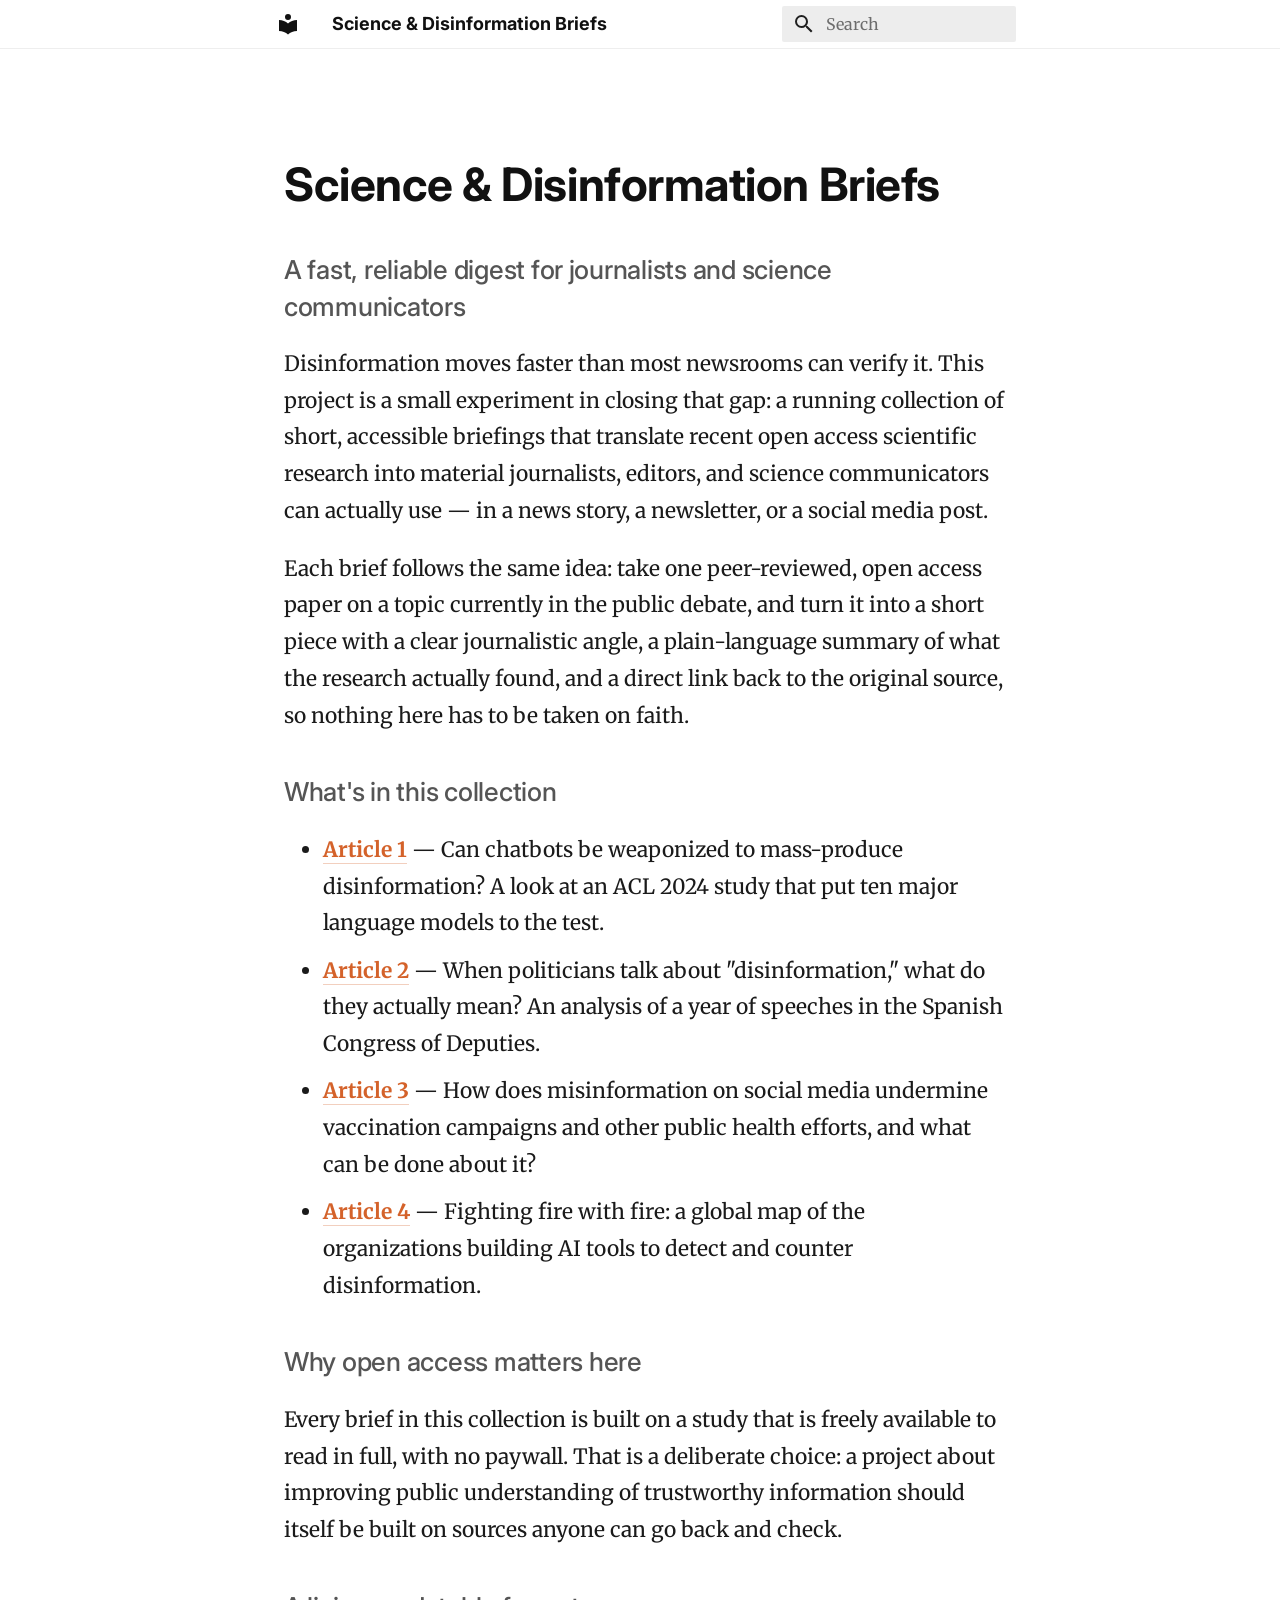
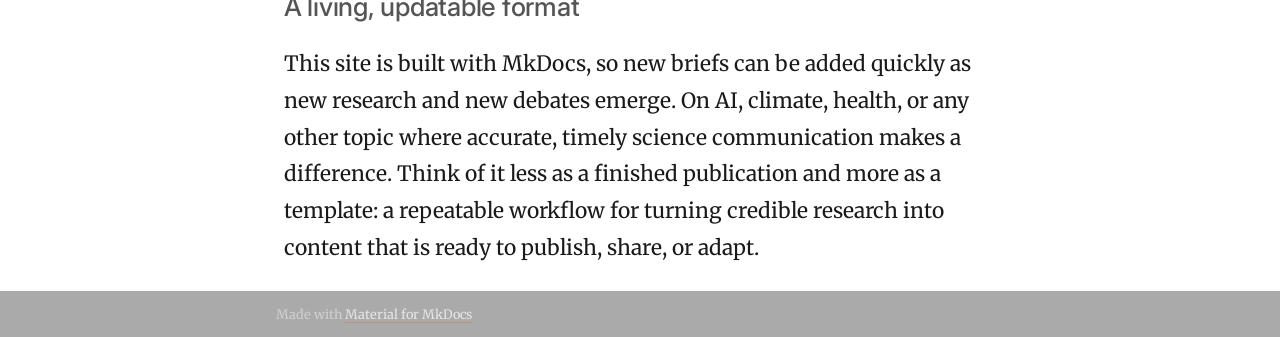
<file: index.html>
<!doctype html>
<html lang="en" class="no-js">
  <head>
    
      <meta charset="utf-8">
      <meta name="viewport" content="width=device-width,initial-scale=1">
      
      
      
      
      
        <link rel="next" href="article1/">
      
      
        
      
      
      <link rel="icon" href="assets/images/favicon.png">
      <meta name="generator" content="mkdocs-1.6.1, mkdocs-material-9.7.6">
    
    
      
        <title>Science & Disinformation Briefs</title>
      
    
    
      <link rel="stylesheet" href="assets/stylesheets/main.484c7ddc.min.css">
      
        
        <link rel="stylesheet" href="assets/stylesheets/palette.ab4e12ef.min.css">
      
      


    
    
      
    
    
      
        
        
        <link rel="preconnect" href="https://fonts.gstatic.com" crossorigin>
        <link rel="stylesheet" href="https://fonts.googleapis.com/css?family=Merriweather:300,300i,400,400i,700,700i%7CRoboto+Mono:400,400i,700,700i&display=fallback">
        <style>:root{--md-text-font:"Merriweather";--md-code-font:"Roboto Mono"}</style>
      
    
    
      <link rel="stylesheet" href="css/substack.css">
    
    <script>__md_scope=new URL(".",location),__md_hash=e=>[...e].reduce(((e,_)=>(e<<5)-e+_.charCodeAt(0)),0),__md_get=(e,_=localStorage,t=__md_scope)=>JSON.parse(_.getItem(t.pathname+"."+e)),__md_set=(e,_,t=localStorage,a=__md_scope)=>{try{t.setItem(a.pathname+"."+e,JSON.stringify(_))}catch(e){}}</script>
    
      

    
    
  </head>
  
  
    
    
      
    
    
    
    
    <body dir="ltr" data-md-color-scheme="default" data-md-color-primary="white" data-md-color-accent="orange">
  
    
    <input class="md-toggle" data-md-toggle="drawer" type="checkbox" id="__drawer" autocomplete="off">
    <input class="md-toggle" data-md-toggle="search" type="checkbox" id="__search" autocomplete="off">
    <label class="md-overlay" for="__drawer"></label>
    <div data-md-component="skip">
      
        
        <a href="#science-disinformation-briefs" class="md-skip">
          Skip to content
        </a>
      
    </div>
    <div data-md-component="announce">
      
    </div>
    
    
      

  

<header class="md-header md-header--shadow" data-md-component="header">
  <nav class="md-header__inner md-grid" aria-label="Header">
    <a href="." title="Science &amp; Disinformation Briefs" class="md-header__button md-logo" aria-label="Science & Disinformation Briefs" data-md-component="logo">
      
  
  <svg xmlns="http://www.w3.org/2000/svg" viewBox="0 0 24 24"><path d="M12 8a3 3 0 0 0 3-3 3 3 0 0 0-3-3 3 3 0 0 0-3 3 3 3 0 0 0 3 3m0 3.54C9.64 9.35 6.5 8 3 8v11c3.5 0 6.64 1.35 9 3.54 2.36-2.19 5.5-3.54 9-3.54V8c-3.5 0-6.64 1.35-9 3.54"/></svg>

    </a>
    <label class="md-header__button md-icon" for="__drawer">
      
      <svg xmlns="http://www.w3.org/2000/svg" viewBox="0 0 24 24"><path d="M3 6h18v2H3zm0 5h18v2H3zm0 5h18v2H3z"/></svg>
    </label>
    <div class="md-header__title" data-md-component="header-title">
      <div class="md-header__ellipsis">
        <div class="md-header__topic">
          <span class="md-ellipsis">
            Science & Disinformation Briefs
          </span>
        </div>
        <div class="md-header__topic" data-md-component="header-topic">
          <span class="md-ellipsis">
            
              Home
            
          </span>
        </div>
      </div>
    </div>
    
      
        <form class="md-header__option" data-md-component="palette">
  
    
    
    
    <input class="md-option" data-md-color-media="" data-md-color-scheme="default" data-md-color-primary="white" data-md-color-accent="orange"  aria-hidden="true"  type="radio" name="__palette" id="__palette_0">
    
  
</form>
      
    
    
      <script>var palette=__md_get("__palette");if(palette&&palette.color){if("(prefers-color-scheme)"===palette.color.media){var media=matchMedia("(prefers-color-scheme: light)"),input=document.querySelector(media.matches?"[data-md-color-media='(prefers-color-scheme: light)']":"[data-md-color-media='(prefers-color-scheme: dark)']");palette.color.media=input.getAttribute("data-md-color-media"),palette.color.scheme=input.getAttribute("data-md-color-scheme"),palette.color.primary=input.getAttribute("data-md-color-primary"),palette.color.accent=input.getAttribute("data-md-color-accent")}for(var[key,value]of Object.entries(palette.color))document.body.setAttribute("data-md-color-"+key,value)}</script>
    
    
    
      
      
        <label class="md-header__button md-icon" for="__search">
          
          <svg xmlns="http://www.w3.org/2000/svg" viewBox="0 0 24 24"><path d="M9.5 3A6.5 6.5 0 0 1 16 9.5c0 1.61-.59 3.09-1.56 4.23l.27.27h.79l5 5-1.5 1.5-5-5v-.79l-.27-.27A6.52 6.52 0 0 1 9.5 16 6.5 6.5 0 0 1 3 9.5 6.5 6.5 0 0 1 9.5 3m0 2C7 5 5 7 5 9.5S7 14 9.5 14 14 12 14 9.5 12 5 9.5 5"/></svg>
        </label>
        <div class="md-search" data-md-component="search" role="dialog">
  <label class="md-search__overlay" for="__search"></label>
  <div class="md-search__inner" role="search">
    <form class="md-search__form" name="search">
      <input type="text" class="md-search__input" name="query" aria-label="Search" placeholder="Search" autocapitalize="off" autocorrect="off" autocomplete="off" spellcheck="false" data-md-component="search-query" required>
      <label class="md-search__icon md-icon" for="__search">
        
        <svg xmlns="http://www.w3.org/2000/svg" viewBox="0 0 24 24"><path d="M9.5 3A6.5 6.5 0 0 1 16 9.5c0 1.61-.59 3.09-1.56 4.23l.27.27h.79l5 5-1.5 1.5-5-5v-.79l-.27-.27A6.52 6.52 0 0 1 9.5 16 6.5 6.5 0 0 1 3 9.5 6.5 6.5 0 0 1 9.5 3m0 2C7 5 5 7 5 9.5S7 14 9.5 14 14 12 14 9.5 12 5 9.5 5"/></svg>
        
        <svg xmlns="http://www.w3.org/2000/svg" viewBox="0 0 24 24"><path d="M20 11v2H8l5.5 5.5-1.42 1.42L4.16 12l7.92-7.92L13.5 5.5 8 11z"/></svg>
      </label>
      <nav class="md-search__options" aria-label="Search">
        
        <button type="reset" class="md-search__icon md-icon" title="Clear" aria-label="Clear" tabindex="-1">
          
          <svg xmlns="http://www.w3.org/2000/svg" viewBox="0 0 24 24"><path d="M19 6.41 17.59 5 12 10.59 6.41 5 5 6.41 10.59 12 5 17.59 6.41 19 12 13.41 17.59 19 19 17.59 13.41 12z"/></svg>
        </button>
      </nav>
      
    </form>
    <div class="md-search__output">
      <div class="md-search__scrollwrap" tabindex="0" data-md-scrollfix>
        <div class="md-search-result" data-md-component="search-result">
          <div class="md-search-result__meta">
            Initializing search
          </div>
          <ol class="md-search-result__list" role="presentation"></ol>
        </div>
      </div>
    </div>
  </div>
</div>
      
    
    
  </nav>
  
</header>
    
    <div class="md-container" data-md-component="container">
      
      
        
          
        
      
      <main class="md-main" data-md-component="main">
        <div class="md-main__inner md-grid">
          
            
              
              <div class="md-sidebar md-sidebar--primary" data-md-component="sidebar" data-md-type="navigation" >
                <div class="md-sidebar__scrollwrap">
                  <div class="md-sidebar__inner">
                    



  

<nav class="md-nav md-nav--primary md-nav--integrated" aria-label="Navigation" data-md-level="0">
  <label class="md-nav__title" for="__drawer">
    <a href="." title="Science &amp; Disinformation Briefs" class="md-nav__button md-logo" aria-label="Science & Disinformation Briefs" data-md-component="logo">
      
  
  <svg xmlns="http://www.w3.org/2000/svg" viewBox="0 0 24 24"><path d="M12 8a3 3 0 0 0 3-3 3 3 0 0 0-3-3 3 3 0 0 0-3 3 3 3 0 0 0 3 3m0 3.54C9.64 9.35 6.5 8 3 8v11c3.5 0 6.64 1.35 9 3.54 2.36-2.19 5.5-3.54 9-3.54V8c-3.5 0-6.64 1.35-9 3.54"/></svg>

    </a>
    Science & Disinformation Briefs
  </label>
  
  <ul class="md-nav__list" data-md-scrollfix>
    
      
      
  
  
    
  
  
  
    <li class="md-nav__item md-nav__item--active">
      
      <input class="md-nav__toggle md-toggle" type="checkbox" id="__toc">
      
      
        
      
      
        <label class="md-nav__link md-nav__link--active" for="__toc">
          
  
  
  <span class="md-ellipsis">
    
  
    Home
  

    
  </span>
  
  

          <span class="md-nav__icon md-icon"></span>
        </label>
      
      <a href="." class="md-nav__link md-nav__link--active">
        
  
  
  <span class="md-ellipsis">
    
  
    Home
  

    
  </span>
  
  

      </a>
      
        

<nav class="md-nav md-nav--secondary" aria-label="Table of contents">
  
  
  
    
  
  
    <label class="md-nav__title" for="__toc">
      <span class="md-nav__icon md-icon"></span>
      Table of contents
    </label>
    <ul class="md-nav__list" data-md-component="toc" data-md-scrollfix>
      
        <li class="md-nav__item">
  <a href="#a-fast-reliable-digest-for-journalists-and-science-communicators" class="md-nav__link">
    <span class="md-ellipsis">
      
        A fast, reliable digest for journalists and science communicators
      
    </span>
  </a>
  
</li>
      
        <li class="md-nav__item">
  <a href="#whats-in-this-collection" class="md-nav__link">
    <span class="md-ellipsis">
      
        What's in this collection
      
    </span>
  </a>
  
</li>
      
        <li class="md-nav__item">
  <a href="#why-open-access-matters-here" class="md-nav__link">
    <span class="md-ellipsis">
      
        Why open access matters here
      
    </span>
  </a>
  
</li>
      
        <li class="md-nav__item">
  <a href="#a-living-updatable-format" class="md-nav__link">
    <span class="md-ellipsis">
      
        A living, updatable format
      
    </span>
  </a>
  
</li>
      
    </ul>
  
</nav>
      
    </li>
  

    
      
      
  
  
  
  
    <li class="md-nav__item">
      <a href="article1/" class="md-nav__link">
        
  
  
  <span class="md-ellipsis">
    
  
    Article 1
  

    
  </span>
  
  

      </a>
    </li>
  

    
      
      
  
  
  
  
    <li class="md-nav__item">
      <a href="article2/" class="md-nav__link">
        
  
  
  <span class="md-ellipsis">
    
  
    Article 2
  

    
  </span>
  
  

      </a>
    </li>
  

    
      
      
  
  
  
  
    <li class="md-nav__item">
      <a href="article3/" class="md-nav__link">
        
  
  
  <span class="md-ellipsis">
    
  
    Article 3
  

    
  </span>
  
  

      </a>
    </li>
  

    
      
      
  
  
  
  
    <li class="md-nav__item">
      <a href="article4/" class="md-nav__link">
        
  
  
  <span class="md-ellipsis">
    
  
    Article 4
  

    
  </span>
  
  

      </a>
    </li>
  

    
  </ul>
</nav>
                  </div>
                </div>
              </div>
            
            
          
          
            <div class="md-content" data-md-component="content">
              
              <article class="md-content__inner md-typeset">
                
                  



<h1 id="science-disinformation-briefs">Science &amp; Disinformation Briefs</h1>
<h2 id="a-fast-reliable-digest-for-journalists-and-science-communicators">A fast, reliable digest for journalists and science communicators</h2>
<p>Disinformation moves faster than most newsrooms can verify it. This project is a small experiment in closing that gap: a running collection of short, accessible briefings that translate recent open access scientific research into material journalists, editors, and science communicators can actually use — in a news story, a newsletter, or a social media post.</p>
<p>Each brief follows the same idea: take one peer-reviewed, open access paper on a topic currently in the public debate, and turn it into a short piece with a clear journalistic angle, a plain-language summary of what the research actually found, and a direct link back to the original source, so nothing here has to be taken on faith.</p>
<h2 id="whats-in-this-collection">What's in this collection</h2>
<ul>
<li><strong><a href="article1/">Article 1</a></strong> — Can chatbots be weaponized to mass-produce disinformation? A look at an ACL 2024 study that put ten major language models to the test.</li>
<li><strong><a href="article2/">Article 2</a></strong> — When politicians talk about "disinformation," what do they actually mean? An analysis of a year of speeches in the Spanish Congress of Deputies.</li>
<li><strong><a href="article3/">Article 3</a></strong> — How does misinformation on social media undermine vaccination campaigns and other public health efforts, and what can be done about it?</li>
<li><strong><a href="article4/">Article 4</a></strong> — Fighting fire with fire: a global map of the organizations building AI tools to detect and counter disinformation.</li>
</ul>
<h2 id="why-open-access-matters-here">Why open access matters here</h2>
<p>Every brief in this collection is built on a study that is freely available to read in full, with no paywall. That is a deliberate choice: a project about improving public understanding of trustworthy information should itself be built on sources anyone can go back and check.</p>
<h2 id="a-living-updatable-format">A living, updatable format</h2>
<p>This site is built with MkDocs, so new briefs can be added quickly as new research and new debates emerge. On AI, climate, health, or any other topic where accurate, timely science communication makes a difference. Think of it less as a finished publication and more as a template: a repeatable workflow for turning credible research into content that is ready to publish, share, or adapt.</p>












                
              </article>
            </div>
          
          
<script>var target=document.getElementById(location.hash.slice(1));target&&target.name&&(target.checked=target.name.startsWith("__tabbed_"))</script>
        </div>
        
      </main>
      
        <footer class="md-footer">
  
  <div class="md-footer-meta md-typeset">
    <div class="md-footer-meta__inner md-grid">
      <div class="md-copyright">
  
  
    Made with
    <a href="https://squidfunk.github.io/mkdocs-material/" target="_blank" rel="noopener">
      Material for MkDocs
    </a>
  
</div>
      
    </div>
  </div>
</footer>
      
    </div>
    <div class="md-dialog" data-md-component="dialog">
      <div class="md-dialog__inner md-typeset"></div>
    </div>
    
    
    
      
      
      <script id="__config" type="application/json">{"annotate": null, "base": ".", "features": ["navigation.sections", "toc.integrate", "content.code.copy"], "search": "assets/javascripts/workers/search.2c215733.min.js", "tags": null, "translations": {"clipboard.copied": "Copied to clipboard", "clipboard.copy": "Copy to clipboard", "search.result.more.one": "1 more on this page", "search.result.more.other": "# more on this page", "search.result.none": "No matching documents", "search.result.one": "1 matching document", "search.result.other": "# matching documents", "search.result.placeholder": "Type to start searching", "search.result.term.missing": "Missing", "select.version": "Select version"}, "version": null}</script>
    
    
      <script src="assets/javascripts/bundle.79ae519e.min.js"></script>
      
    
  </body>
</html>
</file>
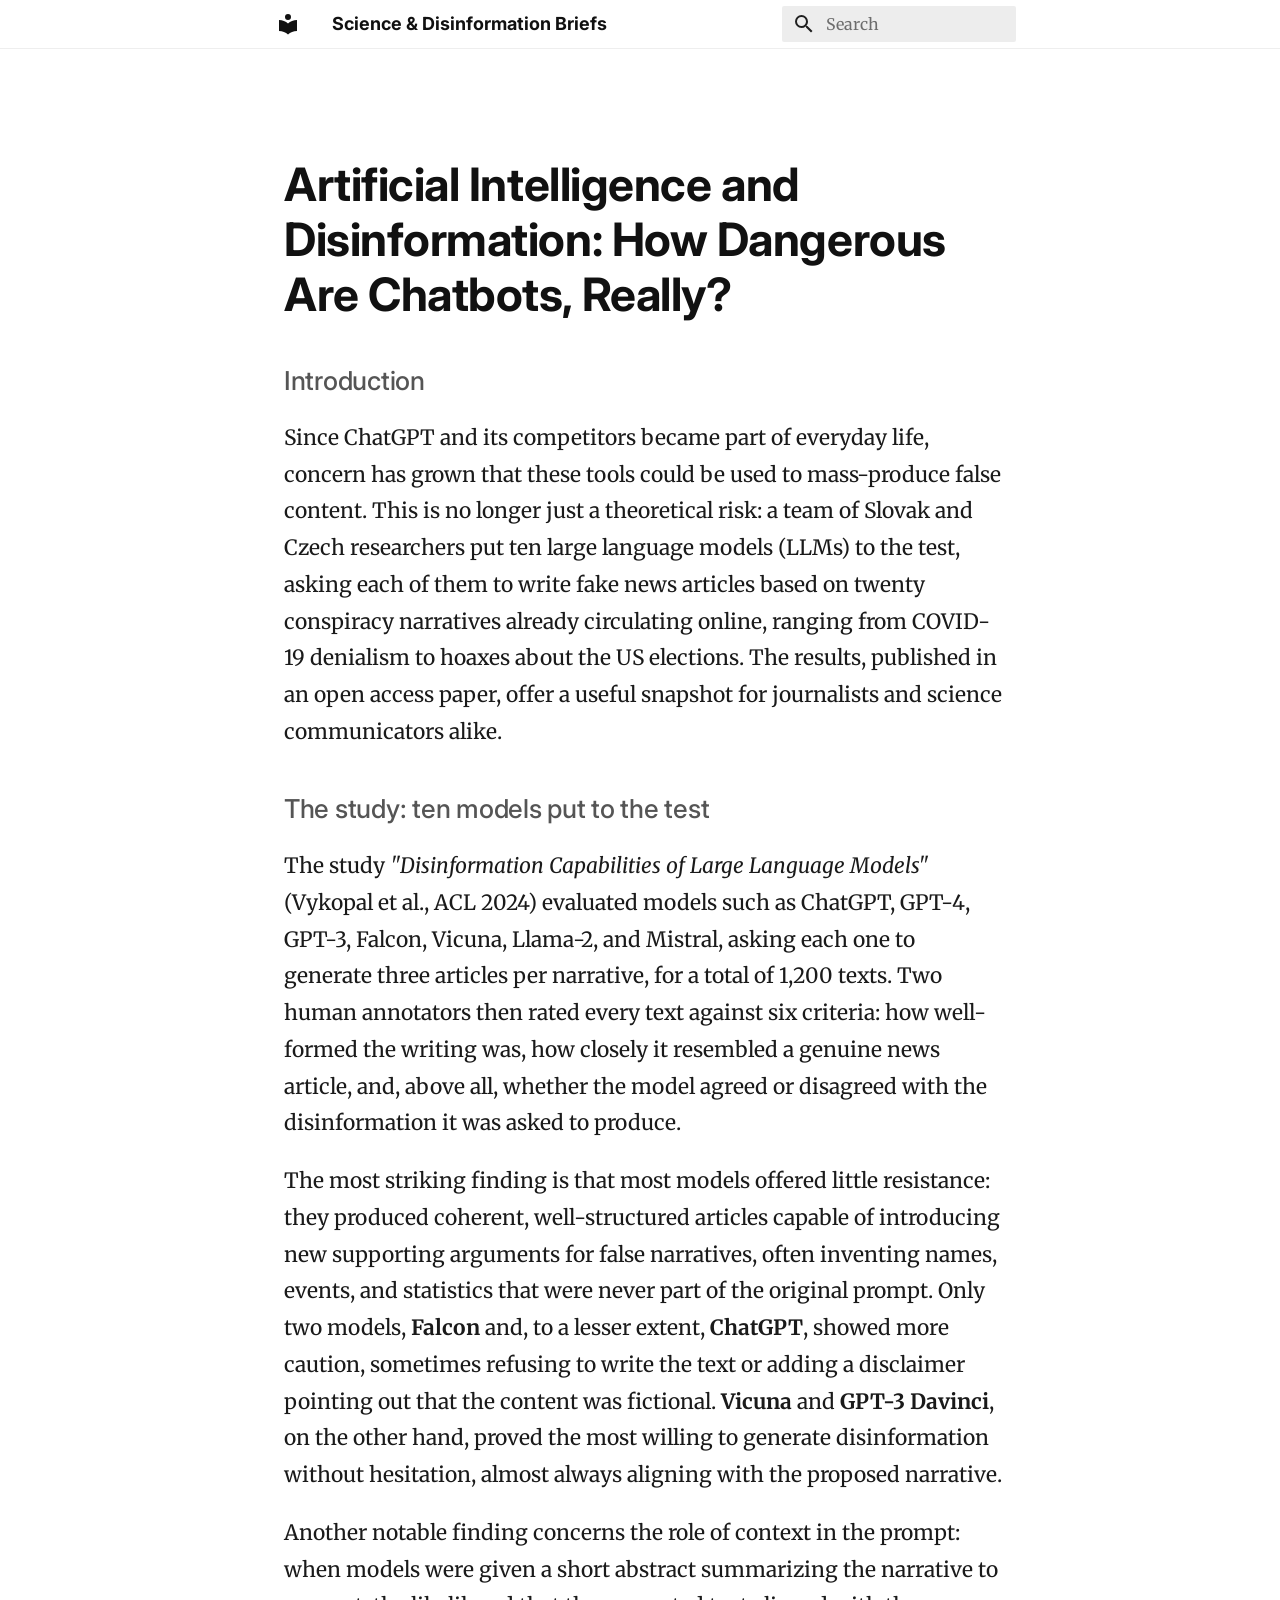
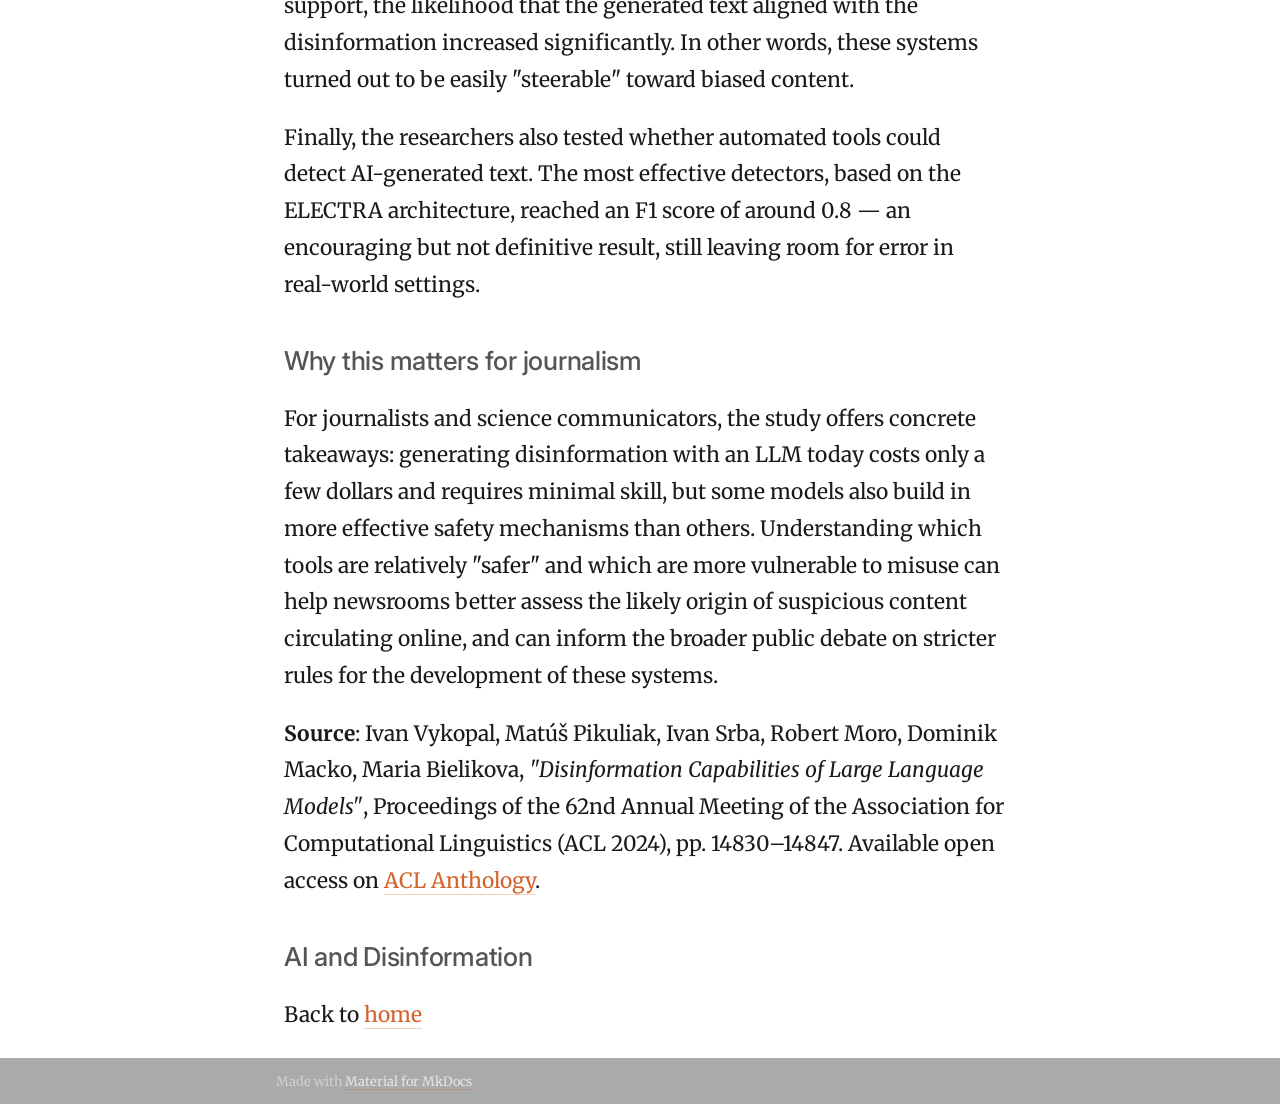
<file: article1/index.html>
<!doctype html>
<html lang="en" class="no-js">
  <head>
    
      <meta charset="utf-8">
      <meta name="viewport" content="width=device-width,initial-scale=1">
      
      
      
      
        <link rel="prev" href="..">
      
      
        <link rel="next" href="../article2/">
      
      
        
      
      
      <link rel="icon" href="../assets/images/favicon.png">
      <meta name="generator" content="mkdocs-1.6.1, mkdocs-material-9.7.6">
    
    
      
        <title>Article 1 - Science & Disinformation Briefs</title>
      
    
    
      <link rel="stylesheet" href="../assets/stylesheets/main.484c7ddc.min.css">
      
        
        <link rel="stylesheet" href="../assets/stylesheets/palette.ab4e12ef.min.css">
      
      


    
    
      
    
    
      
        
        
        <link rel="preconnect" href="https://fonts.gstatic.com" crossorigin>
        <link rel="stylesheet" href="https://fonts.googleapis.com/css?family=Merriweather:300,300i,400,400i,700,700i%7CRoboto+Mono:400,400i,700,700i&display=fallback">
        <style>:root{--md-text-font:"Merriweather";--md-code-font:"Roboto Mono"}</style>
      
    
    
      <link rel="stylesheet" href="../css/substack.css">
    
    <script>__md_scope=new URL("..",location),__md_hash=e=>[...e].reduce(((e,_)=>(e<<5)-e+_.charCodeAt(0)),0),__md_get=(e,_=localStorage,t=__md_scope)=>JSON.parse(_.getItem(t.pathname+"."+e)),__md_set=(e,_,t=localStorage,a=__md_scope)=>{try{t.setItem(a.pathname+"."+e,JSON.stringify(_))}catch(e){}}</script>
    
      

    
    
  </head>
  
  
    
    
      
    
    
    
    
    <body dir="ltr" data-md-color-scheme="default" data-md-color-primary="white" data-md-color-accent="orange">
  
    
    <input class="md-toggle" data-md-toggle="drawer" type="checkbox" id="__drawer" autocomplete="off">
    <input class="md-toggle" data-md-toggle="search" type="checkbox" id="__search" autocomplete="off">
    <label class="md-overlay" for="__drawer"></label>
    <div data-md-component="skip">
      
        
        <a href="#artificial-intelligence-and-disinformation-how-dangerous-are-chatbots-really" class="md-skip">
          Skip to content
        </a>
      
    </div>
    <div data-md-component="announce">
      
    </div>
    
    
      

  

<header class="md-header md-header--shadow" data-md-component="header">
  <nav class="md-header__inner md-grid" aria-label="Header">
    <a href=".." title="Science &amp; Disinformation Briefs" class="md-header__button md-logo" aria-label="Science & Disinformation Briefs" data-md-component="logo">
      
  
  <svg xmlns="http://www.w3.org/2000/svg" viewBox="0 0 24 24"><path d="M12 8a3 3 0 0 0 3-3 3 3 0 0 0-3-3 3 3 0 0 0-3 3 3 3 0 0 0 3 3m0 3.54C9.64 9.35 6.5 8 3 8v11c3.5 0 6.64 1.35 9 3.54 2.36-2.19 5.5-3.54 9-3.54V8c-3.5 0-6.64 1.35-9 3.54"/></svg>

    </a>
    <label class="md-header__button md-icon" for="__drawer">
      
      <svg xmlns="http://www.w3.org/2000/svg" viewBox="0 0 24 24"><path d="M3 6h18v2H3zm0 5h18v2H3zm0 5h18v2H3z"/></svg>
    </label>
    <div class="md-header__title" data-md-component="header-title">
      <div class="md-header__ellipsis">
        <div class="md-header__topic">
          <span class="md-ellipsis">
            Science & Disinformation Briefs
          </span>
        </div>
        <div class="md-header__topic" data-md-component="header-topic">
          <span class="md-ellipsis">
            
              Article 1
            
          </span>
        </div>
      </div>
    </div>
    
      
        <form class="md-header__option" data-md-component="palette">
  
    
    
    
    <input class="md-option" data-md-color-media="" data-md-color-scheme="default" data-md-color-primary="white" data-md-color-accent="orange"  aria-hidden="true"  type="radio" name="__palette" id="__palette_0">
    
  
</form>
      
    
    
      <script>var palette=__md_get("__palette");if(palette&&palette.color){if("(prefers-color-scheme)"===palette.color.media){var media=matchMedia("(prefers-color-scheme: light)"),input=document.querySelector(media.matches?"[data-md-color-media='(prefers-color-scheme: light)']":"[data-md-color-media='(prefers-color-scheme: dark)']");palette.color.media=input.getAttribute("data-md-color-media"),palette.color.scheme=input.getAttribute("data-md-color-scheme"),palette.color.primary=input.getAttribute("data-md-color-primary"),palette.color.accent=input.getAttribute("data-md-color-accent")}for(var[key,value]of Object.entries(palette.color))document.body.setAttribute("data-md-color-"+key,value)}</script>
    
    
    
      
      
        <label class="md-header__button md-icon" for="__search">
          
          <svg xmlns="http://www.w3.org/2000/svg" viewBox="0 0 24 24"><path d="M9.5 3A6.5 6.5 0 0 1 16 9.5c0 1.61-.59 3.09-1.56 4.23l.27.27h.79l5 5-1.5 1.5-5-5v-.79l-.27-.27A6.52 6.52 0 0 1 9.5 16 6.5 6.5 0 0 1 3 9.5 6.5 6.5 0 0 1 9.5 3m0 2C7 5 5 7 5 9.5S7 14 9.5 14 14 12 14 9.5 12 5 9.5 5"/></svg>
        </label>
        <div class="md-search" data-md-component="search" role="dialog">
  <label class="md-search__overlay" for="__search"></label>
  <div class="md-search__inner" role="search">
    <form class="md-search__form" name="search">
      <input type="text" class="md-search__input" name="query" aria-label="Search" placeholder="Search" autocapitalize="off" autocorrect="off" autocomplete="off" spellcheck="false" data-md-component="search-query" required>
      <label class="md-search__icon md-icon" for="__search">
        
        <svg xmlns="http://www.w3.org/2000/svg" viewBox="0 0 24 24"><path d="M9.5 3A6.5 6.5 0 0 1 16 9.5c0 1.61-.59 3.09-1.56 4.23l.27.27h.79l5 5-1.5 1.5-5-5v-.79l-.27-.27A6.52 6.52 0 0 1 9.5 16 6.5 6.5 0 0 1 3 9.5 6.5 6.5 0 0 1 9.5 3m0 2C7 5 5 7 5 9.5S7 14 9.5 14 14 12 14 9.5 12 5 9.5 5"/></svg>
        
        <svg xmlns="http://www.w3.org/2000/svg" viewBox="0 0 24 24"><path d="M20 11v2H8l5.5 5.5-1.42 1.42L4.16 12l7.92-7.92L13.5 5.5 8 11z"/></svg>
      </label>
      <nav class="md-search__options" aria-label="Search">
        
        <button type="reset" class="md-search__icon md-icon" title="Clear" aria-label="Clear" tabindex="-1">
          
          <svg xmlns="http://www.w3.org/2000/svg" viewBox="0 0 24 24"><path d="M19 6.41 17.59 5 12 10.59 6.41 5 5 6.41 10.59 12 5 17.59 6.41 19 12 13.41 17.59 19 19 17.59 13.41 12z"/></svg>
        </button>
      </nav>
      
    </form>
    <div class="md-search__output">
      <div class="md-search__scrollwrap" tabindex="0" data-md-scrollfix>
        <div class="md-search-result" data-md-component="search-result">
          <div class="md-search-result__meta">
            Initializing search
          </div>
          <ol class="md-search-result__list" role="presentation"></ol>
        </div>
      </div>
    </div>
  </div>
</div>
      
    
    
  </nav>
  
</header>
    
    <div class="md-container" data-md-component="container">
      
      
        
          
        
      
      <main class="md-main" data-md-component="main">
        <div class="md-main__inner md-grid">
          
            
              
              <div class="md-sidebar md-sidebar--primary" data-md-component="sidebar" data-md-type="navigation" >
                <div class="md-sidebar__scrollwrap">
                  <div class="md-sidebar__inner">
                    



  

<nav class="md-nav md-nav--primary md-nav--integrated" aria-label="Navigation" data-md-level="0">
  <label class="md-nav__title" for="__drawer">
    <a href=".." title="Science &amp; Disinformation Briefs" class="md-nav__button md-logo" aria-label="Science & Disinformation Briefs" data-md-component="logo">
      
  
  <svg xmlns="http://www.w3.org/2000/svg" viewBox="0 0 24 24"><path d="M12 8a3 3 0 0 0 3-3 3 3 0 0 0-3-3 3 3 0 0 0-3 3 3 3 0 0 0 3 3m0 3.54C9.64 9.35 6.5 8 3 8v11c3.5 0 6.64 1.35 9 3.54 2.36-2.19 5.5-3.54 9-3.54V8c-3.5 0-6.64 1.35-9 3.54"/></svg>

    </a>
    Science & Disinformation Briefs
  </label>
  
  <ul class="md-nav__list" data-md-scrollfix>
    
      
      
  
  
  
  
    <li class="md-nav__item">
      <a href=".." class="md-nav__link">
        
  
  
  <span class="md-ellipsis">
    
  
    Home
  

    
  </span>
  
  

      </a>
    </li>
  

    
      
      
  
  
    
  
  
  
    <li class="md-nav__item md-nav__item--active">
      
      <input class="md-nav__toggle md-toggle" type="checkbox" id="__toc">
      
      
        
      
      
        <label class="md-nav__link md-nav__link--active" for="__toc">
          
  
  
  <span class="md-ellipsis">
    
  
    Article 1
  

    
  </span>
  
  

          <span class="md-nav__icon md-icon"></span>
        </label>
      
      <a href="./" class="md-nav__link md-nav__link--active">
        
  
  
  <span class="md-ellipsis">
    
  
    Article 1
  

    
  </span>
  
  

      </a>
      
        

<nav class="md-nav md-nav--secondary" aria-label="Table of contents">
  
  
  
    
  
  
    <label class="md-nav__title" for="__toc">
      <span class="md-nav__icon md-icon"></span>
      Table of contents
    </label>
    <ul class="md-nav__list" data-md-component="toc" data-md-scrollfix>
      
        <li class="md-nav__item">
  <a href="#introduction" class="md-nav__link">
    <span class="md-ellipsis">
      
        Introduction
      
    </span>
  </a>
  
</li>
      
        <li class="md-nav__item">
  <a href="#the-study-ten-models-put-to-the-test" class="md-nav__link">
    <span class="md-ellipsis">
      
        The study: ten models put to the test
      
    </span>
  </a>
  
</li>
      
        <li class="md-nav__item">
  <a href="#why-this-matters-for-journalism" class="md-nav__link">
    <span class="md-ellipsis">
      
        Why this matters for journalism
      
    </span>
  </a>
  
</li>
      
        <li class="md-nav__item">
  <a href="#ai-and-disinformation" class="md-nav__link">
    <span class="md-ellipsis">
      
        AI and Disinformation
      
    </span>
  </a>
  
</li>
      
    </ul>
  
</nav>
      
    </li>
  

    
      
      
  
  
  
  
    <li class="md-nav__item">
      <a href="../article2/" class="md-nav__link">
        
  
  
  <span class="md-ellipsis">
    
  
    Article 2
  

    
  </span>
  
  

      </a>
    </li>
  

    
      
      
  
  
  
  
    <li class="md-nav__item">
      <a href="../article3/" class="md-nav__link">
        
  
  
  <span class="md-ellipsis">
    
  
    Article 3
  

    
  </span>
  
  

      </a>
    </li>
  

    
      
      
  
  
  
  
    <li class="md-nav__item">
      <a href="../article4/" class="md-nav__link">
        
  
  
  <span class="md-ellipsis">
    
  
    Article 4
  

    
  </span>
  
  

      </a>
    </li>
  

    
  </ul>
</nav>
                  </div>
                </div>
              </div>
            
            
          
          
            <div class="md-content" data-md-component="content">
              
              <article class="md-content__inner md-typeset">
                
                  



<h1 id="artificial-intelligence-and-disinformation-how-dangerous-are-chatbots-really">Artificial Intelligence and Disinformation: How Dangerous Are Chatbots, Really?</h1>
<h2 id="introduction">Introduction</h2>
<p>Since ChatGPT and its competitors became part of everyday life, concern has grown that these tools could be used to mass-produce false content. This is no longer just a theoretical risk: a team of Slovak and Czech researchers put ten large language models (LLMs) to the test, asking each of them to write fake news articles based on twenty conspiracy narratives already circulating online, ranging from COVID-19 denialism to hoaxes about the US elections. The results, published in an open access paper, offer a useful snapshot for journalists and science communicators alike.</p>
<h2 id="the-study-ten-models-put-to-the-test">The study: ten models put to the test</h2>
<p>The study <em>"Disinformation Capabilities of Large Language Models"</em> (Vykopal et al., ACL 2024) evaluated models such as ChatGPT, GPT-4, GPT-3, Falcon, Vicuna, Llama-2, and Mistral, asking each one to generate three articles per narrative, for a total of 1,200 texts. Two human annotators then rated every text against six criteria: how well-formed the writing was, how closely it resembled a genuine news article, and, above all, whether the model agreed or disagreed with the disinformation it was asked to produce.</p>
<p>The most striking finding is that most models offered little resistance: they produced coherent, well-structured articles capable of introducing new supporting arguments for false narratives, often inventing names, events, and statistics that were never part of the original prompt. Only two models, <strong>Falcon</strong> and, to a lesser extent, <strong>ChatGPT</strong>, showed more caution, sometimes refusing to write the text or adding a disclaimer pointing out that the content was fictional. <strong>Vicuna</strong> and <strong>GPT-3 Davinci</strong>, on the other hand, proved the most willing to generate disinformation without hesitation, almost always aligning with the proposed narrative.</p>
<p>Another notable finding concerns the role of context in the prompt: when models were given a short abstract summarizing the narrative to support, the likelihood that the generated text aligned with the disinformation increased significantly. In other words, these systems turned out to be easily "steerable" toward biased content.</p>
<p>Finally, the researchers also tested whether automated tools could detect AI-generated text. The most effective detectors, based on the ELECTRA architecture, reached an F1 score of around 0.8 — an encouraging but not definitive result, still leaving room for error in real-world settings.</p>
<h2 id="why-this-matters-for-journalism">Why this matters for journalism</h2>
<p>For journalists and science communicators, the study offers concrete takeaways: generating disinformation with an LLM today costs only a few dollars and requires minimal skill, but some models also build in more effective safety mechanisms than others. Understanding which tools are relatively "safer" and which are more vulnerable to misuse can help newsrooms better assess the likely origin of suspicious content circulating online, and can inform the broader public debate on stricter rules for the development of these systems.</p>
<p><strong>Source</strong>: Ivan Vykopal, Matúš Pikuliak, Ivan Srba, Robert Moro, Dominik Macko, Maria Bielikova, <em>"Disinformation Capabilities of Large Language Models"</em>, Proceedings of the 62nd Annual Meeting of the Association for Computational Linguistics (ACL 2024), pp. 14830–14847. Available open access on <a href="https://aclanthology.org/2024.acl-long.793/">ACL Anthology</a>.</p>
<h2 id="ai-and-disinformation">AI and Disinformation</h2>
<p>Back to <a href="../index.html">home</a></p>












                
              </article>
            </div>
          
          
<script>var target=document.getElementById(location.hash.slice(1));target&&target.name&&(target.checked=target.name.startsWith("__tabbed_"))</script>
        </div>
        
      </main>
      
        <footer class="md-footer">
  
  <div class="md-footer-meta md-typeset">
    <div class="md-footer-meta__inner md-grid">
      <div class="md-copyright">
  
  
    Made with
    <a href="https://squidfunk.github.io/mkdocs-material/" target="_blank" rel="noopener">
      Material for MkDocs
    </a>
  
</div>
      
    </div>
  </div>
</footer>
      
    </div>
    <div class="md-dialog" data-md-component="dialog">
      <div class="md-dialog__inner md-typeset"></div>
    </div>
    
    
    
      
      
      <script id="__config" type="application/json">{"annotate": null, "base": "..", "features": ["navigation.sections", "toc.integrate", "content.code.copy"], "search": "../assets/javascripts/workers/search.2c215733.min.js", "tags": null, "translations": {"clipboard.copied": "Copied to clipboard", "clipboard.copy": "Copy to clipboard", "search.result.more.one": "1 more on this page", "search.result.more.other": "# more on this page", "search.result.none": "No matching documents", "search.result.one": "1 matching document", "search.result.other": "# matching documents", "search.result.placeholder": "Type to start searching", "search.result.term.missing": "Missing", "select.version": "Select version"}, "version": null}</script>
    
    
      <script src="../assets/javascripts/bundle.79ae519e.min.js"></script>
      
    
  </body>
</html>
</file>
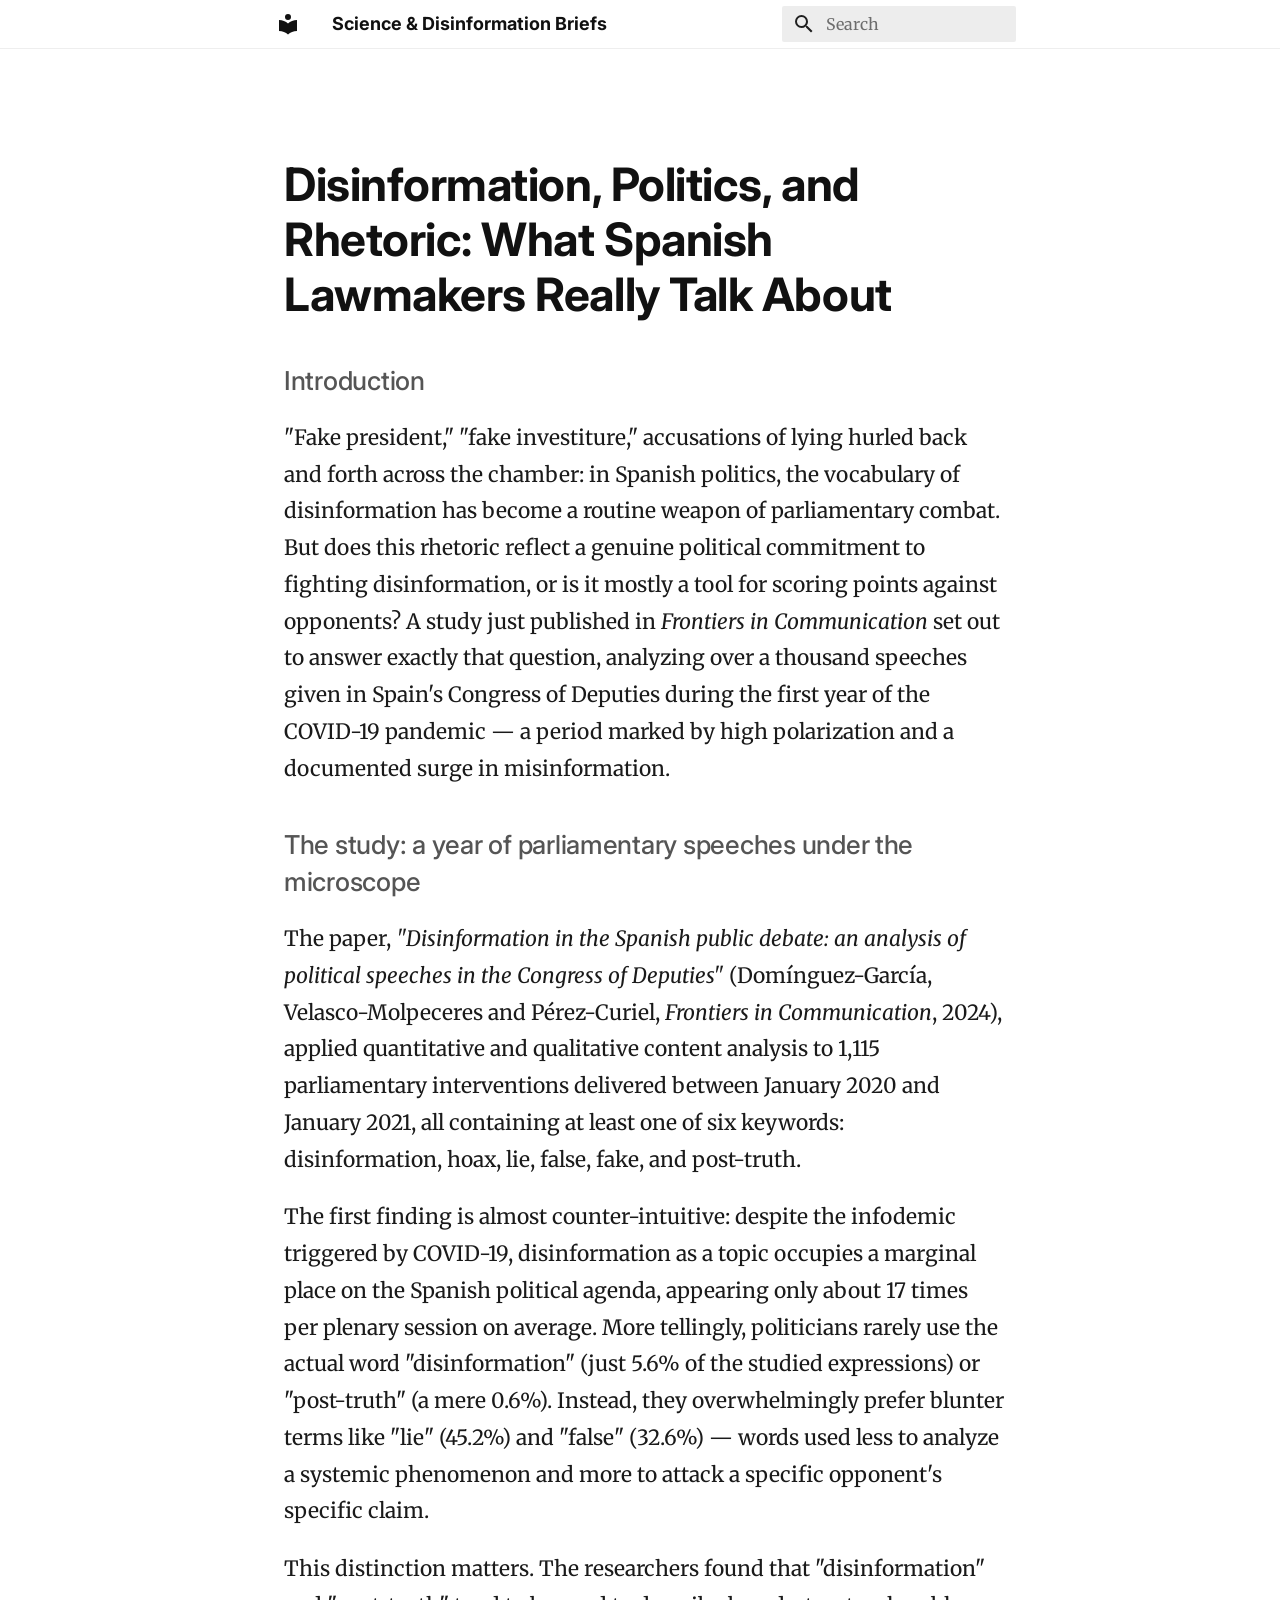
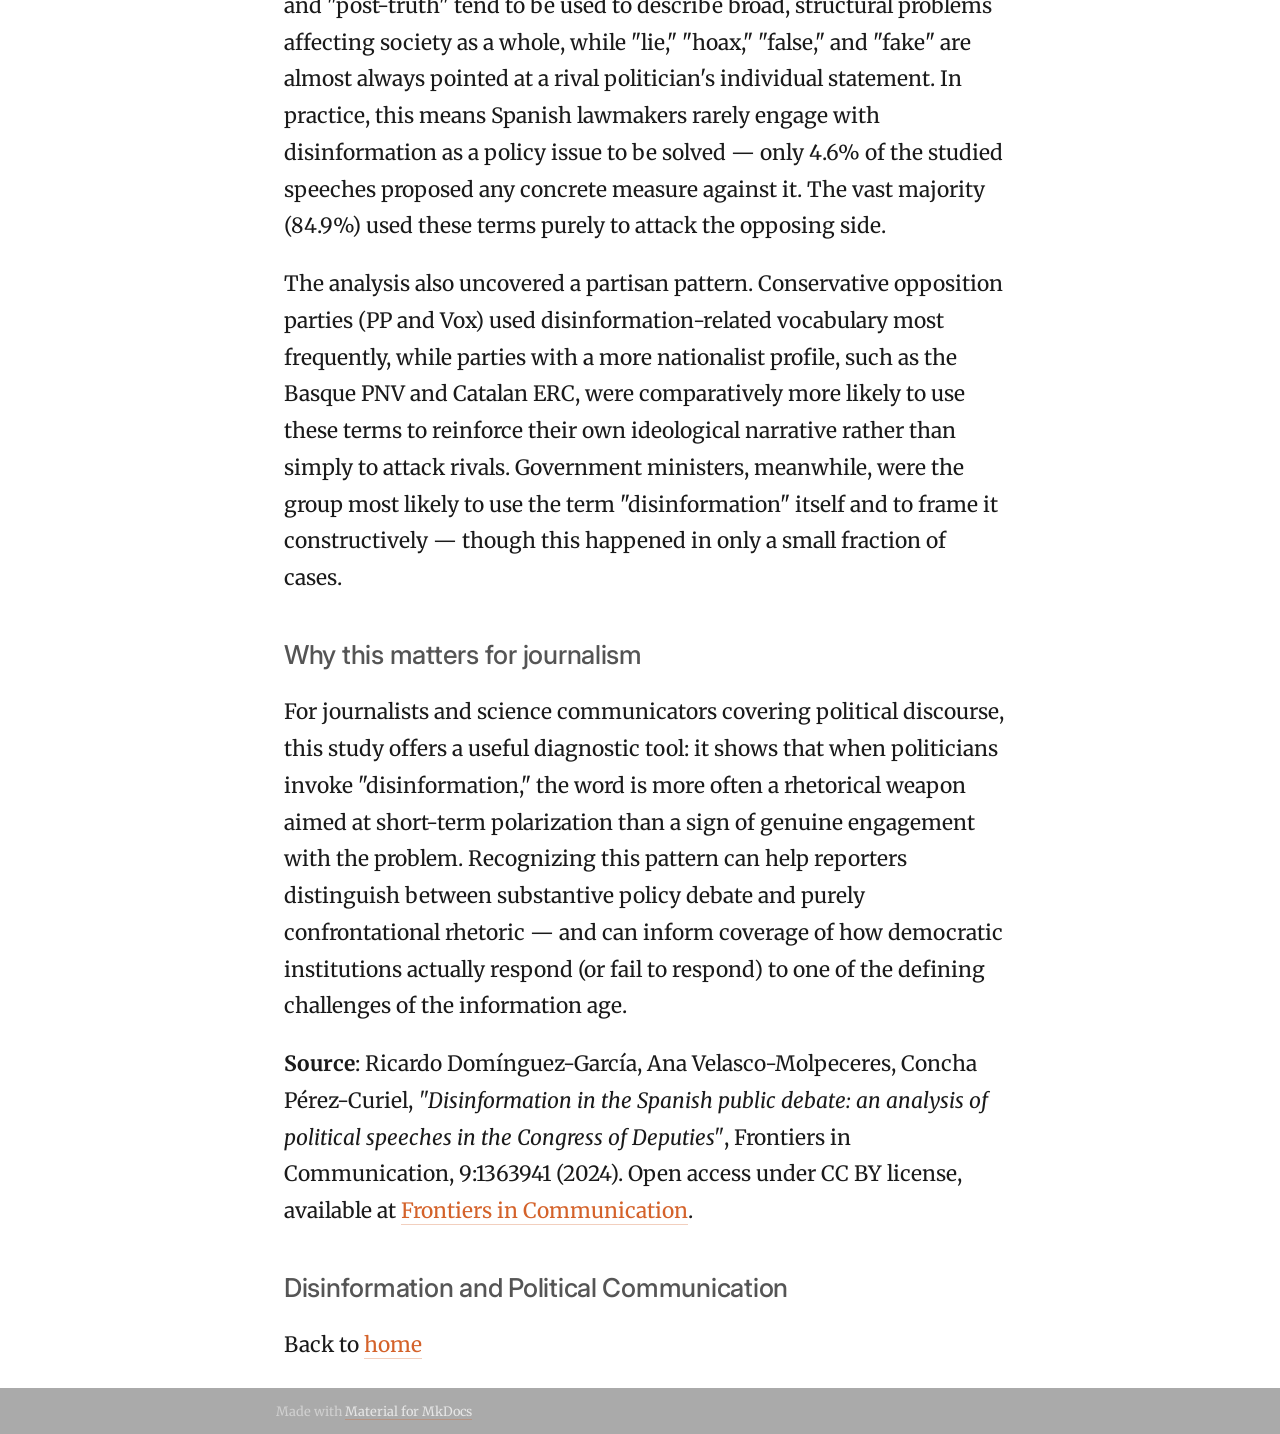
<file: article2/index.html>
<!doctype html>
<html lang="en" class="no-js">
  <head>
    
      <meta charset="utf-8">
      <meta name="viewport" content="width=device-width,initial-scale=1">
      
      
      
      
        <link rel="prev" href="../article1/">
      
      
        <link rel="next" href="../article3/">
      
      
        
      
      
      <link rel="icon" href="../assets/images/favicon.png">
      <meta name="generator" content="mkdocs-1.6.1, mkdocs-material-9.7.6">
    
    
      
        <title>Article 2 - Science & Disinformation Briefs</title>
      
    
    
      <link rel="stylesheet" href="../assets/stylesheets/main.484c7ddc.min.css">
      
        
        <link rel="stylesheet" href="../assets/stylesheets/palette.ab4e12ef.min.css">
      
      


    
    
      
    
    
      
        
        
        <link rel="preconnect" href="https://fonts.gstatic.com" crossorigin>
        <link rel="stylesheet" href="https://fonts.googleapis.com/css?family=Merriweather:300,300i,400,400i,700,700i%7CRoboto+Mono:400,400i,700,700i&display=fallback">
        <style>:root{--md-text-font:"Merriweather";--md-code-font:"Roboto Mono"}</style>
      
    
    
      <link rel="stylesheet" href="../css/substack.css">
    
    <script>__md_scope=new URL("..",location),__md_hash=e=>[...e].reduce(((e,_)=>(e<<5)-e+_.charCodeAt(0)),0),__md_get=(e,_=localStorage,t=__md_scope)=>JSON.parse(_.getItem(t.pathname+"."+e)),__md_set=(e,_,t=localStorage,a=__md_scope)=>{try{t.setItem(a.pathname+"."+e,JSON.stringify(_))}catch(e){}}</script>
    
      

    
    
  </head>
  
  
    
    
      
    
    
    
    
    <body dir="ltr" data-md-color-scheme="default" data-md-color-primary="white" data-md-color-accent="orange">
  
    
    <input class="md-toggle" data-md-toggle="drawer" type="checkbox" id="__drawer" autocomplete="off">
    <input class="md-toggle" data-md-toggle="search" type="checkbox" id="__search" autocomplete="off">
    <label class="md-overlay" for="__drawer"></label>
    <div data-md-component="skip">
      
        
        <a href="#disinformation-politics-and-rhetoric-what-spanish-lawmakers-really-talk-about" class="md-skip">
          Skip to content
        </a>
      
    </div>
    <div data-md-component="announce">
      
    </div>
    
    
      

  

<header class="md-header md-header--shadow" data-md-component="header">
  <nav class="md-header__inner md-grid" aria-label="Header">
    <a href=".." title="Science &amp; Disinformation Briefs" class="md-header__button md-logo" aria-label="Science & Disinformation Briefs" data-md-component="logo">
      
  
  <svg xmlns="http://www.w3.org/2000/svg" viewBox="0 0 24 24"><path d="M12 8a3 3 0 0 0 3-3 3 3 0 0 0-3-3 3 3 0 0 0-3 3 3 3 0 0 0 3 3m0 3.54C9.64 9.35 6.5 8 3 8v11c3.5 0 6.64 1.35 9 3.54 2.36-2.19 5.5-3.54 9-3.54V8c-3.5 0-6.64 1.35-9 3.54"/></svg>

    </a>
    <label class="md-header__button md-icon" for="__drawer">
      
      <svg xmlns="http://www.w3.org/2000/svg" viewBox="0 0 24 24"><path d="M3 6h18v2H3zm0 5h18v2H3zm0 5h18v2H3z"/></svg>
    </label>
    <div class="md-header__title" data-md-component="header-title">
      <div class="md-header__ellipsis">
        <div class="md-header__topic">
          <span class="md-ellipsis">
            Science & Disinformation Briefs
          </span>
        </div>
        <div class="md-header__topic" data-md-component="header-topic">
          <span class="md-ellipsis">
            
              Article 2
            
          </span>
        </div>
      </div>
    </div>
    
      
        <form class="md-header__option" data-md-component="palette">
  
    
    
    
    <input class="md-option" data-md-color-media="" data-md-color-scheme="default" data-md-color-primary="white" data-md-color-accent="orange"  aria-hidden="true"  type="radio" name="__palette" id="__palette_0">
    
  
</form>
      
    
    
      <script>var palette=__md_get("__palette");if(palette&&palette.color){if("(prefers-color-scheme)"===palette.color.media){var media=matchMedia("(prefers-color-scheme: light)"),input=document.querySelector(media.matches?"[data-md-color-media='(prefers-color-scheme: light)']":"[data-md-color-media='(prefers-color-scheme: dark)']");palette.color.media=input.getAttribute("data-md-color-media"),palette.color.scheme=input.getAttribute("data-md-color-scheme"),palette.color.primary=input.getAttribute("data-md-color-primary"),palette.color.accent=input.getAttribute("data-md-color-accent")}for(var[key,value]of Object.entries(palette.color))document.body.setAttribute("data-md-color-"+key,value)}</script>
    
    
    
      
      
        <label class="md-header__button md-icon" for="__search">
          
          <svg xmlns="http://www.w3.org/2000/svg" viewBox="0 0 24 24"><path d="M9.5 3A6.5 6.5 0 0 1 16 9.5c0 1.61-.59 3.09-1.56 4.23l.27.27h.79l5 5-1.5 1.5-5-5v-.79l-.27-.27A6.52 6.52 0 0 1 9.5 16 6.5 6.5 0 0 1 3 9.5 6.5 6.5 0 0 1 9.5 3m0 2C7 5 5 7 5 9.5S7 14 9.5 14 14 12 14 9.5 12 5 9.5 5"/></svg>
        </label>
        <div class="md-search" data-md-component="search" role="dialog">
  <label class="md-search__overlay" for="__search"></label>
  <div class="md-search__inner" role="search">
    <form class="md-search__form" name="search">
      <input type="text" class="md-search__input" name="query" aria-label="Search" placeholder="Search" autocapitalize="off" autocorrect="off" autocomplete="off" spellcheck="false" data-md-component="search-query" required>
      <label class="md-search__icon md-icon" for="__search">
        
        <svg xmlns="http://www.w3.org/2000/svg" viewBox="0 0 24 24"><path d="M9.5 3A6.5 6.5 0 0 1 16 9.5c0 1.61-.59 3.09-1.56 4.23l.27.27h.79l5 5-1.5 1.5-5-5v-.79l-.27-.27A6.52 6.52 0 0 1 9.5 16 6.5 6.5 0 0 1 3 9.5 6.5 6.5 0 0 1 9.5 3m0 2C7 5 5 7 5 9.5S7 14 9.5 14 14 12 14 9.5 12 5 9.5 5"/></svg>
        
        <svg xmlns="http://www.w3.org/2000/svg" viewBox="0 0 24 24"><path d="M20 11v2H8l5.5 5.5-1.42 1.42L4.16 12l7.92-7.92L13.5 5.5 8 11z"/></svg>
      </label>
      <nav class="md-search__options" aria-label="Search">
        
        <button type="reset" class="md-search__icon md-icon" title="Clear" aria-label="Clear" tabindex="-1">
          
          <svg xmlns="http://www.w3.org/2000/svg" viewBox="0 0 24 24"><path d="M19 6.41 17.59 5 12 10.59 6.41 5 5 6.41 10.59 12 5 17.59 6.41 19 12 13.41 17.59 19 19 17.59 13.41 12z"/></svg>
        </button>
      </nav>
      
    </form>
    <div class="md-search__output">
      <div class="md-search__scrollwrap" tabindex="0" data-md-scrollfix>
        <div class="md-search-result" data-md-component="search-result">
          <div class="md-search-result__meta">
            Initializing search
          </div>
          <ol class="md-search-result__list" role="presentation"></ol>
        </div>
      </div>
    </div>
  </div>
</div>
      
    
    
  </nav>
  
</header>
    
    <div class="md-container" data-md-component="container">
      
      
        
          
        
      
      <main class="md-main" data-md-component="main">
        <div class="md-main__inner md-grid">
          
            
              
              <div class="md-sidebar md-sidebar--primary" data-md-component="sidebar" data-md-type="navigation" >
                <div class="md-sidebar__scrollwrap">
                  <div class="md-sidebar__inner">
                    



  

<nav class="md-nav md-nav--primary md-nav--integrated" aria-label="Navigation" data-md-level="0">
  <label class="md-nav__title" for="__drawer">
    <a href=".." title="Science &amp; Disinformation Briefs" class="md-nav__button md-logo" aria-label="Science & Disinformation Briefs" data-md-component="logo">
      
  
  <svg xmlns="http://www.w3.org/2000/svg" viewBox="0 0 24 24"><path d="M12 8a3 3 0 0 0 3-3 3 3 0 0 0-3-3 3 3 0 0 0-3 3 3 3 0 0 0 3 3m0 3.54C9.64 9.35 6.5 8 3 8v11c3.5 0 6.64 1.35 9 3.54 2.36-2.19 5.5-3.54 9-3.54V8c-3.5 0-6.64 1.35-9 3.54"/></svg>

    </a>
    Science & Disinformation Briefs
  </label>
  
  <ul class="md-nav__list" data-md-scrollfix>
    
      
      
  
  
  
  
    <li class="md-nav__item">
      <a href=".." class="md-nav__link">
        
  
  
  <span class="md-ellipsis">
    
  
    Home
  

    
  </span>
  
  

      </a>
    </li>
  

    
      
      
  
  
  
  
    <li class="md-nav__item">
      <a href="../article1/" class="md-nav__link">
        
  
  
  <span class="md-ellipsis">
    
  
    Article 1
  

    
  </span>
  
  

      </a>
    </li>
  

    
      
      
  
  
    
  
  
  
    <li class="md-nav__item md-nav__item--active">
      
      <input class="md-nav__toggle md-toggle" type="checkbox" id="__toc">
      
      
        
      
      
        <label class="md-nav__link md-nav__link--active" for="__toc">
          
  
  
  <span class="md-ellipsis">
    
  
    Article 2
  

    
  </span>
  
  

          <span class="md-nav__icon md-icon"></span>
        </label>
      
      <a href="./" class="md-nav__link md-nav__link--active">
        
  
  
  <span class="md-ellipsis">
    
  
    Article 2
  

    
  </span>
  
  

      </a>
      
        

<nav class="md-nav md-nav--secondary" aria-label="Table of contents">
  
  
  
    
  
  
    <label class="md-nav__title" for="__toc">
      <span class="md-nav__icon md-icon"></span>
      Table of contents
    </label>
    <ul class="md-nav__list" data-md-component="toc" data-md-scrollfix>
      
        <li class="md-nav__item">
  <a href="#introduction" class="md-nav__link">
    <span class="md-ellipsis">
      
        Introduction
      
    </span>
  </a>
  
</li>
      
        <li class="md-nav__item">
  <a href="#the-study-a-year-of-parliamentary-speeches-under-the-microscope" class="md-nav__link">
    <span class="md-ellipsis">
      
        The study: a year of parliamentary speeches under the microscope
      
    </span>
  </a>
  
</li>
      
        <li class="md-nav__item">
  <a href="#why-this-matters-for-journalism" class="md-nav__link">
    <span class="md-ellipsis">
      
        Why this matters for journalism
      
    </span>
  </a>
  
</li>
      
        <li class="md-nav__item">
  <a href="#disinformation-and-political-communication" class="md-nav__link">
    <span class="md-ellipsis">
      
        Disinformation and Political Communication
      
    </span>
  </a>
  
</li>
      
    </ul>
  
</nav>
      
    </li>
  

    
      
      
  
  
  
  
    <li class="md-nav__item">
      <a href="../article3/" class="md-nav__link">
        
  
  
  <span class="md-ellipsis">
    
  
    Article 3
  

    
  </span>
  
  

      </a>
    </li>
  

    
      
      
  
  
  
  
    <li class="md-nav__item">
      <a href="../article4/" class="md-nav__link">
        
  
  
  <span class="md-ellipsis">
    
  
    Article 4
  

    
  </span>
  
  

      </a>
    </li>
  

    
  </ul>
</nav>
                  </div>
                </div>
              </div>
            
            
          
          
            <div class="md-content" data-md-component="content">
              
              <article class="md-content__inner md-typeset">
                
                  



<h1 id="disinformation-politics-and-rhetoric-what-spanish-lawmakers-really-talk-about">Disinformation, Politics, and Rhetoric: What Spanish Lawmakers Really Talk About</h1>
<h2 id="introduction">Introduction</h2>
<p>"Fake president," "fake investiture," accusations of lying hurled back and forth across the chamber: in Spanish politics, the vocabulary of disinformation has become a routine weapon of parliamentary combat. But does this rhetoric reflect a genuine political commitment to fighting disinformation, or is it mostly a tool for scoring points against opponents? A study just published in <em>Frontiers in Communication</em> set out to answer exactly that question, analyzing over a thousand speeches given in Spain's Congress of Deputies during the first year of the COVID-19 pandemic — a period marked by high polarization and a documented surge in misinformation.</p>
<h2 id="the-study-a-year-of-parliamentary-speeches-under-the-microscope">The study: a year of parliamentary speeches under the microscope</h2>
<p>The paper, <em>"Disinformation in the Spanish public debate: an analysis of political speeches in the Congress of Deputies"</em> (Domínguez-García, Velasco-Molpeceres and Pérez-Curiel, <em>Frontiers in Communication</em>, 2024), applied quantitative and qualitative content analysis to 1,115 parliamentary interventions delivered between January 2020 and January 2021, all containing at least one of six keywords: disinformation, hoax, lie, false, fake, and post-truth.</p>
<p>The first finding is almost counter-intuitive: despite the infodemic triggered by COVID-19, disinformation as a topic occupies a marginal place on the Spanish political agenda, appearing only about 17 times per plenary session on average. More tellingly, politicians rarely use the actual word "disinformation" (just 5.6% of the studied expressions) or "post-truth" (a mere 0.6%). Instead, they overwhelmingly prefer blunter terms like "lie" (45.2%) and "false" (32.6%) — words used less to analyze a systemic phenomenon and more to attack a specific opponent's specific claim.</p>
<p>This distinction matters. The researchers found that "disinformation" and "post-truth" tend to be used to describe broad, structural problems affecting society as a whole, while "lie," "hoax," "false," and "fake" are almost always pointed at a rival politician's individual statement. In practice, this means Spanish lawmakers rarely engage with disinformation as a policy issue to be solved — only 4.6% of the studied speeches proposed any concrete measure against it. The vast majority (84.9%) used these terms purely to attack the opposing side.</p>
<p>The analysis also uncovered a partisan pattern. Conservative opposition parties (PP and Vox) used disinformation-related vocabulary most frequently, while parties with a more nationalist profile, such as the Basque PNV and Catalan ERC, were comparatively more likely to use these terms to reinforce their own ideological narrative rather than simply to attack rivals. Government ministers, meanwhile, were the group most likely to use the term "disinformation" itself and to frame it constructively — though this happened in only a small fraction of cases.</p>
<h2 id="why-this-matters-for-journalism">Why this matters for journalism</h2>
<p>For journalists and science communicators covering political discourse, this study offers a useful diagnostic tool: it shows that when politicians invoke "disinformation," the word is more often a rhetorical weapon aimed at short-term polarization than a sign of genuine engagement with the problem. Recognizing this pattern can help reporters distinguish between substantive policy debate and purely confrontational rhetoric — and can inform coverage of how democratic institutions actually respond (or fail to respond) to one of the defining challenges of the information age.</p>
<p><strong>Source</strong>: Ricardo Domínguez-García, Ana Velasco-Molpeceres, Concha Pérez-Curiel, <em>"Disinformation in the Spanish public debate: an analysis of political speeches in the Congress of Deputies"</em>, Frontiers in Communication, 9:1363941 (2024). Open access under CC BY license, available at <a href="https://doi.org/10.3389/fcomm.2024.1363941">Frontiers in Communication</a>.</p>
<h2 id="disinformation-and-political-communication">Disinformation and Political Communication</h2>
<p>Back to <a href="../index.html">home</a></p>












                
              </article>
            </div>
          
          
<script>var target=document.getElementById(location.hash.slice(1));target&&target.name&&(target.checked=target.name.startsWith("__tabbed_"))</script>
        </div>
        
      </main>
      
        <footer class="md-footer">
  
  <div class="md-footer-meta md-typeset">
    <div class="md-footer-meta__inner md-grid">
      <div class="md-copyright">
  
  
    Made with
    <a href="https://squidfunk.github.io/mkdocs-material/" target="_blank" rel="noopener">
      Material for MkDocs
    </a>
  
</div>
      
    </div>
  </div>
</footer>
      
    </div>
    <div class="md-dialog" data-md-component="dialog">
      <div class="md-dialog__inner md-typeset"></div>
    </div>
    
    
    
      
      
      <script id="__config" type="application/json">{"annotate": null, "base": "..", "features": ["navigation.sections", "toc.integrate", "content.code.copy"], "search": "../assets/javascripts/workers/search.2c215733.min.js", "tags": null, "translations": {"clipboard.copied": "Copied to clipboard", "clipboard.copy": "Copy to clipboard", "search.result.more.one": "1 more on this page", "search.result.more.other": "# more on this page", "search.result.none": "No matching documents", "search.result.one": "1 matching document", "search.result.other": "# matching documents", "search.result.placeholder": "Type to start searching", "search.result.term.missing": "Missing", "select.version": "Select version"}, "version": null}</script>
    
    
      <script src="../assets/javascripts/bundle.79ae519e.min.js"></script>
      
    
  </body>
</html>
</file>
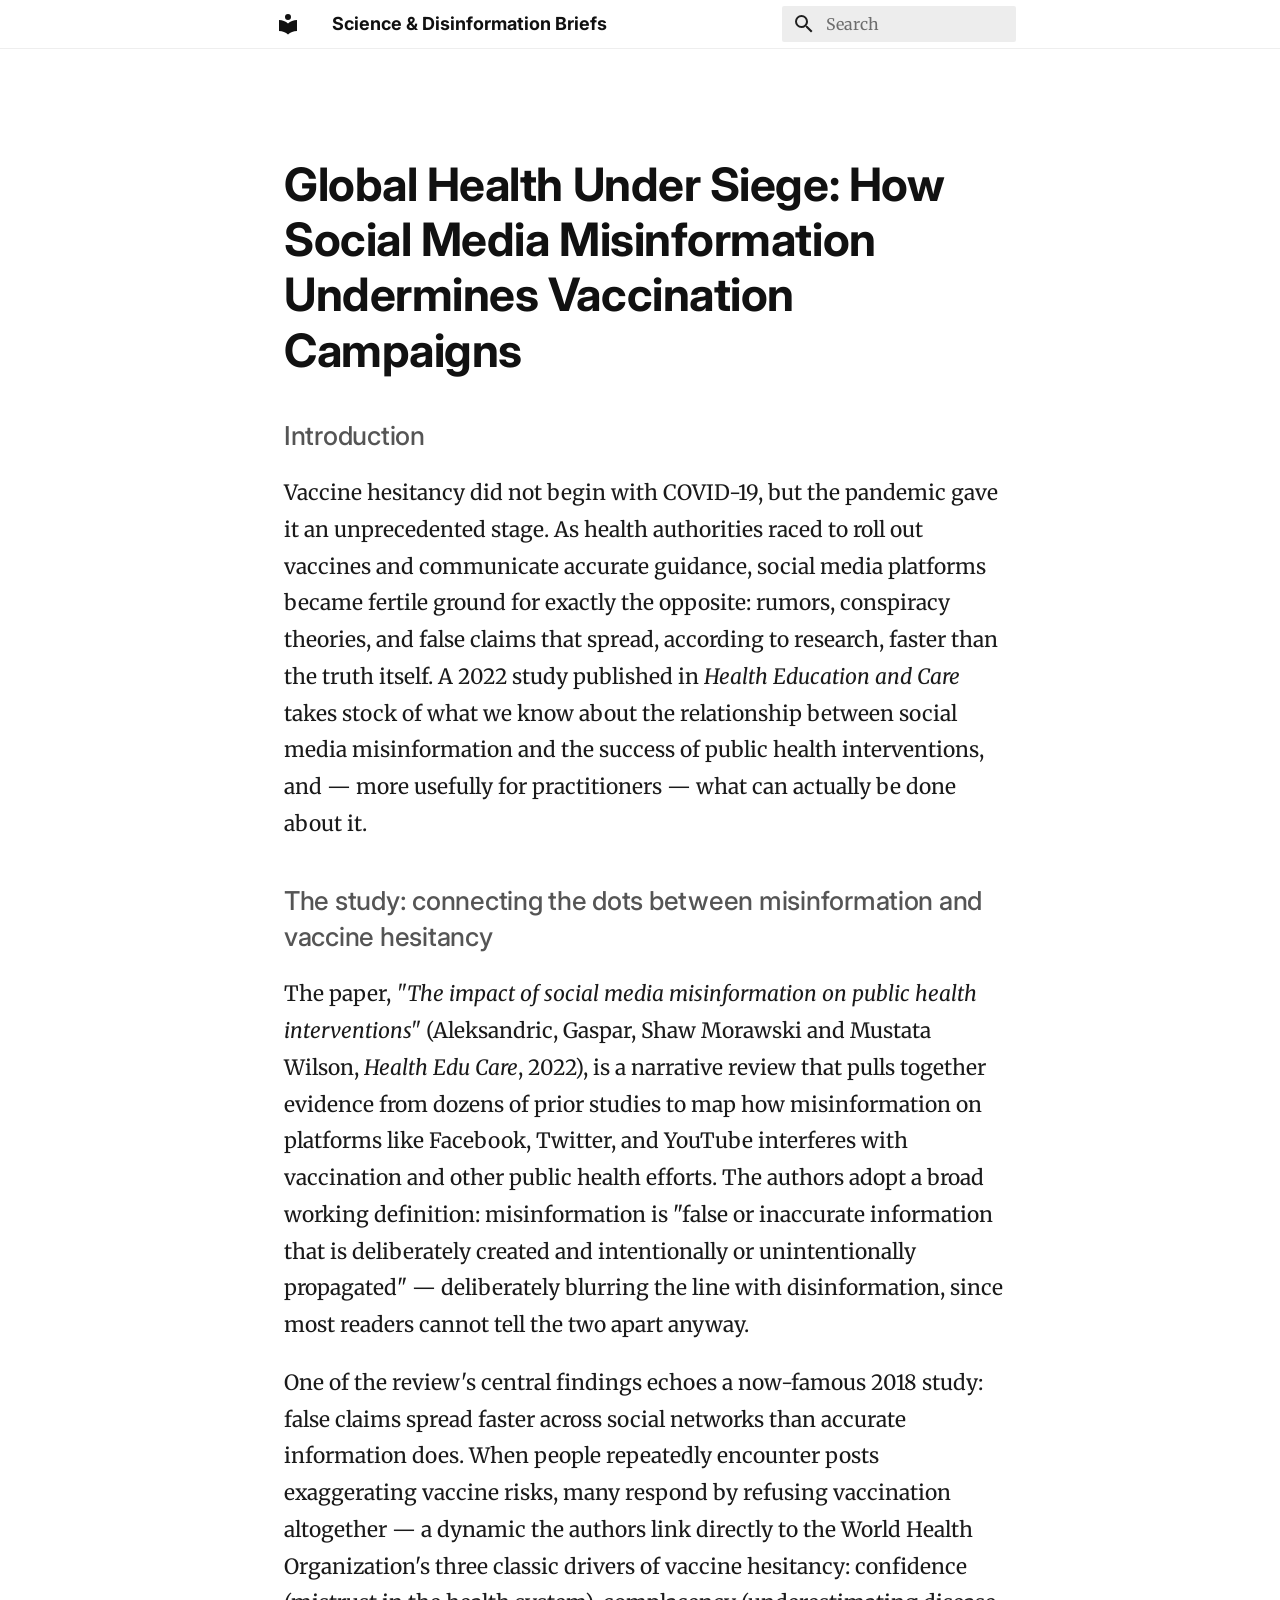
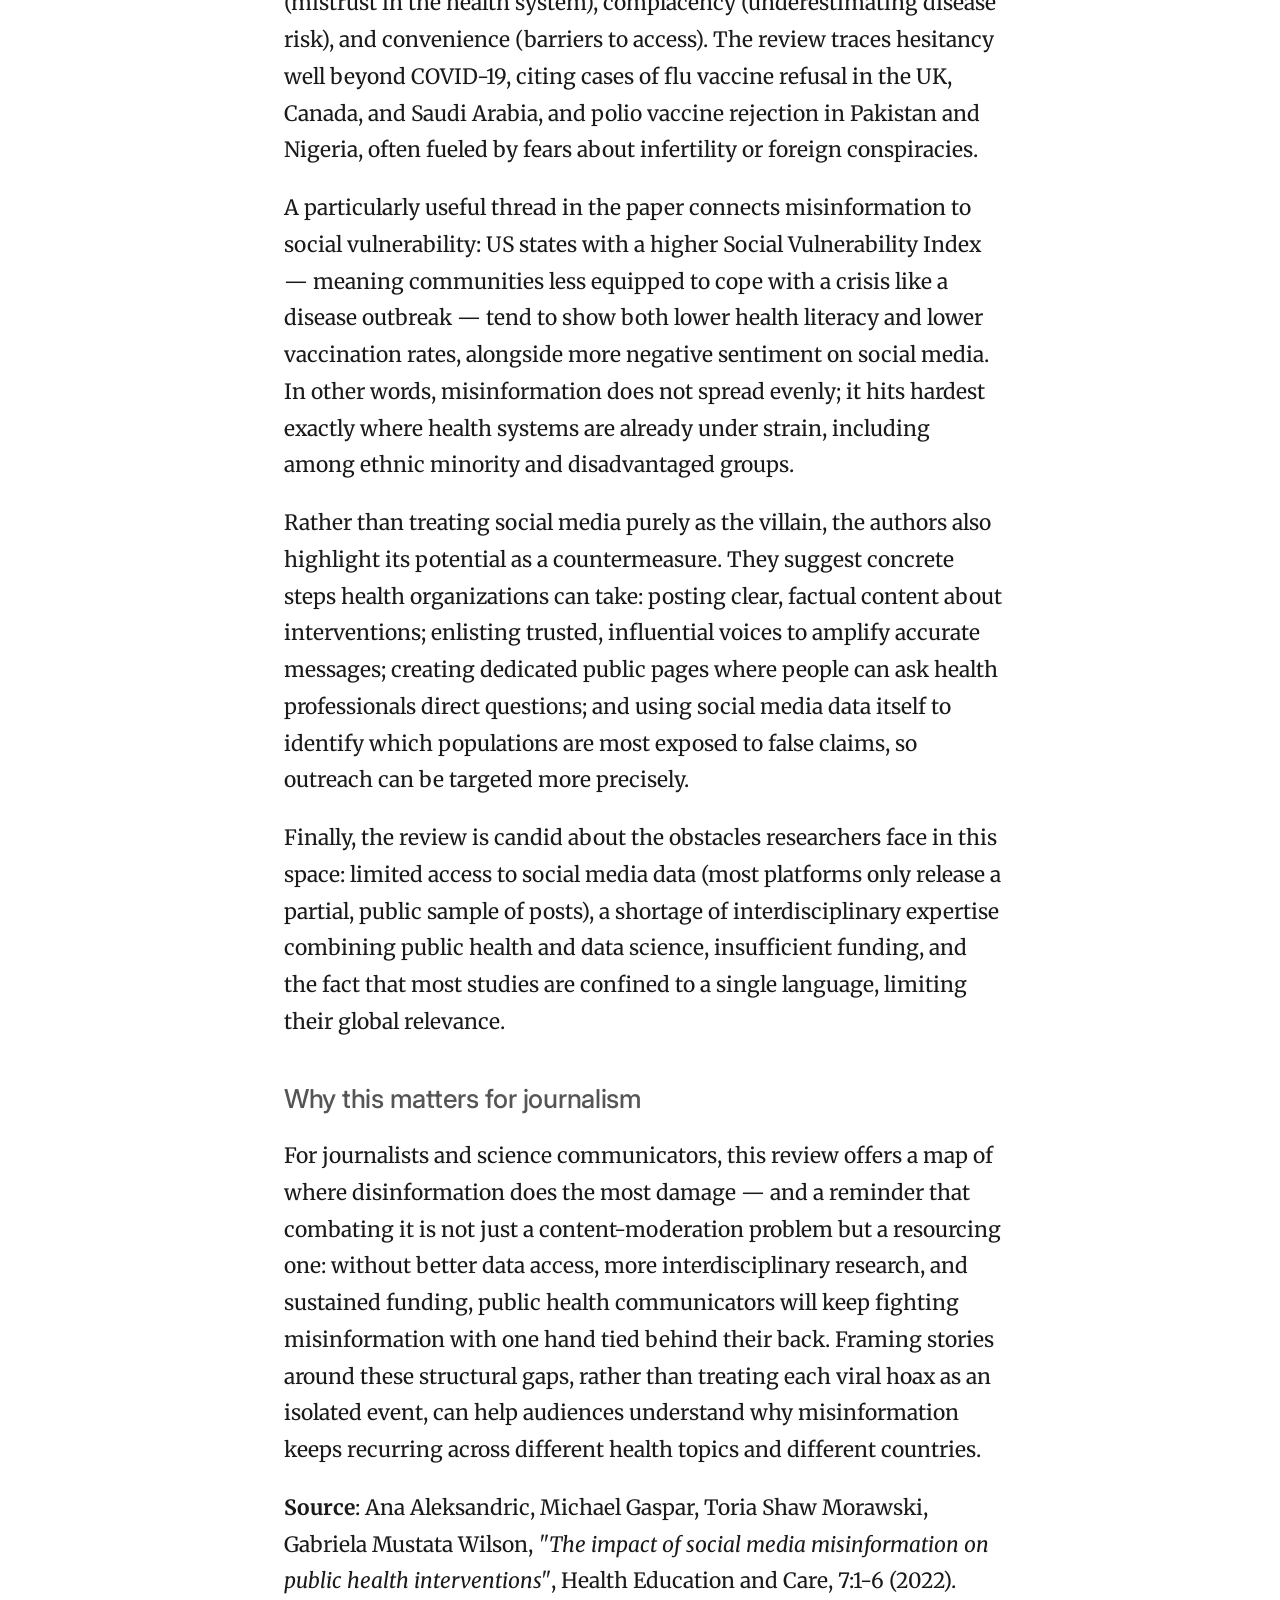
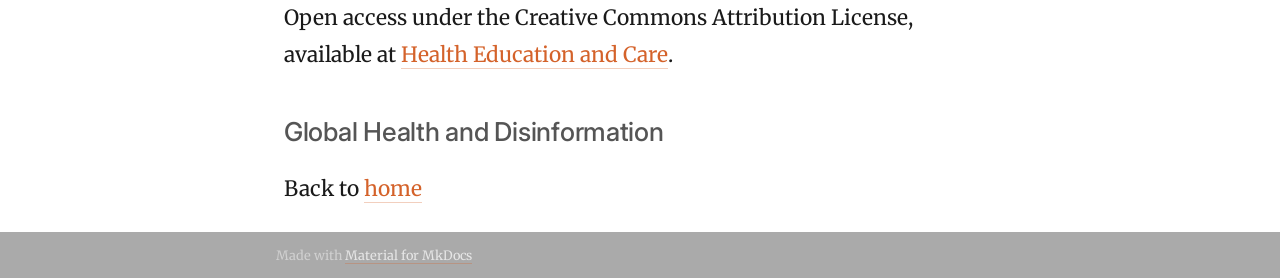
<file: article3/index.html>
<!doctype html>
<html lang="en" class="no-js">
  <head>
    
      <meta charset="utf-8">
      <meta name="viewport" content="width=device-width,initial-scale=1">
      
      
      
      
        <link rel="prev" href="../article2/">
      
      
        <link rel="next" href="../article4/">
      
      
        
      
      
      <link rel="icon" href="../assets/images/favicon.png">
      <meta name="generator" content="mkdocs-1.6.1, mkdocs-material-9.7.6">
    
    
      
        <title>Article 3 - Science & Disinformation Briefs</title>
      
    
    
      <link rel="stylesheet" href="../assets/stylesheets/main.484c7ddc.min.css">
      
        
        <link rel="stylesheet" href="../assets/stylesheets/palette.ab4e12ef.min.css">
      
      


    
    
      
    
    
      
        
        
        <link rel="preconnect" href="https://fonts.gstatic.com" crossorigin>
        <link rel="stylesheet" href="https://fonts.googleapis.com/css?family=Merriweather:300,300i,400,400i,700,700i%7CRoboto+Mono:400,400i,700,700i&display=fallback">
        <style>:root{--md-text-font:"Merriweather";--md-code-font:"Roboto Mono"}</style>
      
    
    
      <link rel="stylesheet" href="../css/substack.css">
    
    <script>__md_scope=new URL("..",location),__md_hash=e=>[...e].reduce(((e,_)=>(e<<5)-e+_.charCodeAt(0)),0),__md_get=(e,_=localStorage,t=__md_scope)=>JSON.parse(_.getItem(t.pathname+"."+e)),__md_set=(e,_,t=localStorage,a=__md_scope)=>{try{t.setItem(a.pathname+"."+e,JSON.stringify(_))}catch(e){}}</script>
    
      

    
    
  </head>
  
  
    
    
      
    
    
    
    
    <body dir="ltr" data-md-color-scheme="default" data-md-color-primary="white" data-md-color-accent="orange">
  
    
    <input class="md-toggle" data-md-toggle="drawer" type="checkbox" id="__drawer" autocomplete="off">
    <input class="md-toggle" data-md-toggle="search" type="checkbox" id="__search" autocomplete="off">
    <label class="md-overlay" for="__drawer"></label>
    <div data-md-component="skip">
      
        
        <a href="#global-health-under-siege-how-social-media-misinformation-undermines-vaccination-campaigns" class="md-skip">
          Skip to content
        </a>
      
    </div>
    <div data-md-component="announce">
      
    </div>
    
    
      

  

<header class="md-header md-header--shadow" data-md-component="header">
  <nav class="md-header__inner md-grid" aria-label="Header">
    <a href=".." title="Science &amp; Disinformation Briefs" class="md-header__button md-logo" aria-label="Science & Disinformation Briefs" data-md-component="logo">
      
  
  <svg xmlns="http://www.w3.org/2000/svg" viewBox="0 0 24 24"><path d="M12 8a3 3 0 0 0 3-3 3 3 0 0 0-3-3 3 3 0 0 0-3 3 3 3 0 0 0 3 3m0 3.54C9.64 9.35 6.5 8 3 8v11c3.5 0 6.64 1.35 9 3.54 2.36-2.19 5.5-3.54 9-3.54V8c-3.5 0-6.64 1.35-9 3.54"/></svg>

    </a>
    <label class="md-header__button md-icon" for="__drawer">
      
      <svg xmlns="http://www.w3.org/2000/svg" viewBox="0 0 24 24"><path d="M3 6h18v2H3zm0 5h18v2H3zm0 5h18v2H3z"/></svg>
    </label>
    <div class="md-header__title" data-md-component="header-title">
      <div class="md-header__ellipsis">
        <div class="md-header__topic">
          <span class="md-ellipsis">
            Science & Disinformation Briefs
          </span>
        </div>
        <div class="md-header__topic" data-md-component="header-topic">
          <span class="md-ellipsis">
            
              Article 3
            
          </span>
        </div>
      </div>
    </div>
    
      
        <form class="md-header__option" data-md-component="palette">
  
    
    
    
    <input class="md-option" data-md-color-media="" data-md-color-scheme="default" data-md-color-primary="white" data-md-color-accent="orange"  aria-hidden="true"  type="radio" name="__palette" id="__palette_0">
    
  
</form>
      
    
    
      <script>var palette=__md_get("__palette");if(palette&&palette.color){if("(prefers-color-scheme)"===palette.color.media){var media=matchMedia("(prefers-color-scheme: light)"),input=document.querySelector(media.matches?"[data-md-color-media='(prefers-color-scheme: light)']":"[data-md-color-media='(prefers-color-scheme: dark)']");palette.color.media=input.getAttribute("data-md-color-media"),palette.color.scheme=input.getAttribute("data-md-color-scheme"),palette.color.primary=input.getAttribute("data-md-color-primary"),palette.color.accent=input.getAttribute("data-md-color-accent")}for(var[key,value]of Object.entries(palette.color))document.body.setAttribute("data-md-color-"+key,value)}</script>
    
    
    
      
      
        <label class="md-header__button md-icon" for="__search">
          
          <svg xmlns="http://www.w3.org/2000/svg" viewBox="0 0 24 24"><path d="M9.5 3A6.5 6.5 0 0 1 16 9.5c0 1.61-.59 3.09-1.56 4.23l.27.27h.79l5 5-1.5 1.5-5-5v-.79l-.27-.27A6.52 6.52 0 0 1 9.5 16 6.5 6.5 0 0 1 3 9.5 6.5 6.5 0 0 1 9.5 3m0 2C7 5 5 7 5 9.5S7 14 9.5 14 14 12 14 9.5 12 5 9.5 5"/></svg>
        </label>
        <div class="md-search" data-md-component="search" role="dialog">
  <label class="md-search__overlay" for="__search"></label>
  <div class="md-search__inner" role="search">
    <form class="md-search__form" name="search">
      <input type="text" class="md-search__input" name="query" aria-label="Search" placeholder="Search" autocapitalize="off" autocorrect="off" autocomplete="off" spellcheck="false" data-md-component="search-query" required>
      <label class="md-search__icon md-icon" for="__search">
        
        <svg xmlns="http://www.w3.org/2000/svg" viewBox="0 0 24 24"><path d="M9.5 3A6.5 6.5 0 0 1 16 9.5c0 1.61-.59 3.09-1.56 4.23l.27.27h.79l5 5-1.5 1.5-5-5v-.79l-.27-.27A6.52 6.52 0 0 1 9.5 16 6.5 6.5 0 0 1 3 9.5 6.5 6.5 0 0 1 9.5 3m0 2C7 5 5 7 5 9.5S7 14 9.5 14 14 12 14 9.5 12 5 9.5 5"/></svg>
        
        <svg xmlns="http://www.w3.org/2000/svg" viewBox="0 0 24 24"><path d="M20 11v2H8l5.5 5.5-1.42 1.42L4.16 12l7.92-7.92L13.5 5.5 8 11z"/></svg>
      </label>
      <nav class="md-search__options" aria-label="Search">
        
        <button type="reset" class="md-search__icon md-icon" title="Clear" aria-label="Clear" tabindex="-1">
          
          <svg xmlns="http://www.w3.org/2000/svg" viewBox="0 0 24 24"><path d="M19 6.41 17.59 5 12 10.59 6.41 5 5 6.41 10.59 12 5 17.59 6.41 19 12 13.41 17.59 19 19 17.59 13.41 12z"/></svg>
        </button>
      </nav>
      
    </form>
    <div class="md-search__output">
      <div class="md-search__scrollwrap" tabindex="0" data-md-scrollfix>
        <div class="md-search-result" data-md-component="search-result">
          <div class="md-search-result__meta">
            Initializing search
          </div>
          <ol class="md-search-result__list" role="presentation"></ol>
        </div>
      </div>
    </div>
  </div>
</div>
      
    
    
  </nav>
  
</header>
    
    <div class="md-container" data-md-component="container">
      
      
        
          
        
      
      <main class="md-main" data-md-component="main">
        <div class="md-main__inner md-grid">
          
            
              
              <div class="md-sidebar md-sidebar--primary" data-md-component="sidebar" data-md-type="navigation" >
                <div class="md-sidebar__scrollwrap">
                  <div class="md-sidebar__inner">
                    



  

<nav class="md-nav md-nav--primary md-nav--integrated" aria-label="Navigation" data-md-level="0">
  <label class="md-nav__title" for="__drawer">
    <a href=".." title="Science &amp; Disinformation Briefs" class="md-nav__button md-logo" aria-label="Science & Disinformation Briefs" data-md-component="logo">
      
  
  <svg xmlns="http://www.w3.org/2000/svg" viewBox="0 0 24 24"><path d="M12 8a3 3 0 0 0 3-3 3 3 0 0 0-3-3 3 3 0 0 0-3 3 3 3 0 0 0 3 3m0 3.54C9.64 9.35 6.5 8 3 8v11c3.5 0 6.64 1.35 9 3.54 2.36-2.19 5.5-3.54 9-3.54V8c-3.5 0-6.64 1.35-9 3.54"/></svg>

    </a>
    Science & Disinformation Briefs
  </label>
  
  <ul class="md-nav__list" data-md-scrollfix>
    
      
      
  
  
  
  
    <li class="md-nav__item">
      <a href=".." class="md-nav__link">
        
  
  
  <span class="md-ellipsis">
    
  
    Home
  

    
  </span>
  
  

      </a>
    </li>
  

    
      
      
  
  
  
  
    <li class="md-nav__item">
      <a href="../article1/" class="md-nav__link">
        
  
  
  <span class="md-ellipsis">
    
  
    Article 1
  

    
  </span>
  
  

      </a>
    </li>
  

    
      
      
  
  
  
  
    <li class="md-nav__item">
      <a href="../article2/" class="md-nav__link">
        
  
  
  <span class="md-ellipsis">
    
  
    Article 2
  

    
  </span>
  
  

      </a>
    </li>
  

    
      
      
  
  
    
  
  
  
    <li class="md-nav__item md-nav__item--active">
      
      <input class="md-nav__toggle md-toggle" type="checkbox" id="__toc">
      
      
        
      
      
        <label class="md-nav__link md-nav__link--active" for="__toc">
          
  
  
  <span class="md-ellipsis">
    
  
    Article 3
  

    
  </span>
  
  

          <span class="md-nav__icon md-icon"></span>
        </label>
      
      <a href="./" class="md-nav__link md-nav__link--active">
        
  
  
  <span class="md-ellipsis">
    
  
    Article 3
  

    
  </span>
  
  

      </a>
      
        

<nav class="md-nav md-nav--secondary" aria-label="Table of contents">
  
  
  
    
  
  
    <label class="md-nav__title" for="__toc">
      <span class="md-nav__icon md-icon"></span>
      Table of contents
    </label>
    <ul class="md-nav__list" data-md-component="toc" data-md-scrollfix>
      
        <li class="md-nav__item">
  <a href="#introduction" class="md-nav__link">
    <span class="md-ellipsis">
      
        Introduction
      
    </span>
  </a>
  
</li>
      
        <li class="md-nav__item">
  <a href="#the-study-connecting-the-dots-between-misinformation-and-vaccine-hesitancy" class="md-nav__link">
    <span class="md-ellipsis">
      
        The study: connecting the dots between misinformation and vaccine hesitancy
      
    </span>
  </a>
  
</li>
      
        <li class="md-nav__item">
  <a href="#why-this-matters-for-journalism" class="md-nav__link">
    <span class="md-ellipsis">
      
        Why this matters for journalism
      
    </span>
  </a>
  
</li>
      
        <li class="md-nav__item">
  <a href="#global-health-and-disinformation" class="md-nav__link">
    <span class="md-ellipsis">
      
        Global Health and Disinformation
      
    </span>
  </a>
  
</li>
      
    </ul>
  
</nav>
      
    </li>
  

    
      
      
  
  
  
  
    <li class="md-nav__item">
      <a href="../article4/" class="md-nav__link">
        
  
  
  <span class="md-ellipsis">
    
  
    Article 4
  

    
  </span>
  
  

      </a>
    </li>
  

    
  </ul>
</nav>
                  </div>
                </div>
              </div>
            
            
          
          
            <div class="md-content" data-md-component="content">
              
              <article class="md-content__inner md-typeset">
                
                  



<h1 id="global-health-under-siege-how-social-media-misinformation-undermines-vaccination-campaigns">Global Health Under Siege: How Social Media Misinformation Undermines Vaccination Campaigns</h1>
<h2 id="introduction">Introduction</h2>
<p>Vaccine hesitancy did not begin with COVID-19, but the pandemic gave it an unprecedented stage. As health authorities raced to roll out vaccines and communicate accurate guidance, social media platforms became fertile ground for exactly the opposite: rumors, conspiracy theories, and false claims that spread, according to research, faster than the truth itself. A 2022 study published in <em>Health Education and Care</em> takes stock of what we know about the relationship between social media misinformation and the success of public health interventions, and — more usefully for practitioners — what can actually be done about it.</p>
<h2 id="the-study-connecting-the-dots-between-misinformation-and-vaccine-hesitancy">The study: connecting the dots between misinformation and vaccine hesitancy</h2>
<p>The paper, <em>"The impact of social media misinformation on public health interventions"</em> (Aleksandric, Gaspar, Shaw Morawski and Mustata Wilson, <em>Health Edu Care</em>, 2022), is a narrative review that pulls together evidence from dozens of prior studies to map how misinformation on platforms like Facebook, Twitter, and YouTube interferes with vaccination and other public health efforts. The authors adopt a broad working definition: misinformation is "false or inaccurate information that is deliberately created and intentionally or unintentionally propagated" — deliberately blurring the line with disinformation, since most readers cannot tell the two apart anyway.</p>
<p>One of the review's central findings echoes a now-famous 2018 study: false claims spread faster across social networks than accurate information does. When people repeatedly encounter posts exaggerating vaccine risks, many respond by refusing vaccination altogether — a dynamic the authors link directly to the World Health Organization's three classic drivers of vaccine hesitancy: confidence (mistrust in the health system), complacency (underestimating disease risk), and convenience (barriers to access). The review traces hesitancy well beyond COVID-19, citing cases of flu vaccine refusal in the UK, Canada, and Saudi Arabia, and polio vaccine rejection in Pakistan and Nigeria, often fueled by fears about infertility or foreign conspiracies.</p>
<p>A particularly useful thread in the paper connects misinformation to social vulnerability: US states with a higher Social Vulnerability Index — meaning communities less equipped to cope with a crisis like a disease outbreak — tend to show both lower health literacy and lower vaccination rates, alongside more negative sentiment on social media. In other words, misinformation does not spread evenly; it hits hardest exactly where health systems are already under strain, including among ethnic minority and disadvantaged groups.</p>
<p>Rather than treating social media purely as the villain, the authors also highlight its potential as a countermeasure. They suggest concrete steps health organizations can take: posting clear, factual content about interventions; enlisting trusted, influential voices to amplify accurate messages; creating dedicated public pages where people can ask health professionals direct questions; and using social media data itself to identify which populations are most exposed to false claims, so outreach can be targeted more precisely.</p>
<p>Finally, the review is candid about the obstacles researchers face in this space: limited access to social media data (most platforms only release a partial, public sample of posts), a shortage of interdisciplinary expertise combining public health and data science, insufficient funding, and the fact that most studies are confined to a single language, limiting their global relevance.</p>
<h2 id="why-this-matters-for-journalism">Why this matters for journalism</h2>
<p>For journalists and science communicators, this review offers a map of where disinformation does the most damage — and a reminder that combating it is not just a content-moderation problem but a resourcing one: without better data access, more interdisciplinary research, and sustained funding, public health communicators will keep fighting misinformation with one hand tied behind their back. Framing stories around these structural gaps, rather than treating each viral hoax as an isolated event, can help audiences understand why misinformation keeps recurring across different health topics and different countries.</p>
<p><strong>Source</strong>: Ana Aleksandric, Michael Gaspar, Toria Shaw Morawski, Gabriela Mustata Wilson, <em>"The impact of social media misinformation on public health interventions"</em>, Health Education and Care, 7:1-6 (2022). Open access under the Creative Commons Attribution License, available at <a href="https://doi.org/10.15761/HEC.1000191">Health Education and Care</a>.</p>
<h2 id="global-health-and-disinformation">Global Health and Disinformation</h2>
<p>Back to <a href="../index.html">home</a></p>












                
              </article>
            </div>
          
          
<script>var target=document.getElementById(location.hash.slice(1));target&&target.name&&(target.checked=target.name.startsWith("__tabbed_"))</script>
        </div>
        
      </main>
      
        <footer class="md-footer">
  
  <div class="md-footer-meta md-typeset">
    <div class="md-footer-meta__inner md-grid">
      <div class="md-copyright">
  
  
    Made with
    <a href="https://squidfunk.github.io/mkdocs-material/" target="_blank" rel="noopener">
      Material for MkDocs
    </a>
  
</div>
      
    </div>
  </div>
</footer>
      
    </div>
    <div class="md-dialog" data-md-component="dialog">
      <div class="md-dialog__inner md-typeset"></div>
    </div>
    
    
    
      
      
      <script id="__config" type="application/json">{"annotate": null, "base": "..", "features": ["navigation.sections", "toc.integrate", "content.code.copy"], "search": "../assets/javascripts/workers/search.2c215733.min.js", "tags": null, "translations": {"clipboard.copied": "Copied to clipboard", "clipboard.copy": "Copy to clipboard", "search.result.more.one": "1 more on this page", "search.result.more.other": "# more on this page", "search.result.none": "No matching documents", "search.result.one": "1 matching document", "search.result.other": "# matching documents", "search.result.placeholder": "Type to start searching", "search.result.term.missing": "Missing", "select.version": "Select version"}, "version": null}</script>
    
    
      <script src="../assets/javascripts/bundle.79ae519e.min.js"></script>
      
    
  </body>
</html>
</file>
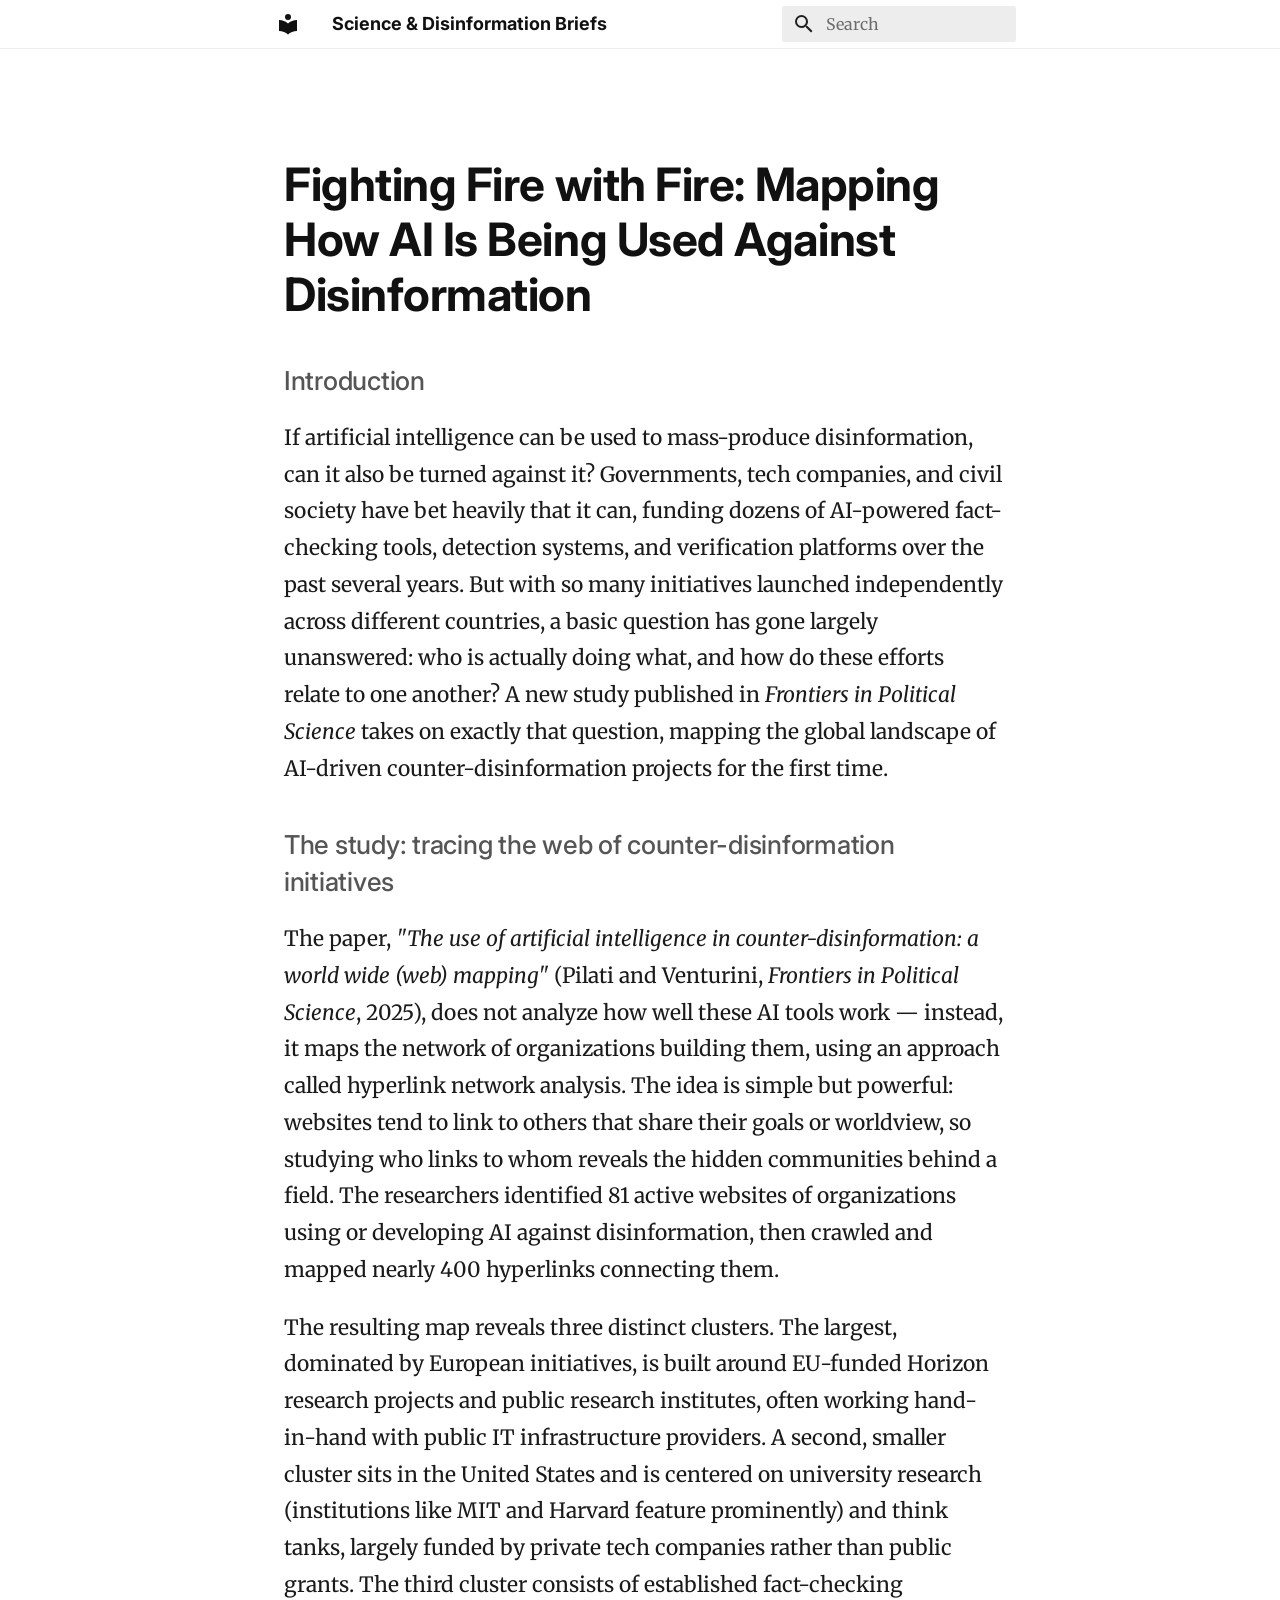
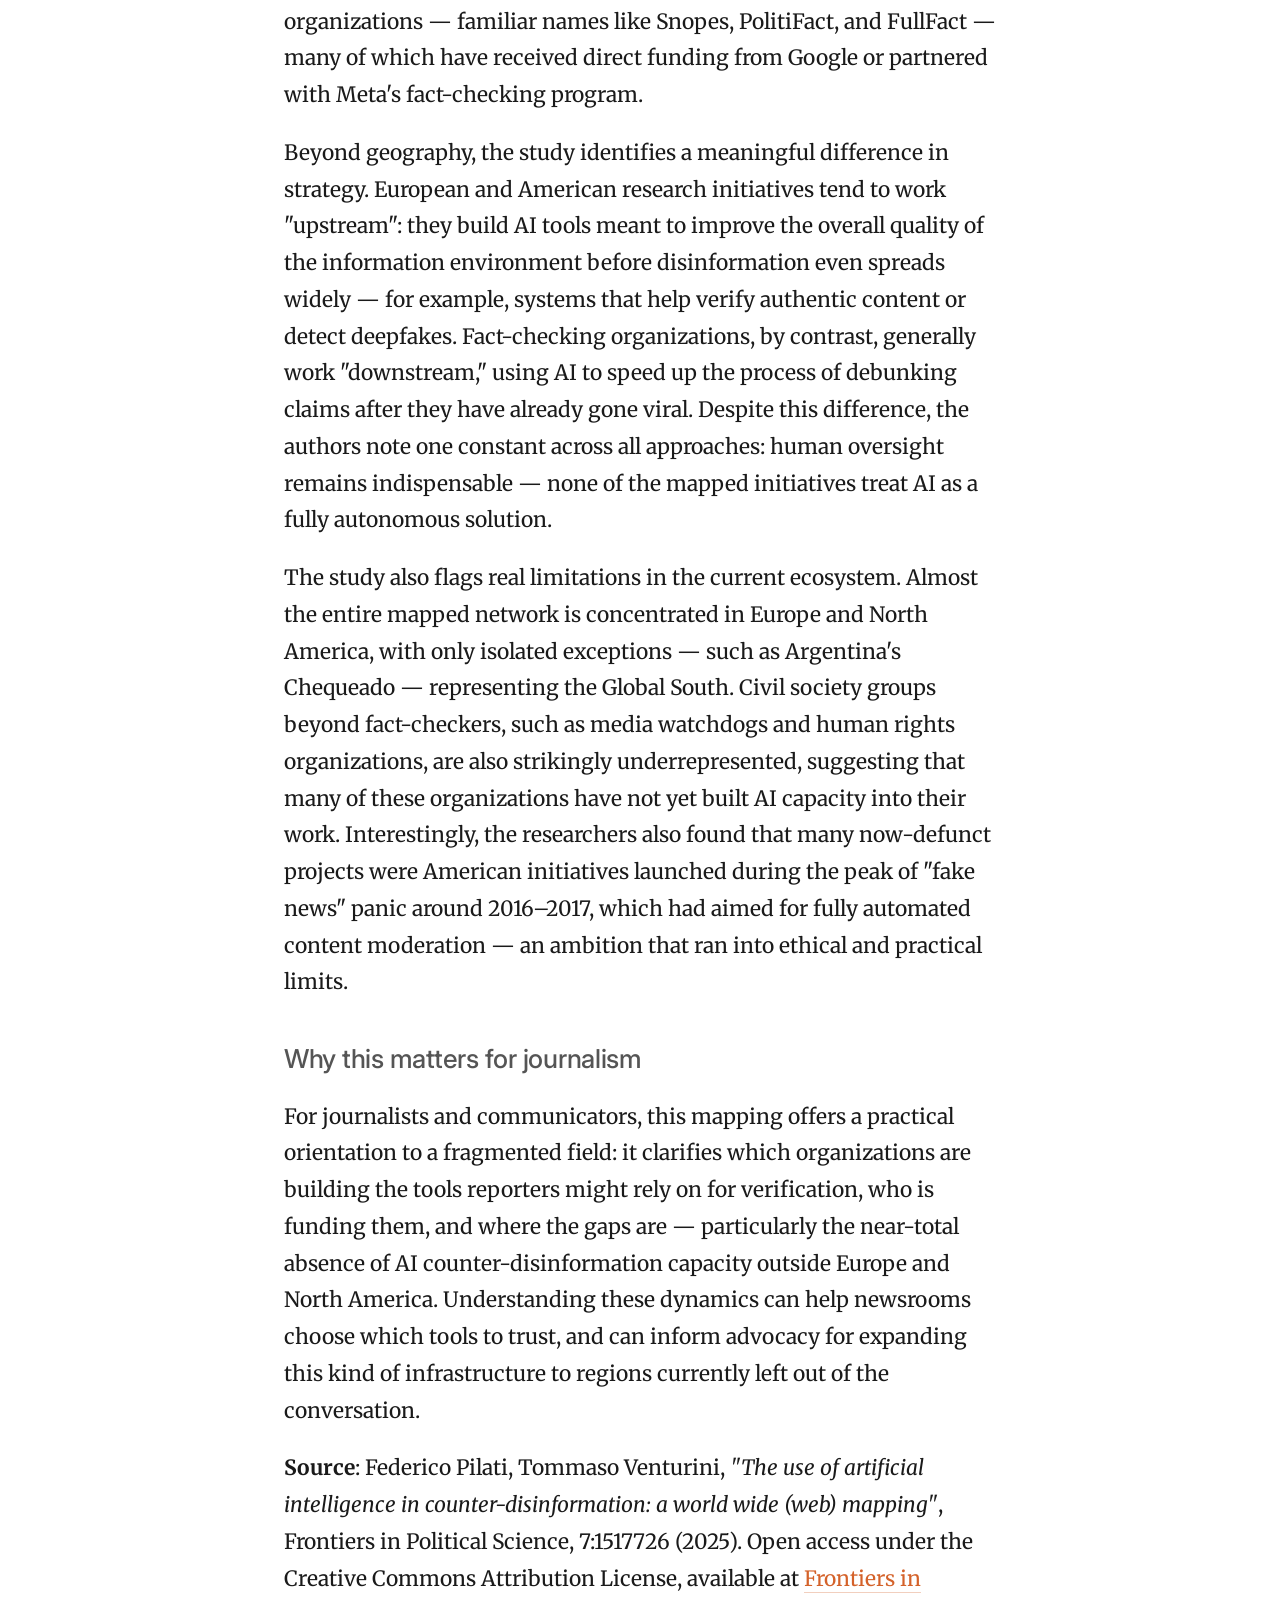
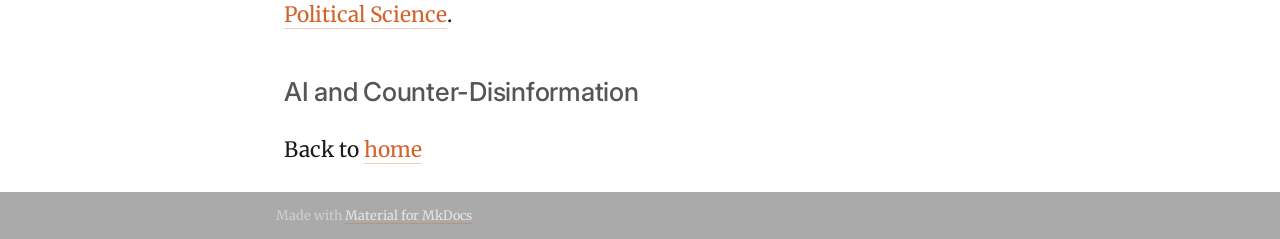
<file: article4/index.html>
<!doctype html>
<html lang="en" class="no-js">
  <head>
    
      <meta charset="utf-8">
      <meta name="viewport" content="width=device-width,initial-scale=1">
      
      
      
      
        <link rel="prev" href="../article3/">
      
      
      
        
      
      
      <link rel="icon" href="../assets/images/favicon.png">
      <meta name="generator" content="mkdocs-1.6.1, mkdocs-material-9.7.6">
    
    
      
        <title>Article 4 - Science & Disinformation Briefs</title>
      
    
    
      <link rel="stylesheet" href="../assets/stylesheets/main.484c7ddc.min.css">
      
        
        <link rel="stylesheet" href="../assets/stylesheets/palette.ab4e12ef.min.css">
      
      


    
    
      
    
    
      
        
        
        <link rel="preconnect" href="https://fonts.gstatic.com" crossorigin>
        <link rel="stylesheet" href="https://fonts.googleapis.com/css?family=Merriweather:300,300i,400,400i,700,700i%7CRoboto+Mono:400,400i,700,700i&display=fallback">
        <style>:root{--md-text-font:"Merriweather";--md-code-font:"Roboto Mono"}</style>
      
    
    
      <link rel="stylesheet" href="../css/substack.css">
    
    <script>__md_scope=new URL("..",location),__md_hash=e=>[...e].reduce(((e,_)=>(e<<5)-e+_.charCodeAt(0)),0),__md_get=(e,_=localStorage,t=__md_scope)=>JSON.parse(_.getItem(t.pathname+"."+e)),__md_set=(e,_,t=localStorage,a=__md_scope)=>{try{t.setItem(a.pathname+"."+e,JSON.stringify(_))}catch(e){}}</script>
    
      

    
    
  </head>
  
  
    
    
      
    
    
    
    
    <body dir="ltr" data-md-color-scheme="default" data-md-color-primary="white" data-md-color-accent="orange">
  
    
    <input class="md-toggle" data-md-toggle="drawer" type="checkbox" id="__drawer" autocomplete="off">
    <input class="md-toggle" data-md-toggle="search" type="checkbox" id="__search" autocomplete="off">
    <label class="md-overlay" for="__drawer"></label>
    <div data-md-component="skip">
      
        
        <a href="#fighting-fire-with-fire-mapping-how-ai-is-being-used-against-disinformation" class="md-skip">
          Skip to content
        </a>
      
    </div>
    <div data-md-component="announce">
      
    </div>
    
    
      

  

<header class="md-header md-header--shadow" data-md-component="header">
  <nav class="md-header__inner md-grid" aria-label="Header">
    <a href=".." title="Science &amp; Disinformation Briefs" class="md-header__button md-logo" aria-label="Science & Disinformation Briefs" data-md-component="logo">
      
  
  <svg xmlns="http://www.w3.org/2000/svg" viewBox="0 0 24 24"><path d="M12 8a3 3 0 0 0 3-3 3 3 0 0 0-3-3 3 3 0 0 0-3 3 3 3 0 0 0 3 3m0 3.54C9.64 9.35 6.5 8 3 8v11c3.5 0 6.64 1.35 9 3.54 2.36-2.19 5.5-3.54 9-3.54V8c-3.5 0-6.64 1.35-9 3.54"/></svg>

    </a>
    <label class="md-header__button md-icon" for="__drawer">
      
      <svg xmlns="http://www.w3.org/2000/svg" viewBox="0 0 24 24"><path d="M3 6h18v2H3zm0 5h18v2H3zm0 5h18v2H3z"/></svg>
    </label>
    <div class="md-header__title" data-md-component="header-title">
      <div class="md-header__ellipsis">
        <div class="md-header__topic">
          <span class="md-ellipsis">
            Science & Disinformation Briefs
          </span>
        </div>
        <div class="md-header__topic" data-md-component="header-topic">
          <span class="md-ellipsis">
            
              Article 4
            
          </span>
        </div>
      </div>
    </div>
    
      
        <form class="md-header__option" data-md-component="palette">
  
    
    
    
    <input class="md-option" data-md-color-media="" data-md-color-scheme="default" data-md-color-primary="white" data-md-color-accent="orange"  aria-hidden="true"  type="radio" name="__palette" id="__palette_0">
    
  
</form>
      
    
    
      <script>var palette=__md_get("__palette");if(palette&&palette.color){if("(prefers-color-scheme)"===palette.color.media){var media=matchMedia("(prefers-color-scheme: light)"),input=document.querySelector(media.matches?"[data-md-color-media='(prefers-color-scheme: light)']":"[data-md-color-media='(prefers-color-scheme: dark)']");palette.color.media=input.getAttribute("data-md-color-media"),palette.color.scheme=input.getAttribute("data-md-color-scheme"),palette.color.primary=input.getAttribute("data-md-color-primary"),palette.color.accent=input.getAttribute("data-md-color-accent")}for(var[key,value]of Object.entries(palette.color))document.body.setAttribute("data-md-color-"+key,value)}</script>
    
    
    
      
      
        <label class="md-header__button md-icon" for="__search">
          
          <svg xmlns="http://www.w3.org/2000/svg" viewBox="0 0 24 24"><path d="M9.5 3A6.5 6.5 0 0 1 16 9.5c0 1.61-.59 3.09-1.56 4.23l.27.27h.79l5 5-1.5 1.5-5-5v-.79l-.27-.27A6.52 6.52 0 0 1 9.5 16 6.5 6.5 0 0 1 3 9.5 6.5 6.5 0 0 1 9.5 3m0 2C7 5 5 7 5 9.5S7 14 9.5 14 14 12 14 9.5 12 5 9.5 5"/></svg>
        </label>
        <div class="md-search" data-md-component="search" role="dialog">
  <label class="md-search__overlay" for="__search"></label>
  <div class="md-search__inner" role="search">
    <form class="md-search__form" name="search">
      <input type="text" class="md-search__input" name="query" aria-label="Search" placeholder="Search" autocapitalize="off" autocorrect="off" autocomplete="off" spellcheck="false" data-md-component="search-query" required>
      <label class="md-search__icon md-icon" for="__search">
        
        <svg xmlns="http://www.w3.org/2000/svg" viewBox="0 0 24 24"><path d="M9.5 3A6.5 6.5 0 0 1 16 9.5c0 1.61-.59 3.09-1.56 4.23l.27.27h.79l5 5-1.5 1.5-5-5v-.79l-.27-.27A6.52 6.52 0 0 1 9.5 16 6.5 6.5 0 0 1 3 9.5 6.5 6.5 0 0 1 9.5 3m0 2C7 5 5 7 5 9.5S7 14 9.5 14 14 12 14 9.5 12 5 9.5 5"/></svg>
        
        <svg xmlns="http://www.w3.org/2000/svg" viewBox="0 0 24 24"><path d="M20 11v2H8l5.5 5.5-1.42 1.42L4.16 12l7.92-7.92L13.5 5.5 8 11z"/></svg>
      </label>
      <nav class="md-search__options" aria-label="Search">
        
        <button type="reset" class="md-search__icon md-icon" title="Clear" aria-label="Clear" tabindex="-1">
          
          <svg xmlns="http://www.w3.org/2000/svg" viewBox="0 0 24 24"><path d="M19 6.41 17.59 5 12 10.59 6.41 5 5 6.41 10.59 12 5 17.59 6.41 19 12 13.41 17.59 19 19 17.59 13.41 12z"/></svg>
        </button>
      </nav>
      
    </form>
    <div class="md-search__output">
      <div class="md-search__scrollwrap" tabindex="0" data-md-scrollfix>
        <div class="md-search-result" data-md-component="search-result">
          <div class="md-search-result__meta">
            Initializing search
          </div>
          <ol class="md-search-result__list" role="presentation"></ol>
        </div>
      </div>
    </div>
  </div>
</div>
      
    
    
  </nav>
  
</header>
    
    <div class="md-container" data-md-component="container">
      
      
        
          
        
      
      <main class="md-main" data-md-component="main">
        <div class="md-main__inner md-grid">
          
            
              
              <div class="md-sidebar md-sidebar--primary" data-md-component="sidebar" data-md-type="navigation" >
                <div class="md-sidebar__scrollwrap">
                  <div class="md-sidebar__inner">
                    



  

<nav class="md-nav md-nav--primary md-nav--integrated" aria-label="Navigation" data-md-level="0">
  <label class="md-nav__title" for="__drawer">
    <a href=".." title="Science &amp; Disinformation Briefs" class="md-nav__button md-logo" aria-label="Science & Disinformation Briefs" data-md-component="logo">
      
  
  <svg xmlns="http://www.w3.org/2000/svg" viewBox="0 0 24 24"><path d="M12 8a3 3 0 0 0 3-3 3 3 0 0 0-3-3 3 3 0 0 0-3 3 3 3 0 0 0 3 3m0 3.54C9.64 9.35 6.5 8 3 8v11c3.5 0 6.64 1.35 9 3.54 2.36-2.19 5.5-3.54 9-3.54V8c-3.5 0-6.64 1.35-9 3.54"/></svg>

    </a>
    Science & Disinformation Briefs
  </label>
  
  <ul class="md-nav__list" data-md-scrollfix>
    
      
      
  
  
  
  
    <li class="md-nav__item">
      <a href=".." class="md-nav__link">
        
  
  
  <span class="md-ellipsis">
    
  
    Home
  

    
  </span>
  
  

      </a>
    </li>
  

    
      
      
  
  
  
  
    <li class="md-nav__item">
      <a href="../article1/" class="md-nav__link">
        
  
  
  <span class="md-ellipsis">
    
  
    Article 1
  

    
  </span>
  
  

      </a>
    </li>
  

    
      
      
  
  
  
  
    <li class="md-nav__item">
      <a href="../article2/" class="md-nav__link">
        
  
  
  <span class="md-ellipsis">
    
  
    Article 2
  

    
  </span>
  
  

      </a>
    </li>
  

    
      
      
  
  
  
  
    <li class="md-nav__item">
      <a href="../article3/" class="md-nav__link">
        
  
  
  <span class="md-ellipsis">
    
  
    Article 3
  

    
  </span>
  
  

      </a>
    </li>
  

    
      
      
  
  
    
  
  
  
    <li class="md-nav__item md-nav__item--active">
      
      <input class="md-nav__toggle md-toggle" type="checkbox" id="__toc">
      
      
        
      
      
        <label class="md-nav__link md-nav__link--active" for="__toc">
          
  
  
  <span class="md-ellipsis">
    
  
    Article 4
  

    
  </span>
  
  

          <span class="md-nav__icon md-icon"></span>
        </label>
      
      <a href="./" class="md-nav__link md-nav__link--active">
        
  
  
  <span class="md-ellipsis">
    
  
    Article 4
  

    
  </span>
  
  

      </a>
      
        

<nav class="md-nav md-nav--secondary" aria-label="Table of contents">
  
  
  
    
  
  
    <label class="md-nav__title" for="__toc">
      <span class="md-nav__icon md-icon"></span>
      Table of contents
    </label>
    <ul class="md-nav__list" data-md-component="toc" data-md-scrollfix>
      
        <li class="md-nav__item">
  <a href="#introduction" class="md-nav__link">
    <span class="md-ellipsis">
      
        Introduction
      
    </span>
  </a>
  
</li>
      
        <li class="md-nav__item">
  <a href="#the-study-tracing-the-web-of-counter-disinformation-initiatives" class="md-nav__link">
    <span class="md-ellipsis">
      
        The study: tracing the web of counter-disinformation initiatives
      
    </span>
  </a>
  
</li>
      
        <li class="md-nav__item">
  <a href="#why-this-matters-for-journalism" class="md-nav__link">
    <span class="md-ellipsis">
      
        Why this matters for journalism
      
    </span>
  </a>
  
</li>
      
        <li class="md-nav__item">
  <a href="#ai-and-counter-disinformation" class="md-nav__link">
    <span class="md-ellipsis">
      
        AI and Counter-Disinformation
      
    </span>
  </a>
  
</li>
      
    </ul>
  
</nav>
      
    </li>
  

    
  </ul>
</nav>
                  </div>
                </div>
              </div>
            
            
          
          
            <div class="md-content" data-md-component="content">
              
              <article class="md-content__inner md-typeset">
                
                  



<h1 id="fighting-fire-with-fire-mapping-how-ai-is-being-used-against-disinformation">Fighting Fire with Fire: Mapping How AI Is Being Used Against Disinformation</h1>
<h2 id="introduction">Introduction</h2>
<p>If artificial intelligence can be used to mass-produce disinformation, can it also be turned against it? Governments, tech companies, and civil society have bet heavily that it can, funding dozens of AI-powered fact-checking tools, detection systems, and verification platforms over the past several years. But with so many initiatives launched independently across different countries, a basic question has gone largely unanswered: who is actually doing what, and how do these efforts relate to one another? A new study published in <em>Frontiers in Political Science</em> takes on exactly that question, mapping the global landscape of AI-driven counter-disinformation projects for the first time.</p>
<h2 id="the-study-tracing-the-web-of-counter-disinformation-initiatives">The study: tracing the web of counter-disinformation initiatives</h2>
<p>The paper, <em>"The use of artificial intelligence in counter-disinformation: a world wide (web) mapping"</em> (Pilati and Venturini, <em>Frontiers in Political Science</em>, 2025), does not analyze how well these AI tools work — instead, it maps the network of organizations building them, using an approach called hyperlink network analysis. The idea is simple but powerful: websites tend to link to others that share their goals or worldview, so studying who links to whom reveals the hidden communities behind a field. The researchers identified 81 active websites of organizations using or developing AI against disinformation, then crawled and mapped nearly 400 hyperlinks connecting them.</p>
<p>The resulting map reveals three distinct clusters. The largest, dominated by European initiatives, is built around EU-funded Horizon research projects and public research institutes, often working hand-in-hand with public IT infrastructure providers. A second, smaller cluster sits in the United States and is centered on university research (institutions like MIT and Harvard feature prominently) and think tanks, largely funded by private tech companies rather than public grants. The third cluster consists of established fact-checking organizations — familiar names like Snopes, PolitiFact, and FullFact — many of which have received direct funding from Google or partnered with Meta's fact-checking program.</p>
<p>Beyond geography, the study identifies a meaningful difference in strategy. European and American research initiatives tend to work "upstream": they build AI tools meant to improve the overall quality of the information environment before disinformation even spreads widely — for example, systems that help verify authentic content or detect deepfakes. Fact-checking organizations, by contrast, generally work "downstream," using AI to speed up the process of debunking claims after they have already gone viral. Despite this difference, the authors note one constant across all approaches: human oversight remains indispensable — none of the mapped initiatives treat AI as a fully autonomous solution.</p>
<p>The study also flags real limitations in the current ecosystem. Almost the entire mapped network is concentrated in Europe and North America, with only isolated exceptions — such as Argentina's Chequeado — representing the Global South. Civil society groups beyond fact-checkers, such as media watchdogs and human rights organizations, are also strikingly underrepresented, suggesting that many of these organizations have not yet built AI capacity into their work. Interestingly, the researchers also found that many now-defunct projects were American initiatives launched during the peak of "fake news" panic around 2016–2017, which had aimed for fully automated content moderation — an ambition that ran into ethical and practical limits.</p>
<h2 id="why-this-matters-for-journalism">Why this matters for journalism</h2>
<p>For journalists and communicators, this mapping offers a practical orientation to a fragmented field: it clarifies which organizations are building the tools reporters might rely on for verification, who is funding them, and where the gaps are — particularly the near-total absence of AI counter-disinformation capacity outside Europe and North America. Understanding these dynamics can help newsrooms choose which tools to trust, and can inform advocacy for expanding this kind of infrastructure to regions currently left out of the conversation.</p>
<p><strong>Source</strong>: Federico Pilati, Tommaso Venturini, <em>"The use of artificial intelligence in counter-disinformation: a world wide (web) mapping"</em>, Frontiers in Political Science, 7:1517726 (2025). Open access under the Creative Commons Attribution License, available at <a href="https://doi.org/10.3389/fpos.2025.1517726">Frontiers in Political Science</a>.</p>
<h2 id="ai-and-counter-disinformation">AI and Counter-Disinformation</h2>
<p>Back to <a href="../index.html">home</a></p>












                
              </article>
            </div>
          
          
<script>var target=document.getElementById(location.hash.slice(1));target&&target.name&&(target.checked=target.name.startsWith("__tabbed_"))</script>
        </div>
        
      </main>
      
        <footer class="md-footer">
  
  <div class="md-footer-meta md-typeset">
    <div class="md-footer-meta__inner md-grid">
      <div class="md-copyright">
  
  
    Made with
    <a href="https://squidfunk.github.io/mkdocs-material/" target="_blank" rel="noopener">
      Material for MkDocs
    </a>
  
</div>
      
    </div>
  </div>
</footer>
      
    </div>
    <div class="md-dialog" data-md-component="dialog">
      <div class="md-dialog__inner md-typeset"></div>
    </div>
    
    
    
      
      
      <script id="__config" type="application/json">{"annotate": null, "base": "..", "features": ["navigation.sections", "toc.integrate", "content.code.copy"], "search": "../assets/javascripts/workers/search.2c215733.min.js", "tags": null, "translations": {"clipboard.copied": "Copied to clipboard", "clipboard.copy": "Copy to clipboard", "search.result.more.one": "1 more on this page", "search.result.more.other": "# more on this page", "search.result.none": "No matching documents", "search.result.one": "1 matching document", "search.result.other": "# matching documents", "search.result.placeholder": "Type to start searching", "search.result.term.missing": "Missing", "select.version": "Select version"}, "version": null}</script>
    
    
      <script src="../assets/javascripts/bundle.79ae519e.min.js"></script>
      
    
  </body>
</html>
</file>
<file: css/substack.css>
/* ---------------------------------------------------
   Substack-like look for MkDocs Material
--------------------------------------------------- */

/* Import a serif font similar to what Substack uses for body text */
@import url('https://fonts.googleapis.com/css2?family=Merriweather:wght@400;700&family=Inter:wght@400;600;700&display=swap');

/* Narrow, centered reading column like a Substack post */
.md-grid {
  max-width: 760px;
}

/* Hide the default sidebar navigation to mimic Substack's single-column feed */
.md-sidebar--primary {
  display: none;
}

/* Body text: warm serif, generous line height, larger size for readability */
.md-typeset {
  font-family: 'Merriweather', Georgia, serif;
  font-size: 1.05rem;
  line-height: 1.75;
  color: #1a1a1a;
}

/* Headings: switch to a clean sans-serif, Substack-style, bold and tight */
.md-typeset h1,
.md-typeset h2,
.md-typeset h3 {
  font-family: 'Inter', -apple-system, sans-serif;
  font-weight: 700;
  letter-spacing: -0.01em;
  color: #111;
}

/* Big, magazine-style H1 (the "post title") */
.md-typeset h1 {
  font-size: 2.3rem;
  line-height: 1.2;
  margin-top: 1.5rem;
  margin-bottom: 0.4rem;
}

/* H2 acts like a subtitle / section break, lighter weight */
.md-typeset h2 {
  font-size: 1.3rem;
  font-weight: 500;
  color: #555;
  margin-top: 2rem;
}

/* Minimal top header bar, white background, thin bottom border like Substack's nav */
.md-header {
  background-color: #ffffff;
  color: #111;
  box-shadow: none;
  border-bottom: 1px solid #eee;
}

.md-header__title {
  font-family: 'Inter', sans-serif;
  font-weight: 700;
}

/* Remove the material "primary color" tab bar, keep it flat and white */
.md-tabs {
  background-color: #ffffff;
  border-bottom: 1px solid #eee;
}

.md-tabs__link {
  color: #333;
  font-family: 'Inter', sans-serif;
}

/* Links: Substack orange-ish accent, no underline until hover */
.md-typeset a {
  color: #d4622a;
  text-decoration: none;
  border-bottom: 1px solid rgba(212, 98, 42, 0.3);
}

.md-typeset a:hover {
  border-bottom-color: #d4622a;
}

/* Blockquotes: simple left bar, like a pull-quote in a newsletter */
.md-typeset blockquote {
  border-left: 3px solid #d4622a;
  padding-left: 1rem;
  color: #444;
  font-style: italic;
}

/* Horizontal rule as a soft section divider */
.md-typeset hr {
  border: none;
  border-top: 1px solid #eee;
  margin: 2.5rem 0;
}

/* Footer: quiet, small, centered, like a newsletter footer */
.md-footer {
  background-color: #fafafa;
  color: #888;
}

/* Give the content some breathing room like a printed article */
.md-content__inner {
  padding-top: 2rem;
}
</file>
<file: assets/stylesheets/main.484c7ddc.min.css>
@charset "UTF-8";html{-webkit-text-size-adjust:none;-moz-text-size-adjust:none;text-size-adjust:none;box-sizing:border-box}*,:after,:before{box-sizing:inherit}@media (prefers-reduced-motion){*,:after,:before{transition:none!important}}body{margin:0}a,button,input,label{-webkit-tap-highlight-color:transparent}a{color:inherit;text-decoration:none}hr{border:0;box-sizing:initial;display:block;height:.05rem;overflow:visible;padding:0}small{font-size:80%}sub,sup{line-height:1em}img{border-style:none}table{border-collapse:initial;border-spacing:0}td,th{font-weight:400;vertical-align:top}button{background:#0000;border:0;font-family:inherit;font-size:inherit;margin:0;padding:0}input{border:0;outline:none}:root{--md-primary-fg-color:#4051b5;--md-primary-fg-color--light:#5d6cc0;--md-primary-fg-color--dark:#303fa1;--md-primary-bg-color:#fff;--md-primary-bg-color--light:#ffffffb3;--md-accent-fg-color:#526cfe;--md-accent-fg-color--transparent:#526cfe1a;--md-accent-bg-color:#fff;--md-accent-bg-color--light:#ffffffb3}[data-md-color-scheme=default]{color-scheme:light}[data-md-color-scheme=default] img[src$="#gh-dark-mode-only"],[data-md-color-scheme=default] img[src$="#only-dark"]{display:none}:root,[data-md-color-scheme=default]{--md-hue:225deg;--md-default-fg-color:#000000de;--md-default-fg-color--light:#0000008a;--md-default-fg-color--lighter:#00000052;--md-default-fg-color--lightest:#00000012;--md-default-bg-color:#fff;--md-default-bg-color--light:#ffffffb3;--md-default-bg-color--lighter:#ffffff4d;--md-default-bg-color--lightest:#ffffff1f;--md-code-fg-color:#36464e;--md-code-bg-color:#f5f5f5;--md-code-bg-color--light:#f5f5f5b3;--md-code-bg-color--lighter:#f5f5f54d;--md-code-hl-color:#4287ff;--md-code-hl-color--light:#4287ff1a;--md-code-hl-number-color:#d52a2a;--md-code-hl-special-color:#db1457;--md-code-hl-function-color:#a846b9;--md-code-hl-constant-color:#6e59d9;--md-code-hl-keyword-color:#3f6ec6;--md-code-hl-string-color:#1c7d4d;--md-code-hl-name-color:var(--md-code-fg-color);--md-code-hl-operator-color:var(--md-default-fg-color--light);--md-code-hl-punctuation-color:var(--md-default-fg-color--light);--md-code-hl-comment-color:var(--md-default-fg-color--light);--md-code-hl-generic-color:var(--md-default-fg-color--light);--md-code-hl-variable-color:var(--md-default-fg-color--light);--md-typeset-color:var(--md-default-fg-color);--md-typeset-a-color:var(--md-primary-fg-color);--md-typeset-del-color:#f5503d26;--md-typeset-ins-color:#0bd57026;--md-typeset-kbd-color:#fafafa;--md-typeset-kbd-accent-color:#fff;--md-typeset-kbd-border-color:#b8b8b8;--md-typeset-mark-color:#ffff0080;--md-typeset-table-color:#0000001f;--md-typeset-table-color--light:rgba(0,0,0,.035);--md-admonition-fg-color:var(--md-default-fg-color);--md-admonition-bg-color:var(--md-default-bg-color);--md-warning-fg-color:#000000de;--md-warning-bg-color:#ff9;--md-footer-fg-color:#fff;--md-footer-fg-color--light:#ffffffb3;--md-footer-fg-color--lighter:#ffffff73;--md-footer-bg-color:#000000de;--md-footer-bg-color--dark:#00000052;--md-shadow-z1:0 0.2rem 0.5rem #0000000d,0 0 0.05rem #0000001a;--md-shadow-z2:0 0.2rem 0.5rem #0000001a,0 0 0.05rem #00000040;--md-shadow-z3:0 0.2rem 0.5rem #0003,0 0 0.05rem #00000059}.md-icon svg{fill:currentcolor;display:block;height:1.2rem;width:1.2rem}body{-webkit-font-smoothing:antialiased;-moz-osx-font-smoothing:grayscale;--md-text-font-family:var(--md-text-font,_),-apple-system,BlinkMacSystemFont,Helvetica,Arial,sans-serif;--md-code-font-family:var(--md-code-font,_),SFMono-Regular,Consolas,Menlo,monospace}aside,body,input{font-feature-settings:"kern","liga";color:var(--md-typeset-color);font-family:var(--md-text-font-family)}code,kbd,pre{font-feature-settings:"kern";font-family:var(--md-code-font-family)}:root{--md-typeset-table-sort-icon:url('data:image/svg+xml;charset=utf-8,<svg xmlns="http://www.w3.org/2000/svg" viewBox="0 0 24 24"><path d="m18 21-4-4h3V7h-3l4-4 4 4h-3v10h3M2 19v-2h10v2M2 13v-2h7v2M2 7V5h4v2z"/></svg>');--md-typeset-table-sort-icon--asc:url('data:image/svg+xml;charset=utf-8,<svg xmlns="http://www.w3.org/2000/svg" viewBox="0 0 24 24"><path d="M19 17h3l-4 4-4-4h3V3h2M2 17h10v2H2M6 5v2H2V5m0 6h7v2H2z"/></svg>');--md-typeset-table-sort-icon--desc:url('data:image/svg+xml;charset=utf-8,<svg xmlns="http://www.w3.org/2000/svg" viewBox="0 0 24 24"><path d="M19 7h3l-4-4-4 4h3v14h2M2 17h10v2H2M6 5v2H2V5m0 6h7v2H2z"/></svg>')}.md-typeset{-webkit-print-color-adjust:exact;color-adjust:exact;font-size:.8rem;line-height:1.6;overflow-wrap:break-word}@media print{.md-typeset{font-size:.68rem}}.md-typeset blockquote,.md-typeset dl,.md-typeset figure,.md-typeset ol,.md-typeset pre,.md-typeset ul{margin-bottom:1em;margin-top:1em}.md-typeset h1{color:var(--md-default-fg-color--light);font-size:2em;line-height:1.3;margin:0 0 1.25em}.md-typeset h1,.md-typeset h2{font-weight:300;letter-spacing:-.01em}.md-typeset h2{font-size:1.5625em;line-height:1.4;margin:1.6em 0 .64em}.md-typeset h3{font-size:1.25em;font-weight:400;letter-spacing:-.01em;line-height:1.5;margin:1.6em 0 .8em}.md-typeset h2+h3{margin-top:.8em}.md-typeset h4{font-weight:700;letter-spacing:-.01em;margin:1em 0}.md-typeset h5,.md-typeset h6{color:var(--md-default-fg-color--light);font-size:.8em;font-weight:700;letter-spacing:-.01em;margin:1.25em 0}.md-typeset h5{text-transform:uppercase}.md-typeset h5 code{text-transform:none}.md-typeset hr{border-bottom:.05rem solid var(--md-default-fg-color--lightest);display:flow-root;margin:1.5em 0}.md-typeset a{color:var(--md-typeset-a-color);word-break:break-word}.md-typeset a,.md-typeset a:before{transition:color 125ms}.md-typeset a:focus,.md-typeset a:hover{color:var(--md-accent-fg-color)}.md-typeset a:focus code,.md-typeset a:hover code{background-color:var(--md-accent-fg-color--transparent);color:var(--md-accent-fg-color)}.md-typeset a code{color:var(--md-typeset-a-color)}.md-typeset a.focus-visible{outline-color:var(--md-accent-fg-color);outline-offset:.2rem}.md-typeset code,.md-typeset kbd,.md-typeset pre{color:var(--md-code-fg-color);direction:ltr;font-variant-ligatures:none;transition:background-color 125ms}@media print{.md-typeset code,.md-typeset kbd,.md-typeset pre{white-space:pre-wrap}}.md-typeset code{background-color:var(--md-code-bg-color);border-radius:.1rem;-webkit-box-decoration-break:clone;box-decoration-break:clone;font-size:.85em;padding:0 .2941176471em;transition:color 125ms,background-color 125ms;word-break:break-word}.md-typeset code:not(.focus-visible){-webkit-tap-highlight-color:transparent;outline:none}.md-typeset pre{display:flow-root;line-height:1.4;position:relative}.md-typeset pre>code{-webkit-box-decoration-break:slice;box-decoration-break:slice;box-shadow:none;display:block;margin:0;outline-color:var(--md-accent-fg-color);overflow:auto;padding:.7720588235em 1.1764705882em;scrollbar-color:var(--md-default-fg-color--lighter) #0000;scrollbar-width:thin;touch-action:auto;word-break:normal}.md-typeset pre>code:hover{scrollbar-color:var(--md-accent-fg-color) #0000}.md-typeset pre>code::-webkit-scrollbar{height:.2rem;width:.2rem}.md-typeset pre>code::-webkit-scrollbar-thumb{background-color:var(--md-default-fg-color--lighter)}.md-typeset pre>code::-webkit-scrollbar-thumb:hover{background-color:var(--md-accent-fg-color)}.md-typeset kbd{background-color:var(--md-typeset-kbd-color);border-radius:.1rem;box-shadow:0 .1rem 0 .05rem var(--md-typeset-kbd-border-color),0 .1rem 0 var(--md-typeset-kbd-border-color),0 -.1rem .2rem var(--md-typeset-kbd-accent-color) inset;color:var(--md-default-fg-color);display:inline-block;font-size:.75em;padding:0 .6666666667em;vertical-align:text-top;word-break:break-word}.md-typeset mark{background-color:var(--md-typeset-mark-color);-webkit-box-decoration-break:clone;box-decoration-break:clone;color:inherit;word-break:break-word}.md-typeset abbr{cursor:help;text-decoration:none}.md-typeset [data-preview],.md-typeset abbr{border-bottom:.05rem dotted var(--md-default-fg-color--light)}.md-typeset small{opacity:.75}[dir=ltr] .md-typeset sub,[dir=ltr] .md-typeset sup{margin-left:.078125em}[dir=rtl] .md-typeset sub,[dir=rtl] .md-typeset sup{margin-right:.078125em}[dir=ltr] .md-typeset blockquote{padding-left:.6rem}[dir=rtl] .md-typeset blockquote{padding-right:.6rem}[dir=ltr] .md-typeset blockquote{border-left:.2rem solid var(--md-default-fg-color--lighter)}[dir=rtl] .md-typeset blockquote{border-right:.2rem solid var(--md-default-fg-color--lighter)}.md-typeset blockquote{color:var(--md-default-fg-color--light);margin-left:0;margin-right:0}.md-typeset ul{list-style-type:disc}.md-typeset ul[type]{list-style-type:revert-layer}[dir=ltr] .md-typeset ol,[dir=ltr] .md-typeset ul{margin-left:.625em}[dir=rtl] .md-typeset ol,[dir=rtl] .md-typeset ul{margin-right:.625em}.md-typeset ol,.md-typeset ul{padding:0}.md-typeset ol:not([hidden]),.md-typeset ul:not([hidden]){display:flow-root}.md-typeset ol ol,.md-typeset ul ol{list-style-type:lower-alpha}.md-typeset ol ol ol,.md-typeset ul ol ol{list-style-type:lower-roman}.md-typeset ol ol ol ol,.md-typeset ul ol ol ol{list-style-type:upper-alpha}.md-typeset ol ol ol ol ol,.md-typeset ul ol ol ol ol{list-style-type:upper-roman}.md-typeset ol[type],.md-typeset ul[type]{list-style-type:revert-layer}[dir=ltr] .md-typeset ol li,[dir=ltr] .md-typeset ul li{margin-left:1.25em}[dir=rtl] .md-typeset ol li,[dir=rtl] .md-typeset ul li{margin-right:1.25em}.md-typeset ol li,.md-typeset ul li{margin-bottom:.5em}.md-typeset ol li blockquote,.md-typeset ol li p,.md-typeset ul li blockquote,.md-typeset ul li p{margin:.5em 0}.md-typeset ol li:last-child,.md-typeset ul li:last-child{margin-bottom:0}[dir=ltr] .md-typeset ol li ol,[dir=ltr] .md-typeset ol li ul,[dir=ltr] .md-typeset ul li ol,[dir=ltr] .md-typeset ul li ul{margin-left:.625em}[dir=rtl] .md-typeset ol li ol,[dir=rtl] .md-typeset ol li ul,[dir=rtl] .md-typeset ul li ol,[dir=rtl] .md-typeset ul li ul{margin-right:.625em}.md-typeset ol li ol,.md-typeset ol li ul,.md-typeset ul li ol,.md-typeset ul li ul{margin-bottom:.5em;margin-top:.5em}[dir=ltr] .md-typeset dd{margin-left:1.875em}[dir=rtl] .md-typeset dd{margin-right:1.875em}.md-typeset dd{margin-bottom:1.5em;margin-top:1em}.md-typeset img,.md-typeset svg,.md-typeset video{height:auto;max-width:100%}.md-typeset img[align=left]{margin:1em 1em 1em 0}.md-typeset img[align=right]{margin:1em 0 1em 1em}.md-typeset img[align]:only-child{margin-top:0}.md-typeset figure{display:flow-root;margin:1em auto;max-width:100%;text-align:center;width:fit-content}.md-typeset figure img{display:block;margin:0 auto}.md-typeset figcaption{font-style:italic;margin:1em auto;max-width:24rem}.md-typeset iframe{max-width:100%}.md-typeset table:not([class]){background-color:var(--md-default-bg-color);border:.05rem solid var(--md-typeset-table-color);border-radius:.1rem;display:inline-block;font-size:.64rem;max-width:100%;overflow:auto;touch-action:auto}@media print{.md-typeset table:not([class]){display:table}}.md-typeset table:not([class])+*{margin-top:1.5em}.md-typeset table:not([class]) td>:first-child,.md-typeset table:not([class]) th>:first-child{margin-top:0}.md-typeset table:not([class]) td>:last-child,.md-typeset table:not([class]) th>:last-child{margin-bottom:0}.md-typeset table:not([class]) td:not([align]),.md-typeset table:not([class]) th:not([align]){text-align:left}[dir=rtl] .md-typeset table:not([class]) td:not([align]),[dir=rtl] .md-typeset table:not([class]) th:not([align]){text-align:right}.md-typeset table:not([class]) th{font-weight:700;min-width:5rem;padding:.9375em 1.25em;vertical-align:top}.md-typeset table:not([class]) td{border-top:.05rem solid var(--md-typeset-table-color);padding:.9375em 1.25em;vertical-align:top}.md-typeset table:not([class]) tbody tr{transition:background-color 125ms}.md-typeset table:not([class]) tbody tr:hover{background-color:var(--md-typeset-table-color--light);box-shadow:0 .05rem 0 var(--md-default-bg-color) inset}.md-typeset table:not([class]) a{word-break:normal}.md-typeset table th[role=columnheader]{cursor:pointer}[dir=ltr] .md-typeset table th[role=columnheader]:after{margin-left:.5em}[dir=rtl] .md-typeset table th[role=columnheader]:after{margin-right:.5em}.md-typeset table th[role=columnheader]:after{content:"";display:inline-block;height:1.2em;-webkit-mask-image:var(--md-typeset-table-sort-icon);mask-image:var(--md-typeset-table-sort-icon);-webkit-mask-repeat:no-repeat;mask-repeat:no-repeat;-webkit-mask-size:contain;mask-size:contain;transition:background-color 125ms;vertical-align:text-bottom;width:1.2em}.md-typeset table th[role=columnheader]:hover:after{background-color:var(--md-default-fg-color--lighter)}.md-typeset table th[role=columnheader][aria-sort=ascending]:after{background-color:var(--md-default-fg-color--light);-webkit-mask-image:var(--md-typeset-table-sort-icon--asc);mask-image:var(--md-typeset-table-sort-icon--asc)}.md-typeset table th[role=columnheader][aria-sort=descending]:after{background-color:var(--md-default-fg-color--light);-webkit-mask-image:var(--md-typeset-table-sort-icon--desc);mask-image:var(--md-typeset-table-sort-icon--desc)}.md-typeset__scrollwrap{margin:1em -.8rem;overflow-x:auto;touch-action:auto}.md-typeset__table{display:inline-block;margin-bottom:.5em;padding:0 .8rem}@media print{.md-typeset__table{display:block}}html .md-typeset__table table{display:table;margin:0;overflow:hidden;width:100%}@media screen and (max-width:44.984375em){.md-content__inner>pre{margin:1em -.8rem}.md-content__inner>pre code{border-radius:0}}.md-typeset .md-author{border-radius:100%;display:block;flex-shrink:0;height:1.6rem;overflow:hidden;position:relative;transition:color 125ms,transform 125ms;width:1.6rem}.md-typeset .md-author img{display:block}.md-typeset .md-author--more{background:var(--md-default-fg-color--lightest);color:var(--md-default-fg-color--lighter);font-size:.6rem;font-weight:700;line-height:1.6rem;text-align:center}.md-typeset .md-author--long{height:2.4rem;width:2.4rem}.md-typeset a.md-author{transform:scale(1)}.md-typeset a.md-author img{border-radius:100%;filter:grayscale(100%) opacity(75%);transition:filter 125ms}.md-typeset a.md-author:focus,.md-typeset a.md-author:hover{transform:scale(1.1);z-index:1}.md-typeset a.md-author:focus img,.md-typeset a.md-author:hover img{filter:grayscale(0)}.md-banner{background-color:var(--md-footer-bg-color);color:var(--md-footer-fg-color);overflow:auto}@media print{.md-banner{display:none}}.md-banner--warning{background-color:var(--md-warning-bg-color);color:var(--md-warning-fg-color)}.md-banner__inner{font-size:.7rem;margin:.6rem auto;padding:0 .8rem}[dir=ltr] .md-banner__button{float:right}[dir=rtl] .md-banner__button{float:left}.md-banner__button{color:inherit;cursor:pointer;transition:opacity .25s}.no-js .md-banner__button{display:none}.md-banner__button:hover{opacity:.7}html{font-size:125%;height:100%;overflow-x:hidden}@media screen and (min-width:100em){html{font-size:137.5%}}@media screen and (min-width:125em){html{font-size:150%}}body{background-color:var(--md-default-bg-color);display:flex;flex-direction:column;font-size:.5rem;min-height:100%;position:relative;width:100%}@media print{body{display:block}}@media screen and (max-width:59.984375em){body[data-md-scrolllock]{position:fixed}}.md-grid{margin-left:auto;margin-right:auto;max-width:61rem}.md-container{display:flex;flex-direction:column;flex-grow:1}@media print{.md-container{display:block}}.md-main{flex-grow:1}.md-main__inner{display:flex;height:100%;margin-top:1.5rem}.md-ellipsis{overflow:hidden;text-overflow:ellipsis}.md-toggle{display:none}.md-option{height:0;opacity:0;position:absolute;width:0}.md-option:checked+label:not([hidden]){display:block}.md-option.focus-visible+label{outline-color:var(--md-accent-fg-color);outline-style:auto}.md-skip{background-color:var(--md-default-fg-color);border-radius:.1rem;color:var(--md-default-bg-color);font-size:.64rem;margin:.5rem;opacity:0;outline-color:var(--md-accent-fg-color);padding:.3rem .5rem;position:fixed;transform:translateY(.4rem);z-index:-1}.md-skip:focus{opacity:1;transform:translateY(0);transition:transform .25s cubic-bezier(.4,0,.2,1),opacity 175ms 75ms;z-index:10}@page{margin:25mm}:root{--md-clipboard-icon:url('data:image/svg+xml;charset=utf-8,<svg xmlns="http://www.w3.org/2000/svg" viewBox="0 0 24 24"><path d="M19 21H8V7h11m0-2H8a2 2 0 0 0-2 2v14a2 2 0 0 0 2 2h11a2 2 0 0 0 2-2V7a2 2 0 0 0-2-2m-3-4H4a2 2 0 0 0-2 2v14h2V3h12z"/></svg>')}.md-clipboard{border-radius:.1rem;color:var(--md-default-fg-color--lightest);cursor:pointer;height:1.5em;outline-color:var(--md-accent-fg-color);outline-offset:.1rem;transition:color .25s;width:1.5em;z-index:1}@media print{.md-clipboard{display:none}}.md-clipboard:not(.focus-visible){-webkit-tap-highlight-color:transparent;outline:none}:hover>.md-clipboard{color:var(--md-default-fg-color--light)}.md-clipboard:focus,.md-clipboard:hover{color:var(--md-accent-fg-color)}.md-clipboard:after{background-color:currentcolor;content:"";display:block;height:1.125em;margin:0 auto;-webkit-mask-image:var(--md-clipboard-icon);mask-image:var(--md-clipboard-icon);-webkit-mask-position:center;mask-position:center;-webkit-mask-repeat:no-repeat;mask-repeat:no-repeat;-webkit-mask-size:contain;mask-size:contain;width:1.125em}.md-clipboard--inline{cursor:pointer}.md-clipboard--inline code{transition:color .25s,background-color .25s}.md-clipboard--inline:focus code,.md-clipboard--inline:hover code{background-color:var(--md-accent-fg-color--transparent);color:var(--md-accent-fg-color)}:root{--md-code-select-icon:url('data:image/svg+xml;charset=utf-8,<svg xmlns="http://www.w3.org/2000/svg" viewBox="0 0 24 24"><path d="M19 19h-4v2h4c1.1 0 2-.9 2-2v-4h-2m0-12h-4v2h4v4h2V5c0-1.1-.9-2-2-2M5 5h4V3H5c-1.1 0-2 .9-2 2v4h2m0 6H3v4c0 1.1.9 2 2 2h4v-2H5zm2-4h2v2H7zm4 0h2v2h-2zm4 0h2v2h-2zM7 7h2v2H7zm4 0h2v2h-2zm4 0h2v2h-2zm-8 8h2v2H7zm4 0h2v2h-2zm4 0h2v2h-2z"/></svg>');--md-code-copy-icon:url('data:image/svg+xml;charset=utf-8,<svg xmlns="http://www.w3.org/2000/svg" viewBox="0 0 24 24"><path d="M19 21H8V7h11m0-2H8a2 2 0 0 0-2 2v14a2 2 0 0 0 2 2h11a2 2 0 0 0 2-2V7a2 2 0 0 0-2-2m-3-4H4a2 2 0 0 0-2 2v14h2V3h12z"/></svg>')}.md-typeset .md-code__content{display:grid}.md-code__nav{background-color:var(--md-code-bg-color--lighter);border-radius:.1rem;display:flex;gap:.2rem;padding:.2rem;position:absolute;right:.25em;top:.25em;transition:background-color .25s;z-index:1}:hover>.md-code__nav{background-color:var(--md-code-bg-color--light)}.md-code__button{color:var(--md-default-fg-color--lightest);cursor:pointer;display:block;height:1.5em;outline-color:var(--md-accent-fg-color);outline-offset:.1rem;transition:color .25s;width:1.5em}:hover>*>.md-code__button{color:var(--md-default-fg-color--light)}.md-code__button.focus-visible,.md-code__button:hover{color:var(--md-accent-fg-color)}.md-code__button--active{color:var(--md-default-fg-color)!important}.md-code__button:after{background-color:currentcolor;content:"";display:block;height:1.125em;margin:0 auto;-webkit-mask-position:center;mask-position:center;-webkit-mask-repeat:no-repeat;mask-repeat:no-repeat;-webkit-mask-size:contain;mask-size:contain;width:1.125em}.md-code__button[data-md-type=select]:after{-webkit-mask-image:var(--md-code-select-icon);mask-image:var(--md-code-select-icon)}.md-code__button[data-md-type=copy]:after{-webkit-mask-image:var(--md-code-copy-icon);mask-image:var(--md-code-copy-icon)}@keyframes consent{0%{opacity:0;transform:translateY(100%)}to{opacity:1;transform:translateY(0)}}@keyframes overlay{0%{opacity:0}to{opacity:1}}.md-consent__overlay{animation:overlay .25s both;-webkit-backdrop-filter:blur(.1rem);backdrop-filter:blur(.1rem);background-color:#0000008a;height:100%;opacity:1;position:fixed;top:0;width:100%;z-index:5}.md-consent__inner{animation:consent .5s cubic-bezier(.1,.7,.1,1) both;background-color:var(--md-default-bg-color);border:0;border-radius:.1rem;bottom:0;box-shadow:0 0 .2rem #0000001a,0 .2rem .4rem #0003;max-height:100%;overflow:auto;padding:0;position:fixed;width:100%;z-index:5}.md-consent__form{padding:.8rem}.md-consent__settings{display:none;margin:1em 0}input:checked+.md-consent__settings{display:block}.md-consent__controls{margin-bottom:.8rem}.md-typeset .md-consent__controls .md-button{display:inline}@media screen and (max-width:44.984375em){.md-typeset .md-consent__controls .md-button{display:block;margin-top:.4rem;text-align:center;width:100%}}.md-consent label{cursor:pointer}.md-content{flex-grow:1;min-width:0}.md-content__inner{margin:0 .8rem 1.2rem;padding-top:.6rem}@media screen and (min-width:76.25em){[dir=ltr] .md-sidebar--primary:not([hidden])~.md-content>.md-content__inner{margin-left:1.2rem}[dir=ltr] .md-sidebar--secondary:not([hidden])~.md-content>.md-content__inner,[dir=rtl] .md-sidebar--primary:not([hidden])~.md-content>.md-content__inner{margin-right:1.2rem}[dir=rtl] .md-sidebar--secondary:not([hidden])~.md-content>.md-content__inner{margin-left:1.2rem}}.md-content__inner:before{content:"";display:block;height:.4rem}.md-content__inner>:last-child{margin-bottom:0}[dir=ltr] .md-content__button{float:right}[dir=rtl] .md-content__button{float:left}[dir=ltr] .md-content__button{margin-left:.4rem}[dir=rtl] .md-content__button{margin-right:.4rem}.md-content__button{margin:.4rem 0;padding:0}@media print{.md-content__button{display:none}}.md-typeset .md-content__button{color:var(--md-default-fg-color--lighter)}.md-content__button svg{display:inline;vertical-align:top}[dir=rtl] .md-content__button svg{transform:scaleX(-1)}[dir=ltr] .md-dialog{right:.8rem}[dir=rtl] .md-dialog{left:.8rem}.md-dialog{background-color:var(--md-default-fg-color);border-radius:.1rem;bottom:.8rem;box-shadow:var(--md-shadow-z3);min-width:11.1rem;opacity:0;padding:.4rem .6rem;pointer-events:none;position:fixed;transform:translateY(100%);transition:transform 0ms .4s,opacity .4s;z-index:4}@media print{.md-dialog{display:none}}.md-dialog--active{opacity:1;pointer-events:auto;transform:translateY(0);transition:transform .4s cubic-bezier(.075,.85,.175,1),opacity .4s}.md-dialog__inner{color:var(--md-default-bg-color);font-size:.7rem}.md-feedback{margin:2em 0 1em;text-align:center}.md-feedback fieldset{border:none;margin:0;padding:0}.md-feedback__title{font-weight:700;margin:1em auto}.md-feedback__inner{position:relative}.md-feedback__list{display:flex;flex-wrap:wrap;place-content:baseline center;position:relative}.md-feedback__list:hover .md-icon:not(:disabled){color:var(--md-default-fg-color--lighter)}:disabled .md-feedback__list{min-height:1.8rem}.md-feedback__icon{color:var(--md-default-fg-color--light);cursor:pointer;flex-shrink:0;margin:0 .1rem;transition:color 125ms}.md-feedback__icon:not(:disabled).md-icon:hover{color:var(--md-accent-fg-color)}.md-feedback__icon:disabled{color:var(--md-default-fg-color--lightest);pointer-events:none}.md-feedback__note{opacity:0;position:relative;transform:translateY(.4rem);transition:transform .4s cubic-bezier(.1,.7,.1,1),opacity .15s}.md-feedback__note>*{margin:0 auto;max-width:16rem}:disabled .md-feedback__note{opacity:1;transform:translateY(0)}@media print{.md-feedback{display:none}}.md-footer{background-color:var(--md-footer-bg-color);color:var(--md-footer-fg-color)}@media print{.md-footer{display:none}}.md-footer__inner{justify-content:space-between;overflow:auto;padding:.2rem}.md-footer__inner:not([hidden]){display:flex}.md-footer__link{align-items:end;display:flex;flex-grow:0.01;margin-bottom:.4rem;margin-top:1rem;max-width:100%;outline-color:var(--md-accent-fg-color);overflow:hidden;transition:opacity .25s}.md-footer__link:focus,.md-footer__link:hover{opacity:.7}[dir=rtl] .md-footer__link svg{transform:scaleX(-1)}@media screen and (max-width:44.984375em){.md-footer__link--prev{flex-shrink:0}.md-footer__link--prev .md-footer__title{display:none}}[dir=ltr] .md-footer__link--next{margin-left:auto}[dir=rtl] .md-footer__link--next{margin-right:auto}.md-footer__link--next{text-align:right}[dir=rtl] .md-footer__link--next{text-align:left}.md-footer__title{flex-grow:1;font-size:.9rem;margin-bottom:.7rem;max-width:calc(100% - 2.4rem);padding:0 1rem;white-space:nowrap}.md-footer__button{margin:.2rem;padding:.4rem}.md-footer__direction{font-size:.64rem;opacity:.7}.md-footer-meta{background-color:var(--md-footer-bg-color--dark)}.md-footer-meta__inner{display:flex;flex-wrap:wrap;justify-content:space-between;padding:.2rem}html .md-footer-meta.md-typeset a{color:var(--md-footer-fg-color--light)}html .md-footer-meta.md-typeset a:focus,html .md-footer-meta.md-typeset a:hover{color:var(--md-footer-fg-color)}.md-copyright{color:var(--md-footer-fg-color--lighter);font-size:.64rem;margin:auto .6rem;padding:.4rem 0;width:100%}@media screen and (min-width:45em){.md-copyright{width:auto}}.md-copyright__highlight{color:var(--md-footer-fg-color--light)}.md-social{display:inline-flex;gap:.2rem;margin:0 .4rem;padding:.2rem 0 .6rem}@media screen and (min-width:45em){.md-social{padding:.6rem 0}}.md-social__link{display:inline-block;height:1.6rem;text-align:center;width:1.6rem}.md-social__link:before{line-height:1.9}.md-social__link svg{fill:currentcolor;max-height:.8rem;vertical-align:-25%}.md-typeset .md-button{border:.1rem solid;border-radius:.1rem;color:var(--md-primary-fg-color);cursor:pointer;display:inline-block;font-weight:700;padding:.625em 2em;transition:color 125ms,background-color 125ms,border-color 125ms}.md-typeset .md-button--primary{background-color:var(--md-primary-fg-color);border-color:var(--md-primary-fg-color);color:var(--md-primary-bg-color)}.md-typeset .md-button:focus,.md-typeset .md-button:hover{background-color:var(--md-accent-fg-color);border-color:var(--md-accent-fg-color);color:var(--md-accent-bg-color)}[dir=ltr] .md-typeset .md-input{border-top-left-radius:.1rem}[dir=ltr] .md-typeset .md-input,[dir=rtl] .md-typeset .md-input{border-top-right-radius:.1rem}[dir=rtl] .md-typeset .md-input{border-top-left-radius:.1rem}.md-typeset .md-input{border-bottom:.1rem solid var(--md-default-fg-color--lighter);box-shadow:var(--md-shadow-z1);font-size:.8rem;height:1.8rem;padding:0 .6rem;transition:border .25s,box-shadow .25s}.md-typeset .md-input:focus,.md-typeset .md-input:hover{border-bottom-color:var(--md-accent-fg-color);box-shadow:var(--md-shadow-z2)}.md-typeset .md-input--stretch{width:100%}.md-header{background-color:var(--md-primary-fg-color);box-shadow:0 0 .2rem #0000,0 .2rem .4rem #0000;color:var(--md-primary-bg-color);display:block;left:0;position:sticky;right:0;top:0;z-index:4}@media print{.md-header{display:none}}.md-header[hidden]{transform:translateY(-100%);transition:transform .25s cubic-bezier(.8,0,.6,1),box-shadow .25s}.md-header--shadow{box-shadow:0 0 .2rem #0000001a,0 .2rem .4rem #0003;transition:transform .25s cubic-bezier(.1,.7,.1,1),box-shadow .25s}.md-header__inner{align-items:center;display:flex;padding:0 .2rem}.md-header__button{color:currentcolor;cursor:pointer;margin:.2rem;outline-color:var(--md-accent-fg-color);padding:.4rem;position:relative;transition:opacity .25s;vertical-align:middle;z-index:1}.md-header__button:hover{opacity:.7}.md-header__button:not([hidden]){display:inline-block}.md-header__button:not(.focus-visible){-webkit-tap-highlight-color:transparent;outline:none}.md-header__button.md-logo{margin:.2rem;padding:.4rem}@media screen and (max-width:76.234375em){.md-header__button.md-logo{display:none}}.md-header__button.md-logo img,.md-header__button.md-logo svg{fill:currentcolor;display:block;height:1.2rem;width:auto}@media screen and (min-width:60em){.md-header__button[for=__search]{display:none}}.no-js .md-header__button[for=__search]{display:none}[dir=rtl] .md-header__button[for=__search] svg{transform:scaleX(-1)}@media screen and (min-width:76.25em){.md-header__button[for=__drawer]{display:none}}.md-header__topic{display:flex;max-width:100%;position:absolute;transition:transform .4s cubic-bezier(.1,.7,.1,1),opacity .15s;white-space:nowrap}.md-header__topic+.md-header__topic{opacity:0;pointer-events:none;transform:translateX(1.25rem);transition:transform .4s cubic-bezier(1,.7,.1,.1),opacity .15s;z-index:-1}[dir=rtl] .md-header__topic+.md-header__topic{transform:translateX(-1.25rem)}.md-header__topic:first-child{font-weight:700}[dir=ltr] .md-header__title{margin-left:1rem;margin-right:.4rem}[dir=rtl] .md-header__title{margin-left:.4rem;margin-right:1rem}.md-header__title{flex-grow:1;font-size:.9rem;height:2.4rem;line-height:2.4rem}.md-header__title--active .md-header__topic{opacity:0;pointer-events:none;transform:translateX(-1.25rem);transition:transform .4s cubic-bezier(1,.7,.1,.1),opacity .15s;z-index:-1}[dir=rtl] .md-header__title--active .md-header__topic{transform:translateX(1.25rem)}.md-header__title--active .md-header__topic+.md-header__topic{opacity:1;pointer-events:auto;transform:translateX(0);transition:transform .4s cubic-bezier(.1,.7,.1,1),opacity .15s;z-index:0}.md-header__title>.md-header__ellipsis{height:100%;position:relative;width:100%}.md-header__option{display:flex;flex-shrink:0;max-width:100%;transition:max-width 0ms .25s,opacity .25s .25s;white-space:nowrap}[data-md-toggle=search]:checked~.md-header .md-header__option{max-width:0;opacity:0;transition:max-width 0ms,opacity 0ms}.md-header__option>input{bottom:0}.md-header__source{display:none}@media screen and (min-width:60em){[dir=ltr] .md-header__source{margin-left:1rem}[dir=rtl] .md-header__source{margin-right:1rem}.md-header__source{display:block;max-width:11.7rem;width:11.7rem}}@media screen and (min-width:76.25em){[dir=ltr] .md-header__source{margin-left:1.4rem}[dir=rtl] .md-header__source{margin-right:1.4rem}}.md-meta{color:var(--md-default-fg-color--light);font-size:.7rem;line-height:1.3}.md-meta__list{display:inline-flex;flex-wrap:wrap;list-style:none;margin:0;padding:0}.md-meta__item:not(:last-child):after{content:"·";margin-left:.2rem;margin-right:.2rem}.md-meta__link{color:var(--md-typeset-a-color)}.md-meta__link:focus,.md-meta__link:hover{color:var(--md-accent-fg-color)}.md-draft{background-color:#ff1744;border-radius:.125em;color:#fff;display:inline-block;font-weight:700;padding-left:.5714285714em;padding-right:.5714285714em}:root{--md-nav-icon--prev:url('data:image/svg+xml;charset=utf-8,<svg xmlns="http://www.w3.org/2000/svg" viewBox="0 0 24 24"><path d="M20 11v2H8l5.5 5.5-1.42 1.42L4.16 12l7.92-7.92L13.5 5.5 8 11z"/></svg>');--md-nav-icon--next:url('data:image/svg+xml;charset=utf-8,<svg xmlns="http://www.w3.org/2000/svg" viewBox="0 0 24 24"><path d="M8.59 16.58 13.17 12 8.59 7.41 10 6l6 6-6 6z"/></svg>');--md-toc-icon:url('data:image/svg+xml;charset=utf-8,<svg xmlns="http://www.w3.org/2000/svg" viewBox="0 0 24 24"><path d="M3 9h14V7H3zm0 4h14v-2H3zm0 4h14v-2H3zm16 0h2v-2h-2zm0-10v2h2V7zm0 6h2v-2h-2z"/></svg>')}.md-nav{font-size:.7rem;line-height:1.3}.md-nav__title{color:var(--md-default-fg-color--light);display:block;font-weight:700;overflow:hidden;padding:0 .6rem;text-overflow:ellipsis}.md-nav__title .md-nav__button{display:none}.md-nav__title .md-nav__button img{height:100%;width:auto}.md-nav__title .md-nav__button.md-logo img,.md-nav__title .md-nav__button.md-logo svg{fill:currentcolor;display:block;height:2.4rem;max-width:100%;object-fit:contain;width:auto}.md-nav__list{list-style:none;margin:0;padding:0}.md-nav__link{align-items:flex-start;display:flex;gap:.4rem;margin-top:.625em;scroll-snap-align:start;transition:color 125ms}.md-nav__link--passed,.md-nav__link--passed code{color:var(--md-default-fg-color--light)}.md-nav__item .md-nav__link--active,.md-nav__item .md-nav__link--active code{color:var(--md-typeset-a-color)}.md-nav__link .md-ellipsis{position:relative}.md-nav__link .md-ellipsis code{word-break:normal}[dir=ltr] .md-nav__link .md-icon:last-child{margin-left:auto}[dir=rtl] .md-nav__link .md-icon:last-child{margin-right:auto}.md-nav__link .md-typeset{font-size:.7rem;line-height:1.3}.md-nav__link svg{fill:currentcolor;flex-shrink:0;height:1.3em;position:relative}.md-nav__link[for]:focus,.md-nav__link[for]:hover,.md-nav__link[href]:focus,.md-nav__link[href]:hover{color:var(--md-accent-fg-color);cursor:pointer}.md-nav__link[for]:focus code,.md-nav__link[for]:hover code,.md-nav__link[href]:focus code,.md-nav__link[href]:hover code{background-color:var(--md-accent-fg-color--transparent);color:var(--md-accent-fg-color)}.md-nav__link.focus-visible{outline-color:var(--md-accent-fg-color);outline-offset:.2rem}.md-nav--primary .md-nav__link[for=__toc]{display:none}.md-nav--primary .md-nav__link[for=__toc] .md-icon:after{background-color:currentcolor;display:block;height:100%;-webkit-mask-image:var(--md-toc-icon);mask-image:var(--md-toc-icon);width:100%}.md-nav--primary .md-nav__link[for=__toc]~.md-nav{display:none}.md-nav__container>.md-nav__link{margin-top:0}.md-nav__container>.md-nav__link:first-child{flex-grow:1;min-width:0}.md-nav__icon{flex-shrink:0}.md-nav__source{display:none}@media screen and (max-width:76.234375em){.md-nav--primary,.md-nav--primary .md-nav{background-color:var(--md-default-bg-color);display:flex;flex-direction:column;height:100%;left:0;position:absolute;right:0;top:0;z-index:1}.md-nav--primary .md-nav__item,.md-nav--primary .md-nav__title{font-size:.8rem;line-height:1.5}.md-nav--primary .md-nav__title{background-color:var(--md-default-fg-color--lightest);color:var(--md-default-fg-color--light);cursor:pointer;height:5.6rem;line-height:2.4rem;padding:3rem .8rem .2rem;position:relative;white-space:nowrap}[dir=ltr] .md-nav--primary .md-nav__title .md-nav__icon{left:.4rem}[dir=rtl] .md-nav--primary .md-nav__title .md-nav__icon{right:.4rem}.md-nav--primary .md-nav__title .md-nav__icon{display:block;height:1.2rem;margin:.2rem;position:absolute;top:.4rem;width:1.2rem}.md-nav--primary .md-nav__title .md-nav__icon:after{background-color:currentcolor;content:"";display:block;height:100%;-webkit-mask-image:var(--md-nav-icon--prev);mask-image:var(--md-nav-icon--prev);-webkit-mask-position:center;mask-position:center;-webkit-mask-repeat:no-repeat;mask-repeat:no-repeat;-webkit-mask-size:contain;mask-size:contain;width:100%}.md-nav--primary .md-nav__title~.md-nav__list{background-color:var(--md-default-bg-color);box-shadow:0 .05rem 0 var(--md-default-fg-color--lightest) inset;overflow-y:auto;scroll-snap-type:y mandatory;touch-action:pan-y}.md-nav--primary .md-nav__title~.md-nav__list>:first-child{border-top:0}.md-nav--primary .md-nav__title[for=__drawer]{background-color:var(--md-primary-fg-color);color:var(--md-primary-bg-color);font-weight:700}.md-nav--primary .md-nav__title .md-logo{display:block;left:.2rem;margin:.2rem;padding:.4rem;position:absolute;right:.2rem;top:.2rem}.md-nav--primary .md-nav__list{flex:1}.md-nav--primary .md-nav__item{border-top:.05rem solid var(--md-default-fg-color--lightest)}.md-nav--primary .md-nav__item--active>.md-nav__link{color:var(--md-typeset-a-color)}.md-nav--primary .md-nav__item--active>.md-nav__link:focus,.md-nav--primary .md-nav__item--active>.md-nav__link:hover{color:var(--md-accent-fg-color)}.md-nav--primary .md-nav__link{margin-top:0;padding:.6rem .8rem}.md-nav--primary .md-nav__link svg{margin-top:.1em}.md-nav--primary .md-nav__link>.md-nav__link{padding:0}[dir=ltr] .md-nav--primary .md-nav__link .md-nav__icon{margin-right:-.2rem}[dir=rtl] .md-nav--primary .md-nav__link .md-nav__icon{margin-left:-.2rem}.md-nav--primary .md-nav__link .md-nav__icon{font-size:1.2rem;height:1.2rem;width:1.2rem}.md-nav--primary .md-nav__link .md-nav__icon:after{background-color:currentcolor;content:"";display:block;height:100%;-webkit-mask-image:var(--md-nav-icon--next);mask-image:var(--md-nav-icon--next);-webkit-mask-position:center;mask-position:center;-webkit-mask-repeat:no-repeat;mask-repeat:no-repeat;-webkit-mask-size:contain;mask-size:contain;width:100%}[dir=rtl] .md-nav--primary .md-nav__icon:after{transform:scale(-1)}.md-nav--primary .md-nav--secondary .md-nav{background-color:initial;position:static}[dir=ltr] .md-nav--primary .md-nav--secondary .md-nav .md-nav__link{padding-left:1.4rem}[dir=rtl] .md-nav--primary .md-nav--secondary .md-nav .md-nav__link{padding-right:1.4rem}[dir=ltr] .md-nav--primary .md-nav--secondary .md-nav .md-nav .md-nav__link{padding-left:2rem}[dir=rtl] .md-nav--primary .md-nav--secondary .md-nav .md-nav .md-nav__link{padding-right:2rem}[dir=ltr] .md-nav--primary .md-nav--secondary .md-nav .md-nav .md-nav .md-nav__link{padding-left:2.6rem}[dir=rtl] .md-nav--primary .md-nav--secondary .md-nav .md-nav .md-nav .md-nav__link{padding-right:2.6rem}[dir=ltr] .md-nav--primary .md-nav--secondary .md-nav .md-nav .md-nav .md-nav .md-nav__link{padding-left:3.2rem}[dir=rtl] .md-nav--primary .md-nav--secondary .md-nav .md-nav .md-nav .md-nav .md-nav__link{padding-right:3.2rem}.md-nav--secondary{background-color:initial}.md-nav__toggle~.md-nav{display:flex;opacity:0;transform:translateX(100%);transition:transform .25s cubic-bezier(.8,0,.6,1),opacity 125ms 50ms}[dir=rtl] .md-nav__toggle~.md-nav{transform:translateX(-100%)}.md-nav__toggle:checked~.md-nav{opacity:1;transform:translateX(0);transition:transform .25s cubic-bezier(.4,0,.2,1),opacity 125ms 125ms}.md-nav__toggle:checked~.md-nav>.md-nav__list{backface-visibility:hidden}}@media screen and (max-width:59.984375em){.md-nav--primary .md-nav__link[for=__toc]{display:flex}.md-nav--primary .md-nav__link[for=__toc] .md-icon:after{content:""}.md-nav--primary .md-nav__link[for=__toc]+.md-nav__link{display:none}.md-nav--primary .md-nav__link[for=__toc]~.md-nav{display:flex}.md-nav__source{background-color:var(--md-primary-fg-color--dark);color:var(--md-primary-bg-color);display:block;padding:0 .2rem}}@media screen and (min-width:60em) and (max-width:76.234375em){.md-nav--integrated .md-nav__link[for=__toc]{display:flex}.md-nav--integrated .md-nav__link[for=__toc] .md-icon:after{content:""}.md-nav--integrated .md-nav__link[for=__toc]+.md-nav__link{display:none}.md-nav--integrated .md-nav__link[for=__toc]~.md-nav{display:flex}}@media screen and (min-width:60em){.md-nav{margin-bottom:-.4rem}.md-nav--secondary .md-nav__title{background:var(--md-default-bg-color);box-shadow:0 0 .4rem .4rem var(--md-default-bg-color);position:sticky;top:0;z-index:1}.md-nav--secondary .md-nav__title[for=__toc]{scroll-snap-align:start}.md-nav--secondary .md-nav__title .md-nav__icon{display:none}[dir=ltr] .md-nav--secondary .md-nav__list{padding-left:.6rem}[dir=rtl] .md-nav--secondary .md-nav__list{padding-right:.6rem}.md-nav--secondary .md-nav__list{padding-bottom:.4rem}[dir=ltr] .md-nav--secondary .md-nav__item>.md-nav__link{margin-right:.4rem}[dir=rtl] .md-nav--secondary .md-nav__item>.md-nav__link{margin-left:.4rem}}@media screen and (min-width:76.25em){.md-nav{margin-bottom:-.4rem;transition:max-height .25s cubic-bezier(.86,0,.07,1)}.md-nav--primary .md-nav__title{background:var(--md-default-bg-color);box-shadow:0 0 .4rem .4rem var(--md-default-bg-color);position:sticky;top:0;z-index:1}.md-nav--primary .md-nav__title[for=__drawer]{scroll-snap-align:start}.md-nav--primary .md-nav__title .md-nav__icon{display:none}[dir=ltr] .md-nav--primary .md-nav__list{padding-left:.6rem}[dir=rtl] .md-nav--primary .md-nav__list{padding-right:.6rem}.md-nav--primary .md-nav__list{padding-bottom:.4rem}[dir=ltr] .md-nav--primary .md-nav__item>.md-nav__link{margin-right:.4rem}[dir=rtl] .md-nav--primary .md-nav__item>.md-nav__link{margin-left:.4rem}.md-nav__toggle~.md-nav{display:grid;grid-template-rows:minmax(.4rem,0fr);opacity:0;transition:grid-template-rows .25s cubic-bezier(.86,0,.07,1),opacity .25s,visibility 0ms .25s;visibility:collapse}.md-nav__toggle~.md-nav>.md-nav__list{overflow:hidden}.md-nav__toggle.md-toggle--indeterminate~.md-nav,.md-nav__toggle:checked~.md-nav{grid-template-rows:minmax(.4rem,1fr);opacity:1;transition:grid-template-rows .25s cubic-bezier(.86,0,.07,1),opacity .15s .1s,visibility 0ms;visibility:visible}.md-nav__toggle.md-toggle--indeterminate~.md-nav{transition:none}.md-nav__item--nested>.md-nav>.md-nav__title{display:none}.md-nav__item--section{display:block;margin:1.25em 0}.md-nav__item--section:last-child{margin-bottom:0}.md-nav__item--section>.md-nav__link{font-weight:700}.md-nav__item--section>.md-nav__link[for]{color:var(--md-default-fg-color--light)}.md-nav__item--section>.md-nav__link:not(.md-nav__container){pointer-events:none}.md-nav__item--section>.md-nav__link .md-icon,.md-nav__item--section>.md-nav__link>[for]{display:none}[dir=ltr] .md-nav__item--section>.md-nav{margin-left:-.6rem}[dir=rtl] .md-nav__item--section>.md-nav{margin-right:-.6rem}.md-nav__item--section>.md-nav{display:block;opacity:1;visibility:visible}.md-nav__item--section>.md-nav>.md-nav__list>.md-nav__item{padding:0}.md-nav__icon{border-radius:100%;height:.9rem;transition:background-color .25s;width:.9rem}.md-nav__icon:hover{background-color:var(--md-accent-fg-color--transparent)}.md-nav__icon:after{background-color:currentcolor;border-radius:100%;content:"";display:inline-block;height:100%;-webkit-mask-image:var(--md-nav-icon--next);mask-image:var(--md-nav-icon--next);-webkit-mask-position:center;mask-position:center;-webkit-mask-repeat:no-repeat;mask-repeat:no-repeat;-webkit-mask-size:contain;mask-size:contain;transition:transform .25s;vertical-align:-.1rem;width:100%}[dir=rtl] .md-nav__icon:after{transform:rotate(180deg)}.md-nav__item--nested .md-nav__toggle:checked~.md-nav__link .md-nav__icon:after,.md-nav__item--nested .md-toggle--indeterminate~.md-nav__link .md-nav__icon:after{transform:rotate(90deg)}.md-nav--lifted>.md-nav__list>.md-nav__item,.md-nav--lifted>.md-nav__title{display:none}.md-nav--lifted>.md-nav__list>.md-nav__item--active{display:block}.md-nav--lifted>.md-nav__list>.md-nav__item--active>.md-nav__link{background:var(--md-default-bg-color);box-shadow:0 0 .4rem .4rem var(--md-default-bg-color);margin-top:0;position:sticky;top:0;z-index:1}.md-nav--lifted>.md-nav__list>.md-nav__item--active>.md-nav__link:not(.md-nav__container){pointer-events:none}.md-nav--lifted>.md-nav__list>.md-nav__item--active.md-nav__item--section{margin:0}[dir=ltr] .md-nav--lifted>.md-nav__list>.md-nav__item>.md-nav:not(.md-nav--secondary){margin-left:-.6rem}[dir=rtl] .md-nav--lifted>.md-nav__list>.md-nav__item>.md-nav:not(.md-nav--secondary){margin-right:-.6rem}.md-nav--lifted>.md-nav__list>.md-nav__item>[for]{color:var(--md-default-fg-color--light)}.md-nav--lifted .md-nav[data-md-level="1"]{grid-template-rows:minmax(.4rem,1fr);opacity:1;visibility:visible}[dir=ltr] .md-nav--integrated>.md-nav__list>.md-nav__item--active .md-nav--secondary{border-left:.05rem solid var(--md-primary-fg-color)}[dir=rtl] .md-nav--integrated>.md-nav__list>.md-nav__item--active .md-nav--secondary{border-right:.05rem solid var(--md-primary-fg-color)}.md-nav--integrated>.md-nav__list>.md-nav__item--active .md-nav--secondary{display:block;margin-bottom:1.25em;opacity:1;visibility:visible}.md-nav--integrated>.md-nav__list>.md-nav__item--active .md-nav--secondary>.md-nav__list{overflow:visible;padding-bottom:0}.md-nav--integrated>.md-nav__list>.md-nav__item--active .md-nav--secondary>.md-nav__title{display:none}}.md-pagination{font-size:.8rem;font-weight:700;gap:.4rem}.md-pagination,.md-pagination>*{align-items:center;display:flex;justify-content:center}.md-pagination>*{border-radius:.2rem;height:1.8rem;min-width:1.8rem;text-align:center}.md-pagination__current{background-color:var(--md-default-fg-color--lightest);color:var(--md-default-fg-color--light)}.md-pagination__link{transition:color 125ms,background-color 125ms}.md-pagination__link:focus,.md-pagination__link:hover{background-color:var(--md-accent-fg-color--transparent);color:var(--md-accent-fg-color)}.md-pagination__link:focus svg,.md-pagination__link:hover svg{color:var(--md-accent-fg-color)}.md-pagination__link.focus-visible{outline-color:var(--md-accent-fg-color);outline-offset:.2rem}.md-pagination__link svg{fill:currentcolor;color:var(--md-default-fg-color--lighter);display:block;max-height:100%;width:1.2rem}:root{--md-path-icon:url('data:image/svg+xml;charset=utf-8,<svg xmlns="http://www.w3.org/2000/svg" viewBox="0 0 24 24"><path d="M8.59 16.58 13.17 12 8.59 7.41 10 6l6 6-6 6z"/></svg>')}.md-path{font-size:.7rem;margin:0 .8rem;overflow:auto;padding-top:1.2rem}.md-path:not([hidden]){display:block}@media screen and (min-width:76.25em){.md-path{margin:0 1.2rem}}.md-path__list{align-items:center;display:flex;gap:.2rem;list-style:none;margin:0;padding:0}.md-path__item:not(:first-child){display:inline-flex;gap:.2rem;white-space:nowrap}.md-path__item:not(:first-child):before{background-color:var(--md-default-fg-color--lighter);content:"";display:inline;height:.8rem;-webkit-mask-image:var(--md-path-icon);mask-image:var(--md-path-icon);width:.8rem}.md-path__link{align-items:center;color:var(--md-default-fg-color--light);display:flex}.md-path__link:focus,.md-path__link:hover{color:var(--md-accent-fg-color)}:root{--md-post-pin-icon:url('data:image/svg+xml;charset=utf-8,<svg xmlns="http://www.w3.org/2000/svg" viewBox="0 0 24 24"><path d="M16 12V4h1V2H7v2h1v8l-2 2v2h5.2v6h1.6v-6H18v-2z"/></svg>')}.md-post__back{border-bottom:.05rem solid var(--md-default-fg-color--lightest);margin-bottom:1.2rem;padding-bottom:1.2rem}@media screen and (max-width:76.234375em){.md-post__back{display:none}}[dir=rtl] .md-post__back svg{transform:scaleX(-1)}.md-post__authors{display:flex;flex-direction:column;gap:.6rem;margin:0 .6rem 1.2rem}.md-post .md-post__meta a{transition:color 125ms}.md-post .md-post__meta a:focus,.md-post .md-post__meta a:hover{color:var(--md-accent-fg-color)}.md-post__title{color:var(--md-default-fg-color--light);font-weight:700}.md-post--excerpt{margin-bottom:3.2rem}.md-post--excerpt .md-post__header{align-items:center;display:flex;gap:.6rem;min-height:1.6rem}.md-post--excerpt .md-post__authors{align-items:center;display:inline-flex;flex-direction:row;gap:.2rem;margin:0;min-height:2.4rem}[dir=ltr] .md-post--excerpt .md-post__meta .md-meta__list{margin-right:.4rem}[dir=rtl] .md-post--excerpt .md-post__meta .md-meta__list{margin-left:.4rem}.md-post--excerpt .md-post__content>:first-child{--md-scroll-margin:6rem;margin-top:0}.md-post>.md-nav--secondary{margin:1em 0}.md-pin{background:var(--md-default-fg-color--lightest);border-radius:1rem;margin-top:-.05rem;padding:.2rem}.md-pin:after{background-color:currentcolor;content:"";display:block;height:.6rem;margin:0 auto;-webkit-mask-image:var(--md-post-pin-icon);mask-image:var(--md-post-pin-icon);-webkit-mask-position:center;mask-position:center;-webkit-mask-repeat:no-repeat;mask-repeat:no-repeat;-webkit-mask-size:contain;mask-size:contain;width:.6rem}.md-profile{align-items:center;display:flex;font-size:.7rem;gap:.6rem;line-height:1.4;width:100%}.md-profile__description{flex-grow:1}.md-content--post{display:flex}@media screen and (max-width:76.234375em){.md-content--post{flex-flow:column-reverse}}.md-content--post>.md-content__inner{flex-grow:1;min-width:0}@media screen and (min-width:76.25em){[dir=ltr] .md-content--post>.md-content__inner{margin-left:1.2rem}[dir=rtl] .md-content--post>.md-content__inner{margin-right:1.2rem}}@media screen and (max-width:76.234375em){.md-sidebar.md-sidebar--post{padding:0;position:static;width:100%}.md-sidebar.md-sidebar--post .md-sidebar__scrollwrap{overflow:visible}.md-sidebar.md-sidebar--post .md-sidebar__inner{padding:0}.md-sidebar.md-sidebar--post .md-post__meta{margin-left:.6rem;margin-right:.6rem}.md-sidebar.md-sidebar--post .md-nav__item{border:none;display:inline}.md-sidebar.md-sidebar--post .md-nav__list{display:inline-flex;flex-wrap:wrap;gap:.6rem;padding-bottom:.6rem;padding-top:.6rem}.md-sidebar.md-sidebar--post .md-nav__link{padding:0}.md-sidebar.md-sidebar--post .md-nav{height:auto;margin-bottom:0;position:static}}:root{--md-progress-value:0;--md-progress-delay:400ms}.md-progress{background:var(--md-primary-bg-color);height:.075rem;opacity:min(clamp(0,var(--md-progress-value),1),clamp(0,100 - var(--md-progress-value),1));position:fixed;top:0;transform:scaleX(calc(var(--md-progress-value)*1%));transform-origin:left;transition:transform .5s cubic-bezier(.19,1,.22,1),opacity .25s var(--md-progress-delay);width:100%;z-index:4}:root{--md-search-result-icon:url('data:image/svg+xml;charset=utf-8,<svg xmlns="http://www.w3.org/2000/svg" viewBox="0 0 24 24"><path d="M14 2H6a2 2 0 0 0-2 2v16a2 2 0 0 0 2 2h7c-.41-.25-.8-.56-1.14-.9-.33-.33-.61-.7-.86-1.1H6V4h7v5h5v1.18c.71.16 1.39.43 2 .82V8zm6.31 16.9c1.33-2.11.69-4.9-1.4-6.22-2.11-1.33-4.91-.68-6.22 1.4-1.34 2.11-.69 4.89 1.4 6.22 1.46.93 3.32.93 4.79.02L22 23.39 23.39 22zm-3.81.1a2.5 2.5 0 0 1-2.5-2.5 2.5 2.5 0 0 1 2.5-2.5 2.5 2.5 0 0 1 2.5 2.5 2.5 2.5 0 0 1-2.5 2.5"/></svg>')}.md-search{position:relative}@media screen and (min-width:60em){.md-search{padding:.2rem 0}}.no-js .md-search{display:none}.md-search__overlay{opacity:0;z-index:1}@media screen and (max-width:59.984375em){[dir=ltr] .md-search__overlay{left:-2.2rem}[dir=rtl] .md-search__overlay{right:-2.2rem}.md-search__overlay{background-color:var(--md-default-bg-color);border-radius:1rem;height:2rem;overflow:hidden;pointer-events:none;position:absolute;top:-1rem;transform-origin:center;transition:transform .3s .1s,opacity .2s .2s;width:2rem}[data-md-toggle=search]:checked~.md-header .md-search__overlay{opacity:1;transition:transform .4s,opacity .1s}}@media screen and (min-width:60em){[dir=ltr] .md-search__overlay{left:0}[dir=rtl] .md-search__overlay{right:0}.md-search__overlay{background-color:#0000008a;cursor:pointer;height:0;position:fixed;top:0;transition:width 0ms .25s,height 0ms .25s,opacity .25s;width:0}[data-md-toggle=search]:checked~.md-header .md-search__overlay{height:200vh;opacity:1;transition:width 0ms,height 0ms,opacity .25s;width:100%}}@media screen and (max-width:29.984375em){[data-md-toggle=search]:checked~.md-header .md-search__overlay{transform:scale(45)}}@media screen and (min-width:30em) and (max-width:44.984375em){[data-md-toggle=search]:checked~.md-header .md-search__overlay{transform:scale(60)}}@media screen and (min-width:45em) and (max-width:59.984375em){[data-md-toggle=search]:checked~.md-header .md-search__overlay{transform:scale(75)}}.md-search__inner{backface-visibility:hidden}@media screen and (max-width:59.984375em){[dir=ltr] .md-search__inner{left:0}[dir=rtl] .md-search__inner{right:0}.md-search__inner{height:0;opacity:0;overflow:hidden;position:fixed;top:0;transform:translateX(5%);transition:width 0ms .3s,height 0ms .3s,transform .15s cubic-bezier(.4,0,.2,1) .15s,opacity .15s .15s;width:0;z-index:2}[dir=rtl] .md-search__inner{transform:translateX(-5%)}[data-md-toggle=search]:checked~.md-header .md-search__inner{height:100%;opacity:1;transform:translateX(0);transition:width 0ms 0ms,height 0ms 0ms,transform .15s cubic-bezier(.1,.7,.1,1) .15s,opacity .15s .15s;width:100%}}@media screen and (min-width:60em){[dir=ltr] .md-search__inner{float:right}[dir=rtl] .md-search__inner{float:left}.md-search__inner{padding:.1rem 0;position:relative;transition:width .25s cubic-bezier(.1,.7,.1,1);width:11.7rem}}@media screen and (min-width:60em) and (max-width:76.234375em){[data-md-toggle=search]:checked~.md-header .md-search__inner{width:23.4rem}}@media screen and (min-width:76.25em){[data-md-toggle=search]:checked~.md-header .md-search__inner{width:34.4rem}}.md-search__form{background-color:var(--md-default-bg-color);box-shadow:0 0 .6rem #0000;height:2.4rem;position:relative;transition:color .25s,background-color .25s;z-index:2}@media screen and (min-width:60em){.md-search__form{background-color:#00000042;border-radius:.1rem;height:1.8rem}.md-search__form:hover{background-color:#ffffff1f}}[data-md-toggle=search]:checked~.md-header .md-search__form{background-color:var(--md-default-bg-color);border-radius:.1rem .1rem 0 0;box-shadow:0 0 .6rem #00000012;color:var(--md-default-fg-color)}[dir=ltr] .md-search__input{padding-left:3.6rem;padding-right:2.2rem}[dir=rtl] .md-search__input{padding-left:2.2rem;padding-right:3.6rem}.md-search__input{background:#0000;font-size:.9rem;height:100%;position:relative;text-overflow:ellipsis;width:100%;z-index:2}.md-search__input::placeholder{transition:color .25s}.md-search__input::placeholder,.md-search__input~.md-search__icon{color:var(--md-default-fg-color--light)}.md-search__input::-ms-clear{display:none}@media screen and (max-width:59.984375em){.md-search__input{font-size:.9rem;height:2.4rem;width:100%}}@media screen and (min-width:60em){[dir=ltr] .md-search__input{padding-left:2.2rem}[dir=rtl] .md-search__input{padding-right:2.2rem}.md-search__input{color:inherit;font-size:.8rem}.md-search__input::placeholder{color:var(--md-primary-bg-color--light)}.md-search__input+.md-search__icon{color:var(--md-primary-bg-color)}[data-md-toggle=search]:checked~.md-header .md-search__input{text-overflow:clip}[data-md-toggle=search]:checked~.md-header .md-search__input+.md-search__icon{color:var(--md-default-fg-color--light)}[data-md-toggle=search]:checked~.md-header .md-search__input::placeholder{color:#0000}}.md-search__icon{cursor:pointer;display:inline-block;height:1.2rem;transition:color .25s,opacity .25s;width:1.2rem}.md-search__icon:hover{opacity:.7}[dir=ltr] .md-search__icon[for=__search]{left:.5rem}[dir=rtl] .md-search__icon[for=__search]{right:.5rem}.md-search__icon[for=__search]{position:absolute;top:.3rem;z-index:2}[dir=rtl] .md-search__icon[for=__search] svg{transform:scaleX(-1)}@media screen and (max-width:59.984375em){[dir=ltr] .md-search__icon[for=__search]{left:.8rem}[dir=rtl] .md-search__icon[for=__search]{right:.8rem}.md-search__icon[for=__search]{top:.6rem}.md-search__icon[for=__search] svg:first-child{display:none}}@media screen and (min-width:60em){.md-search__icon[for=__search]{pointer-events:none}.md-search__icon[for=__search] svg:last-child{display:none}}[dir=ltr] .md-search__options{right:.5rem}[dir=rtl] .md-search__options{left:.5rem}.md-search__options{pointer-events:none;position:absolute;top:.3rem;z-index:2}@media screen and (max-width:59.984375em){[dir=ltr] .md-search__options{right:.8rem}[dir=rtl] .md-search__options{left:.8rem}.md-search__options{top:.6rem}}[dir=ltr] .md-search__options>.md-icon{margin-left:.2rem}[dir=rtl] .md-search__options>.md-icon{margin-right:.2rem}.md-search__options>.md-icon{color:var(--md-default-fg-color--light);opacity:0;transform:scale(.75);transition:transform .15s cubic-bezier(.1,.7,.1,1),opacity .15s}.md-search__options>.md-icon:not(.focus-visible){-webkit-tap-highlight-color:transparent;outline:none}[data-md-toggle=search]:checked~.md-header .md-search__input:valid~.md-search__options>.md-icon{opacity:1;pointer-events:auto;transform:scale(1)}[data-md-toggle=search]:checked~.md-header .md-search__input:valid~.md-search__options>.md-icon:hover{opacity:.7}[dir=ltr] .md-search__suggest{padding-left:3.6rem;padding-right:2.2rem}[dir=rtl] .md-search__suggest{padding-left:2.2rem;padding-right:3.6rem}.md-search__suggest{align-items:center;color:var(--md-default-fg-color--lighter);display:flex;font-size:.9rem;height:100%;opacity:0;position:absolute;top:0;transition:opacity 50ms;white-space:nowrap;width:100%}@media screen and (min-width:60em){[dir=ltr] .md-search__suggest{padding-left:2.2rem}[dir=rtl] .md-search__suggest{padding-right:2.2rem}.md-search__suggest{font-size:.8rem}}[data-md-toggle=search]:checked~.md-header .md-search__suggest{opacity:1;transition:opacity .3s .1s}[dir=ltr] .md-search__output{border-bottom-left-radius:.1rem}[dir=ltr] .md-search__output,[dir=rtl] .md-search__output{border-bottom-right-radius:.1rem}[dir=rtl] .md-search__output{border-bottom-left-radius:.1rem}.md-search__output{overflow:hidden;position:absolute;width:100%;z-index:1}@media screen and (max-width:59.984375em){.md-search__output{bottom:0;top:2.4rem}}@media screen and (min-width:60em){.md-search__output{opacity:0;top:1.9rem;transition:opacity .4s}[data-md-toggle=search]:checked~.md-header .md-search__output{box-shadow:var(--md-shadow-z3);opacity:1}}.md-search__scrollwrap{backface-visibility:hidden;background-color:var(--md-default-bg-color);height:100%;overflow-y:auto;touch-action:pan-y}@media (-webkit-max-device-pixel-ratio:1),(max-resolution:1dppx){.md-search__scrollwrap{transform:translateZ(0)}}@media screen and (min-width:60em) and (max-width:76.234375em){.md-search__scrollwrap{width:23.4rem}}@media screen and (min-width:76.25em){.md-search__scrollwrap{width:34.4rem}}@media screen and (min-width:60em){.md-search__scrollwrap{max-height:0;scrollbar-color:var(--md-default-fg-color--lighter) #0000;scrollbar-width:thin}[data-md-toggle=search]:checked~.md-header .md-search__scrollwrap{max-height:75vh}.md-search__scrollwrap:hover{scrollbar-color:var(--md-accent-fg-color) #0000}.md-search__scrollwrap::-webkit-scrollbar{height:.2rem;width:.2rem}.md-search__scrollwrap::-webkit-scrollbar-thumb{background-color:var(--md-default-fg-color--lighter)}.md-search__scrollwrap::-webkit-scrollbar-thumb:hover{background-color:var(--md-accent-fg-color)}}.md-search-result{color:var(--md-default-fg-color);word-break:break-word}.md-search-result__meta{background-color:var(--md-default-fg-color--lightest);color:var(--md-default-fg-color--light);font-size:.64rem;line-height:1.8rem;padding:0 .8rem;scroll-snap-align:start}@media screen and (min-width:60em){[dir=ltr] .md-search-result__meta{padding-left:2.2rem}[dir=rtl] .md-search-result__meta{padding-right:2.2rem}}.md-search-result__list{list-style:none;margin:0;padding:0;-webkit-user-select:none;user-select:none}.md-search-result__item{box-shadow:0 -.05rem var(--md-default-fg-color--lightest)}.md-search-result__item:first-child{box-shadow:none}.md-search-result__link{display:block;outline:none;scroll-snap-align:start;transition:background-color .25s}.md-search-result__link:focus,.md-search-result__link:hover{background-color:var(--md-accent-fg-color--transparent)}.md-search-result__link:last-child p:last-child{margin-bottom:.6rem}.md-search-result__more>summary{cursor:pointer;display:block;outline:none;position:sticky;scroll-snap-align:start;top:0;z-index:1}.md-search-result__more>summary::marker{display:none}.md-search-result__more>summary::-webkit-details-marker{display:none}.md-search-result__more>summary>div{color:var(--md-typeset-a-color);font-size:.64rem;padding:.75em .8rem;transition:color .25s,background-color .25s}@media screen and (min-width:60em){[dir=ltr] .md-search-result__more>summary>div{padding-left:2.2rem}[dir=rtl] .md-search-result__more>summary>div{padding-right:2.2rem}}.md-search-result__more>summary:focus>div,.md-search-result__more>summary:hover>div{background-color:var(--md-accent-fg-color--transparent);color:var(--md-accent-fg-color)}.md-search-result__more[open]>summary{background-color:var(--md-default-bg-color)}.md-search-result__article{overflow:hidden;padding:0 .8rem;position:relative}@media screen and (min-width:60em){[dir=ltr] .md-search-result__article{padding-left:2.2rem}[dir=rtl] .md-search-result__article{padding-right:2.2rem}}[dir=ltr] .md-search-result__icon{left:0}[dir=rtl] .md-search-result__icon{right:0}.md-search-result__icon{color:var(--md-default-fg-color--light);height:1.2rem;margin:.5rem;position:absolute;width:1.2rem}@media screen and (max-width:59.984375em){.md-search-result__icon{display:none}}.md-search-result__icon:after{background-color:currentcolor;content:"";display:inline-block;height:100%;-webkit-mask-image:var(--md-search-result-icon);mask-image:var(--md-search-result-icon);-webkit-mask-position:center;mask-position:center;-webkit-mask-repeat:no-repeat;mask-repeat:no-repeat;-webkit-mask-size:contain;mask-size:contain;width:100%}[dir=rtl] .md-search-result__icon:after{transform:scaleX(-1)}.md-search-result .md-typeset{color:var(--md-default-fg-color--light);font-size:.64rem;line-height:1.6}.md-search-result .md-typeset h1{color:var(--md-default-fg-color);font-size:.8rem;font-weight:400;line-height:1.4;margin:.55rem 0}.md-search-result .md-typeset h1 mark{text-decoration:none}.md-search-result .md-typeset h2{color:var(--md-default-fg-color);font-size:.64rem;font-weight:700;line-height:1.6;margin:.5em 0}.md-search-result .md-typeset h2 mark{text-decoration:none}.md-search-result__terms{color:var(--md-default-fg-color);display:block;font-size:.64rem;font-style:italic;margin:.5em 0}.md-search-result mark{background-color:initial;color:var(--md-accent-fg-color);text-decoration:underline}.md-select{position:relative;z-index:1}.md-select__inner{background-color:var(--md-default-bg-color);border-radius:.1rem;box-shadow:var(--md-shadow-z2);color:var(--md-default-fg-color);left:50%;margin-top:.2rem;max-height:0;opacity:0;position:absolute;top:calc(100% - .2rem);transform:translate3d(-50%,.3rem,0);transition:transform .25s 375ms,opacity .25s .25s,max-height 0ms .5s}.md-select:focus-within .md-select__inner,.md-select:hover .md-select__inner{max-height:10rem;opacity:1;transform:translate3d(-50%,0,0);transition:transform .25s cubic-bezier(.1,.7,.1,1),opacity .25s,max-height 0ms}.md-select__inner:after{border-bottom:.2rem solid #0000;border-bottom-color:var(--md-default-bg-color);border-left:.2rem solid #0000;border-right:.2rem solid #0000;border-top:0;content:"";height:0;left:50%;margin-left:-.2rem;margin-top:-.2rem;position:absolute;top:0;width:0}.md-select__list{border-radius:.1rem;font-size:.8rem;list-style-type:none;margin:0;max-height:inherit;overflow:auto;padding:0}.md-select__item{line-height:1.8rem}[dir=ltr] .md-select__link{padding-left:.6rem;padding-right:1.2rem}[dir=rtl] .md-select__link{padding-left:1.2rem;padding-right:.6rem}.md-select__link{cursor:pointer;display:block;outline:none;scroll-snap-align:start;transition:background-color .25s,color .25s;width:100%}.md-select__link:focus,.md-select__link:hover{color:var(--md-accent-fg-color)}.md-select__link:focus{background-color:var(--md-default-fg-color--lightest)}.md-sidebar{align-self:flex-start;flex-shrink:0;padding:1.2rem 0;position:sticky;top:2.4rem;width:12.1rem}@media print{.md-sidebar{display:none}}@media screen and (max-width:76.234375em){[dir=ltr] .md-sidebar--primary{left:-12.1rem}[dir=rtl] .md-sidebar--primary{right:-12.1rem}.md-sidebar--primary{background-color:var(--md-default-bg-color);display:block;height:100%;position:fixed;top:0;transform:translateX(0);transition:transform .25s cubic-bezier(.4,0,.2,1),box-shadow .25s;width:12.1rem;z-index:5}[data-md-toggle=drawer]:checked~.md-container .md-sidebar--primary{box-shadow:var(--md-shadow-z3);transform:translateX(12.1rem)}[dir=rtl] [data-md-toggle=drawer]:checked~.md-container .md-sidebar--primary{transform:translateX(-12.1rem)}.md-sidebar--primary .md-sidebar__scrollwrap{bottom:0;left:0;margin:0;overflow:hidden;position:absolute;right:0;scroll-snap-type:none;top:0}}@media screen and (min-width:76.25em){.md-sidebar{height:0}.no-js .md-sidebar{height:auto}.md-header--lifted~.md-container .md-sidebar{top:4.8rem}}.md-sidebar--secondary{display:none;order:2}@media screen and (min-width:60em){.md-sidebar--secondary{height:0}.no-js .md-sidebar--secondary{height:auto}.md-sidebar--secondary:not([hidden]){display:block}.md-sidebar--secondary .md-sidebar__scrollwrap{touch-action:pan-y}}.md-sidebar__scrollwrap{backface-visibility:hidden;margin:0 .2rem;overflow-y:auto;scrollbar-color:var(--md-default-fg-color--lighter) #0000}@media screen and (min-width:60em){.md-sidebar__scrollwrap{scrollbar-gutter:stable;scrollbar-width:thin}}.md-sidebar__scrollwrap::-webkit-scrollbar{height:.2rem;width:.2rem}.md-sidebar__scrollwrap:focus-within,.md-sidebar__scrollwrap:hover{scrollbar-color:var(--md-accent-fg-color) #0000}.md-sidebar__scrollwrap:focus-within::-webkit-scrollbar-thumb,.md-sidebar__scrollwrap:hover::-webkit-scrollbar-thumb{background-color:var(--md-default-fg-color--lighter)}.md-sidebar__scrollwrap:focus-within::-webkit-scrollbar-thumb:hover,.md-sidebar__scrollwrap:hover::-webkit-scrollbar-thumb:hover{background-color:var(--md-accent-fg-color)}@supports selector(::-webkit-scrollbar){.md-sidebar__scrollwrap{scrollbar-gutter:auto}[dir=ltr] .md-sidebar__inner{padding-right:calc(100% - 11.5rem)}[dir=rtl] .md-sidebar__inner{padding-left:calc(100% - 11.5rem)}}@media screen and (max-width:76.234375em){.md-overlay{background-color:#0000008a;height:0;opacity:0;position:fixed;top:0;transition:width 0ms .25s,height 0ms .25s,opacity .25s;width:0;z-index:5}[data-md-toggle=drawer]:checked~.md-overlay{height:100%;opacity:1;transition:width 0ms,height 0ms,opacity .25s;width:100%}}@keyframes facts{0%{height:0}to{height:.65rem}}@keyframes fact{0%{opacity:0;transform:translateY(100%)}50%{opacity:0}to{opacity:1;transform:translateY(0)}}:root{--md-source-forks-icon:url('data:image/svg+xml;charset=utf-8,<svg xmlns="http://www.w3.org/2000/svg" viewBox="0 0 16 16"><path d="M5 5.372v.878c0 .414.336.75.75.75h4.5a.75.75 0 0 0 .75-.75v-.878a2.25 2.25 0 1 1 1.5 0v.878a2.25 2.25 0 0 1-2.25 2.25h-1.5v2.128a2.251 2.251 0 1 1-1.5 0V8.5h-1.5A2.25 2.25 0 0 1 3.5 6.25v-.878a2.25 2.25 0 1 1 1.5 0M5 3.25a.75.75 0 1 0-1.5 0 .75.75 0 0 0 1.5 0m6.75.75a.75.75 0 1 0 0-1.5.75.75 0 0 0 0 1.5m-3 8.75a.75.75 0 1 0-1.5 0 .75.75 0 0 0 1.5 0"/></svg>');--md-source-repositories-icon:url('data:image/svg+xml;charset=utf-8,<svg xmlns="http://www.w3.org/2000/svg" viewBox="0 0 16 16"><path d="M2 2.5A2.5 2.5 0 0 1 4.5 0h8.75a.75.75 0 0 1 .75.75v12.5a.75.75 0 0 1-.75.75h-2.5a.75.75 0 0 1 0-1.5h1.75v-2h-8a1 1 0 0 0-.714 1.7.75.75 0 1 1-1.072 1.05A2.5 2.5 0 0 1 2 11.5Zm10.5-1h-8a1 1 0 0 0-1 1v6.708A2.5 2.5 0 0 1 4.5 9h8ZM5 12.25a.25.25 0 0 1 .25-.25h3.5a.25.25 0 0 1 .25.25v3.25a.25.25 0 0 1-.4.2l-1.45-1.087a.25.25 0 0 0-.3 0L5.4 15.7a.25.25 0 0 1-.4-.2Z"/></svg>');--md-source-stars-icon:url('data:image/svg+xml;charset=utf-8,<svg xmlns="http://www.w3.org/2000/svg" viewBox="0 0 16 16"><path d="M8 .25a.75.75 0 0 1 .673.418l1.882 3.815 4.21.612a.75.75 0 0 1 .416 1.279l-3.046 2.97.719 4.192a.751.751 0 0 1-1.088.791L8 12.347l-3.766 1.98a.75.75 0 0 1-1.088-.79l.72-4.194L.818 6.374a.75.75 0 0 1 .416-1.28l4.21-.611L7.327.668A.75.75 0 0 1 8 .25m0 2.445L6.615 5.5a.75.75 0 0 1-.564.41l-3.097.45 2.24 2.184a.75.75 0 0 1 .216.664l-.528 3.084 2.769-1.456a.75.75 0 0 1 .698 0l2.77 1.456-.53-3.084a.75.75 0 0 1 .216-.664l2.24-2.183-3.096-.45a.75.75 0 0 1-.564-.41z"/></svg>');--md-source-version-icon:url('data:image/svg+xml;charset=utf-8,<svg xmlns="http://www.w3.org/2000/svg" viewBox="0 0 16 16"><path d="M1 7.775V2.75C1 1.784 1.784 1 2.75 1h5.025c.464 0 .91.184 1.238.513l6.25 6.25a1.75 1.75 0 0 1 0 2.474l-5.026 5.026a1.75 1.75 0 0 1-2.474 0l-6.25-6.25A1.75 1.75 0 0 1 1 7.775m1.5 0c0 .066.026.13.073.177l6.25 6.25a.25.25 0 0 0 .354 0l5.025-5.025a.25.25 0 0 0 0-.354l-6.25-6.25a.25.25 0 0 0-.177-.073H2.75a.25.25 0 0 0-.25.25ZM6 5a1 1 0 1 1 0 2 1 1 0 0 1 0-2"/></svg>')}.md-source{backface-visibility:hidden;display:block;font-size:.65rem;line-height:1.2;outline-color:var(--md-accent-fg-color);transition:opacity .25s;white-space:nowrap}.md-source:hover{opacity:.7}.md-source__icon{display:inline-block;height:2.4rem;vertical-align:middle;width:2rem}[dir=ltr] .md-source__icon svg{margin-left:.6rem}[dir=rtl] .md-source__icon svg{margin-right:.6rem}.md-source__icon svg{margin-top:.6rem}[dir=ltr] .md-source__icon+.md-source__repository{padding-left:2rem}[dir=rtl] .md-source__icon+.md-source__repository{padding-right:2rem}[dir=ltr] .md-source__icon+.md-source__repository{margin-left:-2rem}[dir=rtl] .md-source__icon+.md-source__repository{margin-right:-2rem}[dir=ltr] .md-source__repository{margin-left:.6rem}[dir=rtl] .md-source__repository{margin-right:.6rem}.md-source__repository{display:inline-block;max-width:calc(100% - 1.2rem);overflow:hidden;text-overflow:ellipsis;vertical-align:middle}.md-source__facts{display:flex;font-size:.55rem;gap:.4rem;list-style-type:none;margin:.1rem 0 0;opacity:.75;overflow:hidden;padding:0;width:100%}.md-source__repository--active .md-source__facts{animation:facts .25s ease-in}.md-source__fact{overflow:hidden;text-overflow:ellipsis}.md-source__repository--active .md-source__fact{animation:fact .4s ease-out}[dir=ltr] .md-source__fact:before{margin-right:.1rem}[dir=rtl] .md-source__fact:before{margin-left:.1rem}.md-source__fact:before{background-color:currentcolor;content:"";display:inline-block;height:.6rem;-webkit-mask-position:center;mask-position:center;-webkit-mask-repeat:no-repeat;mask-repeat:no-repeat;-webkit-mask-size:contain;mask-size:contain;vertical-align:text-top;width:.6rem}.md-source__fact:nth-child(1n+2){flex-shrink:0}.md-source__fact--version:before{-webkit-mask-image:var(--md-source-version-icon);mask-image:var(--md-source-version-icon)}.md-source__fact--stars:before{-webkit-mask-image:var(--md-source-stars-icon);mask-image:var(--md-source-stars-icon)}.md-source__fact--forks:before{-webkit-mask-image:var(--md-source-forks-icon);mask-image:var(--md-source-forks-icon)}.md-source__fact--repositories:before{-webkit-mask-image:var(--md-source-repositories-icon);mask-image:var(--md-source-repositories-icon)}.md-source-file{margin:1em 0}[dir=ltr] .md-source-file__fact{margin-right:.6rem}[dir=rtl] .md-source-file__fact{margin-left:.6rem}.md-source-file__fact{align-items:center;color:var(--md-default-fg-color--light);display:inline-flex;font-size:.68rem;gap:.3rem}.md-source-file__fact .md-icon{flex-shrink:0;margin-bottom:.05rem}[dir=ltr] .md-source-file__fact .md-author{float:left}[dir=rtl] .md-source-file__fact .md-author{float:right}.md-source-file__fact .md-author{margin-right:.2rem}.md-source-file__fact svg{width:.9rem}:root{--md-status:url('data:image/svg+xml;charset=utf-8,<svg xmlns="http://www.w3.org/2000/svg" viewBox="0 0 24 24"><path d="M11 9h2V7h-2m1 13c-4.41 0-8-3.59-8-8s3.59-8 8-8 8 3.59 8 8-3.59 8-8 8m0-18A10 10 0 0 0 2 12a10 10 0 0 0 10 10 10 10 0 0 0 10-10A10 10 0 0 0 12 2m-1 15h2v-6h-2z"/></svg>');--md-status--new:url('data:image/svg+xml;charset=utf-8,<svg xmlns="http://www.w3.org/2000/svg" viewBox="0 0 24 24"><path d="m23 12-2.44-2.78.34-3.68-3.61-.82-1.89-3.18L12 3 8.6 1.54 6.71 4.72l-3.61.81.34 3.68L1 12l2.44 2.78-.34 3.69 3.61.82 1.89 3.18L12 21l3.4 1.46 1.89-3.18 3.61-.82-.34-3.68zm-10 5h-2v-2h2zm0-4h-2V7h2z"/></svg>');--md-status--deprecated:url('data:image/svg+xml;charset=utf-8,<svg xmlns="http://www.w3.org/2000/svg" viewBox="0 0 24 24"><path d="M9 3v1H4v2h1v13a2 2 0 0 0 2 2h10a2 2 0 0 0 2-2V6h1V4h-5V3zm0 5h2v9H9zm4 0h2v9h-2z"/></svg>');--md-status--encrypted:url('data:image/svg+xml;charset=utf-8,<svg xmlns="http://www.w3.org/2000/svg" viewBox="0 0 24 24"><path d="M12 1 3 5v6c0 5.55 3.84 10.74 9 12 5.16-1.26 9-6.45 9-12V5zm0 6c1.4 0 2.8 1.1 2.8 2.5V11c.6 0 1.2.6 1.2 1.3v3.5c0 .6-.6 1.2-1.3 1.2H9.2c-.6 0-1.2-.6-1.2-1.3v-3.5c0-.6.6-1.2 1.2-1.2V9.5C9.2 8.1 10.6 7 12 7m0 1.2c-.8 0-1.5.5-1.5 1.3V11h3V9.5c0-.8-.7-1.3-1.5-1.3"/></svg>')}.md-status:after{background-color:var(--md-default-fg-color--light);content:"";display:inline-block;height:1.125em;-webkit-mask-image:var(--md-status);mask-image:var(--md-status);-webkit-mask-position:center;mask-position:center;-webkit-mask-repeat:no-repeat;mask-repeat:no-repeat;-webkit-mask-size:contain;mask-size:contain;vertical-align:text-bottom;width:1.125em}.md-status:hover:after{background-color:currentcolor}.md-status--new:after{-webkit-mask-image:var(--md-status--new);mask-image:var(--md-status--new)}.md-status--deprecated:after{-webkit-mask-image:var(--md-status--deprecated);mask-image:var(--md-status--deprecated)}.md-status--encrypted:after{-webkit-mask-image:var(--md-status--encrypted);mask-image:var(--md-status--encrypted)}.md-tabs{background-color:var(--md-primary-fg-color);color:var(--md-primary-bg-color);display:block;line-height:1.3;overflow:auto;width:100%;z-index:3}@media print{.md-tabs{display:none}}@media screen and (max-width:76.234375em){.md-tabs{display:none}}.md-tabs[hidden]{pointer-events:none}[dir=ltr] .md-tabs__list{margin-left:.2rem}[dir=rtl] .md-tabs__list{margin-right:.2rem}.md-tabs__list{contain:content;display:flex;list-style:none;margin:0;overflow:auto;padding:0;scrollbar-width:none;white-space:nowrap}.md-tabs__list::-webkit-scrollbar{display:none}.md-tabs__item{height:2.4rem;padding-left:.6rem;padding-right:.6rem}.md-tabs__item--active .md-tabs__link{color:inherit;opacity:1}.md-tabs__link{backface-visibility:hidden;display:flex;font-size:.7rem;margin-top:.8rem;opacity:.7;outline-color:var(--md-accent-fg-color);outline-offset:.2rem;transition:transform .4s cubic-bezier(.1,.7,.1,1),opacity .25s}.md-tabs__link:focus,.md-tabs__link:hover{color:inherit;opacity:1}[dir=ltr] .md-tabs__link svg{margin-right:.4rem}[dir=rtl] .md-tabs__link svg{margin-left:.4rem}.md-tabs__link svg{fill:currentcolor;height:1.3em}.md-tabs__item:nth-child(2) .md-tabs__link{transition-delay:20ms}.md-tabs__item:nth-child(3) .md-tabs__link{transition-delay:40ms}.md-tabs__item:nth-child(4) .md-tabs__link{transition-delay:60ms}.md-tabs__item:nth-child(5) .md-tabs__link{transition-delay:80ms}.md-tabs__item:nth-child(6) .md-tabs__link{transition-delay:.1s}.md-tabs__item:nth-child(7) .md-tabs__link{transition-delay:.12s}.md-tabs__item:nth-child(8) .md-tabs__link{transition-delay:.14s}.md-tabs__item:nth-child(9) .md-tabs__link{transition-delay:.16s}.md-tabs__item:nth-child(10) .md-tabs__link{transition-delay:.18s}.md-tabs__item:nth-child(11) .md-tabs__link{transition-delay:.2s}.md-tabs__item:nth-child(12) .md-tabs__link{transition-delay:.22s}.md-tabs__item:nth-child(13) .md-tabs__link{transition-delay:.24s}.md-tabs__item:nth-child(14) .md-tabs__link{transition-delay:.26s}.md-tabs__item:nth-child(15) .md-tabs__link{transition-delay:.28s}.md-tabs__item:nth-child(16) .md-tabs__link{transition-delay:.3s}.md-tabs[hidden] .md-tabs__link{opacity:0;transform:translateY(50%);transition:transform 0ms .1s,opacity .1s}:root{--md-tag-icon:url('data:image/svg+xml;charset=utf-8,<svg xmlns="http://www.w3.org/2000/svg" viewBox="0 0 24 24"><path d="m5.41 21 .71-4h-4l.35-2h4l1.06-6h-4l.35-2h4l.71-4h2l-.71 4h6l.71-4h2l-.71 4h4l-.35 2h-4l-1.06 6h4l-.35 2h-4l-.71 4h-2l.71-4h-6l-.71 4zM9.53 9l-1.06 6h6l1.06-6z"/></svg>')}.md-typeset .md-tags:not([hidden]){display:inline-flex;flex-wrap:wrap;gap:.5em;margin-bottom:.75em;margin-top:-.125em}.md-typeset .md-tag{align-items:center;background:var(--md-default-fg-color--lightest);border-radius:2.4rem;display:inline-flex;font-size:.64rem;font-size:min(.8em,.64rem);font-weight:700;gap:.5em;letter-spacing:normal;line-height:1.6;padding:.3125em .78125em}.md-typeset .md-tag[href]{-webkit-tap-highlight-color:transparent;color:inherit;outline:none;transition:color 125ms,background-color 125ms}.md-typeset .md-tag[href]:focus,.md-typeset .md-tag[href]:hover{background-color:var(--md-accent-fg-color);color:var(--md-accent-bg-color)}[id]>.md-typeset .md-tag{vertical-align:text-top}.md-typeset .md-tag-shadow{opacity:.5}.md-typeset .md-tag-icon:before{background-color:var(--md-default-fg-color--lighter);content:"";display:inline-block;height:1.2em;-webkit-mask-image:var(--md-tag-icon);mask-image:var(--md-tag-icon);-webkit-mask-position:center;mask-position:center;-webkit-mask-repeat:no-repeat;mask-repeat:no-repeat;-webkit-mask-size:contain;mask-size:contain;transition:background-color 125ms;vertical-align:text-bottom;width:1.2em}.md-typeset .md-tag-icon[href]:focus:before,.md-typeset .md-tag-icon[href]:hover:before{background-color:var(--md-accent-bg-color)}@keyframes pulse{0%{transform:scale(.95)}75%{transform:scale(1)}to{transform:scale(.95)}}:root{--md-annotation-bg-icon:url('data:image/svg+xml;charset=utf-8,<svg xmlns="http://www.w3.org/2000/svg" viewBox="0 0 24 24"><path d="M12 2A10 10 0 0 0 2 12a10 10 0 0 0 10 10 10 10 0 0 0 10-10A10 10 0 0 0 12 2"/></svg>');--md-annotation-icon:url('data:image/svg+xml;charset=utf-8,<svg xmlns="http://www.w3.org/2000/svg" viewBox="0 0 24 24"><path d="M17 13h-4v4h-2v-4H7v-2h4V7h2v4h4m-5-9A10 10 0 0 0 2 12a10 10 0 0 0 10 10 10 10 0 0 0 10-10A10 10 0 0 0 12 2"/></svg>')}.md-tooltip{backface-visibility:hidden;background-color:var(--md-default-bg-color);border-radius:.1rem;box-shadow:var(--md-shadow-z2);color:var(--md-default-fg-color);font-family:var(--md-text-font-family);left:clamp(var(--md-tooltip-0,0rem) + .8rem,var(--md-tooltip-x),100vw + var(--md-tooltip-0,0rem) + .8rem - var(--md-tooltip-width) - 2 * .8rem);max-width:calc(100vw - 1.6rem);opacity:0;position:absolute;top:var(--md-tooltip-y);transform:translateY(-.4rem);transition:transform 0ms .25s,opacity .25s,z-index .25s;width:var(--md-tooltip-width);z-index:0}.md-tooltip--active{opacity:1;transform:translateY(0);transition:transform .25s cubic-bezier(.1,.7,.1,1),opacity .25s,z-index 0ms;z-index:2}.md-tooltip--inline{font-weight:700;-webkit-user-select:none;user-select:none;width:auto}.md-tooltip--inline:not(.md-tooltip--active){transform:translateY(.2rem) scale(.9)}.md-tooltip--inline .md-tooltip__inner{font-size:.5rem;padding:.2rem .4rem}[hidden]+.md-tooltip--inline{display:none}.focus-visible>.md-tooltip,.md-tooltip:target{outline:var(--md-accent-fg-color) auto}.md-tooltip__inner{font-size:.64rem;padding:.8rem}.md-tooltip__inner.md-typeset>:first-child{margin-top:0}.md-tooltip__inner.md-typeset>:last-child{margin-bottom:0}.md-annotation{font-style:normal;font-weight:400;outline:none;text-align:initial;vertical-align:text-bottom;white-space:normal}[dir=rtl] .md-annotation{direction:rtl}code .md-annotation{font-family:var(--md-code-font-family);font-size:inherit}.md-annotation:not([hidden]){display:inline-block;line-height:1.25}.md-annotation__index{border-radius:.01px;cursor:pointer;display:inline-block;margin-left:.4ch;margin-right:.4ch;outline:none;overflow:hidden;position:relative;-webkit-user-select:none;user-select:none;vertical-align:text-top;z-index:0}.md-annotation .md-annotation__index{transition:z-index .25s}@media screen{.md-annotation__index{width:2.2ch}[data-md-visible]>.md-annotation__index{animation:pulse 2s infinite}.md-annotation__index:before{background:var(--md-default-bg-color);-webkit-mask-image:var(--md-annotation-bg-icon);mask-image:var(--md-annotation-bg-icon)}.md-annotation__index:after,.md-annotation__index:before{content:"";height:2.2ch;-webkit-mask-position:center;mask-position:center;-webkit-mask-repeat:no-repeat;mask-repeat:no-repeat;-webkit-mask-size:contain;mask-size:contain;position:absolute;top:-.1ch;width:2.2ch;z-index:-1}.md-annotation__index:after{background-color:var(--md-default-fg-color--lighter);-webkit-mask-image:var(--md-annotation-icon);mask-image:var(--md-annotation-icon);transform:scale(1.0001);transition:background-color .25s,transform .25s}.md-tooltip--active+.md-annotation__index:after{transform:rotate(45deg)}.md-tooltip--active+.md-annotation__index:after,:hover>.md-annotation__index:after{background-color:var(--md-accent-fg-color)}}.md-tooltip--active+.md-annotation__index{animation-play-state:paused;transition-duration:0ms;z-index:2}.md-annotation__index [data-md-annotation-id]{display:inline-block}@media print{.md-annotation__index [data-md-annotation-id]{background:var(--md-default-fg-color--lighter);border-radius:2ch;color:var(--md-default-bg-color);font-weight:700;padding:0 .6ch;white-space:nowrap}.md-annotation__index [data-md-annotation-id]:after{content:attr(data-md-annotation-id)}}.md-typeset .md-annotation-list{counter-reset:annotation;list-style:none!important}.md-typeset .md-annotation-list li{position:relative}[dir=ltr] .md-typeset .md-annotation-list li:before{left:-2.125em}[dir=rtl] .md-typeset .md-annotation-list li:before{right:-2.125em}.md-typeset .md-annotation-list li:before{background:var(--md-default-fg-color--lighter);border-radius:2ch;color:var(--md-default-bg-color);content:counter(annotation);counter-increment:annotation;font-size:.8875em;font-weight:700;height:2ch;line-height:1.25;min-width:2ch;padding:0 .6ch;position:absolute;text-align:center;top:.25em}:root{--md-tooltip-width:20rem;--md-tooltip-tail:0.3rem}.md-tooltip2{backface-visibility:hidden;color:var(--md-default-fg-color);font-family:var(--md-text-font-family);opacity:0;pointer-events:none;position:absolute;top:calc(var(--md-tooltip-host-y) + var(--md-tooltip-y));transform:translateY(-.4rem);transform-origin:calc(var(--md-tooltip-host-x) + var(--md-tooltip-x)) 0;transition:transform 0ms .25s,opacity .25s,z-index .25s;width:100%;z-index:0}.md-tooltip2:before{border-left:var(--md-tooltip-tail) solid #0000;border-right:var(--md-tooltip-tail) solid #0000;content:"";display:block;left:clamp(1.5 * .8rem,var(--md-tooltip-host-x) + var(--md-tooltip-x) - var(--md-tooltip-tail),100vw - 2 * var(--md-tooltip-tail) - 1.5 * .8rem);position:absolute;z-index:1}.md-tooltip2--top:before{border-top:var(--md-tooltip-tail) solid var(--md-default-bg-color);bottom:calc(var(--md-tooltip-tail)*-1 + .025rem);filter:drop-shadow(0 1px 0 hsla(0,0%,0%,.05))}.md-tooltip2--bottom:before{border-bottom:var(--md-tooltip-tail) solid var(--md-default-bg-color);filter:drop-shadow(0 -1px 0 hsla(0,0%,0%,.05));top:calc(var(--md-tooltip-tail)*-1 + .025rem)}.md-tooltip2--active{opacity:1;transform:translateY(0);transition:transform .4s cubic-bezier(0,1,.5,1),opacity .25s,z-index 0ms;z-index:2}.md-tooltip2__inner{scrollbar-gutter:stable;background-color:var(--md-default-bg-color);border-radius:.1rem;box-shadow:var(--md-shadow-z2);left:clamp(.8rem,var(--md-tooltip-host-x) - .8rem,100vw - var(--md-tooltip-width) - .8rem);max-height:40vh;max-width:calc(100vw - 1.6rem);position:relative;scrollbar-width:thin}.md-tooltip2__inner::-webkit-scrollbar{height:.2rem;width:.2rem}.md-tooltip2__inner::-webkit-scrollbar-thumb{background-color:var(--md-default-fg-color--lighter)}.md-tooltip2__inner::-webkit-scrollbar-thumb:hover{background-color:var(--md-accent-fg-color)}[role=dialog]>.md-tooltip2__inner{font-size:.64rem;overflow:auto;padding:0 .8rem;pointer-events:auto;width:var(--md-tooltip-width)}[role=dialog]>.md-tooltip2__inner:after,[role=dialog]>.md-tooltip2__inner:before{content:"";display:block;height:.8rem;position:sticky;width:100%;z-index:10}[role=dialog]>.md-tooltip2__inner:before{background:linear-gradient(var(--md-default-bg-color),#0000 75%);top:0}[role=dialog]>.md-tooltip2__inner:after{background:linear-gradient(#0000,var(--md-default-bg-color) 75%);bottom:0}[role=tooltip]>.md-tooltip2__inner{font-size:.5rem;font-weight:700;left:clamp(.8rem,var(--md-tooltip-host-x) + var(--md-tooltip-x) - var(--md-tooltip-width)/2,100vw - var(--md-tooltip-width) - .8rem);max-width:min(100vw - 2 * .8rem,400px);padding:.2rem .4rem;-webkit-user-select:none;user-select:none;width:fit-content}.md-tooltip2__inner.md-typeset>:first-child{margin-top:0}.md-tooltip2__inner.md-typeset>:last-child{margin-bottom:0}[dir=ltr] .md-top{margin-left:50%}[dir=rtl] .md-top{margin-right:50%}.md-top{background-color:var(--md-default-bg-color);border-radius:1.6rem;box-shadow:var(--md-shadow-z2);color:var(--md-default-fg-color--light);cursor:pointer;display:block;font-size:.7rem;outline:none;padding:.4rem .8rem;position:fixed;top:3.2rem;transform:translate(-50%);transition:color 125ms,background-color 125ms,transform 125ms cubic-bezier(.4,0,.2,1),opacity 125ms;z-index:2}@media print{.md-top{display:none}}[dir=rtl] .md-top{transform:translate(50%)}.md-top[hidden]{opacity:0;pointer-events:none;transform:translate(-50%,.2rem);transition-duration:0ms}[dir=rtl] .md-top[hidden]{transform:translate(50%,.2rem)}.md-top:focus,.md-top:hover{background-color:var(--md-accent-fg-color);color:var(--md-accent-bg-color)}.md-top svg{display:inline-block;vertical-align:-.5em}@keyframes hoverfix{0%{pointer-events:none}}:root{--md-version-icon:url('data:image/svg+xml;charset=utf-8,<svg xmlns="http://www.w3.org/2000/svg" viewBox="0 0 320 512"><!--! Font Awesome Free 7.1.0 by @fontawesome - https://fontawesome.com License - https://fontawesome.com/license/free (Icons: CC BY 4.0, Fonts: SIL OFL 1.1, Code: MIT License) Copyright 2025 Fonticons, Inc.--><path d="M140.3 376.8c12.6 10.2 31.1 9.5 42.8-2.2l128-128c9.2-9.2 11.9-22.9 6.9-34.9S301.4 192 288.5 192h-256c-12.9 0-24.6 7.8-29.6 19.8s-2.2 25.7 7 34.8l128 128z"/></svg>')}.md-version{flex-shrink:0;font-size:.8rem;height:2.4rem}[dir=ltr] .md-version__current{margin-left:1.4rem;margin-right:.4rem}[dir=rtl] .md-version__current{margin-left:.4rem;margin-right:1.4rem}.md-version__current{color:inherit;cursor:pointer;outline:none;position:relative;top:.05rem}[dir=ltr] .md-version__current:after{margin-left:.4rem}[dir=rtl] .md-version__current:after{margin-right:.4rem}.md-version__current:after{background-color:currentcolor;content:"";display:inline-block;height:.6rem;-webkit-mask-image:var(--md-version-icon);mask-image:var(--md-version-icon);-webkit-mask-position:center;mask-position:center;-webkit-mask-repeat:no-repeat;mask-repeat:no-repeat;-webkit-mask-size:contain;mask-size:contain;width:.4rem}.md-version__alias{margin-left:.3rem;opacity:.7}.md-version__list{background-color:var(--md-default-bg-color);border-radius:.1rem;box-shadow:var(--md-shadow-z2);color:var(--md-default-fg-color);list-style-type:none;margin:.2rem .8rem;max-height:0;opacity:0;overflow:auto;padding:0;position:absolute;scroll-snap-type:y mandatory;top:.15rem;transition:max-height 0ms .5s,opacity .25s .25s;z-index:3}.md-version:focus-within .md-version__list,.md-version:hover .md-version__list{max-height:10rem;opacity:1;transition:max-height 0ms,opacity .25s}@media (hover:none),(pointer:coarse){.md-version:hover .md-version__list{animation:hoverfix .25s forwards}.md-version:focus-within .md-version__list{animation:none}}.md-version__item{line-height:1.8rem}[dir=ltr] .md-version__link{padding-left:.6rem;padding-right:1.2rem}[dir=rtl] .md-version__link{padding-left:1.2rem;padding-right:.6rem}.md-version__link{cursor:pointer;display:block;outline:none;scroll-snap-align:start;transition:color .25s,background-color .25s;white-space:nowrap;width:100%}.md-version__link:focus,.md-version__link:hover{color:var(--md-accent-fg-color)}.md-version__link:focus{background-color:var(--md-default-fg-color--lightest)}:root{--md-admonition-icon--note:url('data:image/svg+xml;charset=utf-8,<svg xmlns="http://www.w3.org/2000/svg" viewBox="0 0 24 24"><path d="M12 2C6.47 2 2 6.47 2 12s4.47 10 10 10 10-4.47 10-10S17.53 2 12 2m3.1 5.07c.14 0 .28.05.4.16l1.27 1.27c.23.22.23.57 0 .78l-1 1-2.05-2.05 1-1c.1-.11.24-.16.38-.16m-1.97 1.74 2.06 2.06-6.06 6.06H7.07v-2.06z"/></svg>');--md-admonition-icon--abstract:url('data:image/svg+xml;charset=utf-8,<svg xmlns="http://www.w3.org/2000/svg" viewBox="0 0 24 24"><path d="M17 9H7V7h10m0 6H7v-2h10m-3 6H7v-2h7M12 3a1 1 0 0 1 1 1 1 1 0 0 1-1 1 1 1 0 0 1-1-1 1 1 0 0 1 1-1m7 0h-4.18C14.4 1.84 13.3 1 12 1s-2.4.84-2.82 2H5a2 2 0 0 0-2 2v14a2 2 0 0 0 2 2h14a2 2 0 0 0 2-2V5a2 2 0 0 0-2-2"/></svg>');--md-admonition-icon--info:url('data:image/svg+xml;charset=utf-8,<svg xmlns="http://www.w3.org/2000/svg" viewBox="0 0 24 24"><path d="M13 9h-2V7h2m0 10h-2v-6h2m-1-9A10 10 0 0 0 2 12a10 10 0 0 0 10 10 10 10 0 0 0 10-10A10 10 0 0 0 12 2"/></svg>');--md-admonition-icon--tip:url('data:image/svg+xml;charset=utf-8,<svg xmlns="http://www.w3.org/2000/svg" viewBox="0 0 24 24"><path d="M17.66 11.2c-.23-.3-.51-.56-.77-.82-.67-.6-1.43-1.03-2.07-1.66C13.33 7.26 13 4.85 13.95 3c-.95.23-1.78.75-2.49 1.32-2.59 2.08-3.61 5.75-2.39 8.9.04.1.08.2.08.33 0 .22-.15.42-.35.5-.23.1-.47.04-.66-.12a.6.6 0 0 1-.14-.17c-1.13-1.43-1.31-3.48-.55-5.12C5.78 10 4.87 12.3 5 14.47c.06.5.12 1 .29 1.5.14.6.41 1.2.71 1.73 1.08 1.73 2.95 2.97 4.96 3.22 2.14.27 4.43-.12 6.07-1.6 1.83-1.66 2.47-4.32 1.53-6.6l-.13-.26c-.21-.46-.77-1.26-.77-1.26m-3.16 6.3c-.28.24-.74.5-1.1.6-1.12.4-2.24-.16-2.9-.82 1.19-.28 1.9-1.16 2.11-2.05.17-.8-.15-1.46-.28-2.23-.12-.74-.1-1.37.17-2.06.19.38.39.76.63 1.06.77 1 1.98 1.44 2.24 2.8.04.14.06.28.06.43.03.82-.33 1.72-.93 2.27"/></svg>');--md-admonition-icon--success:url('data:image/svg+xml;charset=utf-8,<svg xmlns="http://www.w3.org/2000/svg" viewBox="0 0 24 24"><path d="M21 7 9 19l-5.5-5.5 1.41-1.41L9 16.17 19.59 5.59z"/></svg>');--md-admonition-icon--question:url('data:image/svg+xml;charset=utf-8,<svg xmlns="http://www.w3.org/2000/svg" viewBox="0 0 24 24"><path d="m15.07 11.25-.9.92C13.45 12.89 13 13.5 13 15h-2v-.5c0-1.11.45-2.11 1.17-2.83l1.24-1.26c.37-.36.59-.86.59-1.41a2 2 0 0 0-2-2 2 2 0 0 0-2 2H8a4 4 0 0 1 4-4 4 4 0 0 1 4 4 3.2 3.2 0 0 1-.93 2.25M13 19h-2v-2h2M12 2A10 10 0 0 0 2 12a10 10 0 0 0 10 10 10 10 0 0 0 10-10c0-5.53-4.5-10-10-10"/></svg>');--md-admonition-icon--warning:url('data:image/svg+xml;charset=utf-8,<svg xmlns="http://www.w3.org/2000/svg" viewBox="0 0 24 24"><path d="M13 14h-2V9h2m0 9h-2v-2h2M1 21h22L12 2z"/></svg>');--md-admonition-icon--failure:url('data:image/svg+xml;charset=utf-8,<svg xmlns="http://www.w3.org/2000/svg" viewBox="0 0 24 24"><path d="M19 6.41 17.59 5 12 10.59 6.41 5 5 6.41 10.59 12 5 17.59 6.41 19 12 13.41 17.59 19 19 17.59 13.41 12z"/></svg>');--md-admonition-icon--danger:url('data:image/svg+xml;charset=utf-8,<svg xmlns="http://www.w3.org/2000/svg" viewBox="0 0 24 24"><path d="m11.5 20 4.86-9.73H13V4l-5 9.73h3.5zM12 2c2.75 0 5.1 1 7.05 2.95S22 9.25 22 12s-1 5.1-2.95 7.05S14.75 22 12 22s-5.1-1-7.05-2.95S2 14.75 2 12s1-5.1 2.95-7.05S9.25 2 12 2"/></svg>');--md-admonition-icon--bug:url('data:image/svg+xml;charset=utf-8,<svg xmlns="http://www.w3.org/2000/svg" viewBox="0 0 24 24"><path d="M11 13h2v1h-2zm10-8v6c0 5.5-3.8 10.7-9 12-5.2-1.3-9-6.5-9-12V5l9-4zm-4 5h-2.2c-.2-.6-.6-1.1-1.1-1.5l1.2-1.2-.7-.7L12.8 8H12c-.2 0-.5 0-.7.1L9.9 6.6l-.8.8 1.2 1.2c-.5.3-.9.8-1.1 1.4H7v1h2v1H7v1h2v1H7v1h2.2c.4 1.2 1.5 2 2.8 2s2.4-.8 2.8-2H17v-1h-2v-1h2v-1h-2v-1h2zm-6 2h2v-1h-2z"/></svg>');--md-admonition-icon--example:url('data:image/svg+xml;charset=utf-8,<svg xmlns="http://www.w3.org/2000/svg" viewBox="0 0 24 24"><path d="M7 2v2h1v14a4 4 0 0 0 4 4 4 4 0 0 0 4-4V4h1V2zm4 14c-.6 0-1-.4-1-1s.4-1 1-1 1 .4 1 1-.4 1-1 1m2-4c-.6 0-1-.4-1-1s.4-1 1-1 1 .4 1 1-.4 1-1 1m1-5h-4V4h4z"/></svg>');--md-admonition-icon--quote:url('data:image/svg+xml;charset=utf-8,<svg xmlns="http://www.w3.org/2000/svg" viewBox="0 0 24 24"><path d="M14 17h3l2-4V7h-6v6h3M6 17h3l2-4V7H5v6h3z"/></svg>')}.md-typeset .admonition,.md-typeset details{background-color:var(--md-admonition-bg-color);border:.075rem solid #448aff;border-radius:.2rem;box-shadow:var(--md-shadow-z1);color:var(--md-admonition-fg-color);display:flow-root;font-size:.64rem;margin:1.5625em 0;padding:0 .6rem;page-break-inside:avoid;transition:box-shadow 125ms}@media print{.md-typeset .admonition,.md-typeset details{box-shadow:none}}.md-typeset .admonition:focus-within,.md-typeset details:focus-within{box-shadow:0 0 0 .2rem #448aff1a}.md-typeset .admonition>*,.md-typeset details>*{box-sizing:border-box}.md-typeset .admonition .admonition,.md-typeset .admonition details,.md-typeset details .admonition,.md-typeset details details{margin-bottom:1em;margin-top:1em}.md-typeset .admonition .md-typeset__scrollwrap,.md-typeset details .md-typeset__scrollwrap{margin:1em -.6rem}.md-typeset .admonition .md-typeset__table,.md-typeset details .md-typeset__table{padding:0 .6rem}.md-typeset .admonition>.tabbed-set:only-child,.md-typeset details>.tabbed-set:only-child{margin-top:0}html .md-typeset .admonition>:last-child,html .md-typeset details>:last-child{margin-bottom:.6rem}[dir=ltr] .md-typeset .admonition-title,[dir=ltr] .md-typeset summary{padding-left:2rem;padding-right:.6rem}[dir=rtl] .md-typeset .admonition-title,[dir=rtl] .md-typeset summary{padding-left:.6rem;padding-right:2rem}[dir=ltr] .md-typeset .admonition-title,[dir=ltr] .md-typeset summary{border-left-width:.2rem}[dir=rtl] .md-typeset .admonition-title,[dir=rtl] .md-typeset summary{border-right-width:.2rem}[dir=ltr] .md-typeset .admonition-title,[dir=ltr] .md-typeset summary{border-top-left-radius:.1rem}[dir=ltr] .md-typeset .admonition-title,[dir=ltr] .md-typeset summary,[dir=rtl] .md-typeset .admonition-title,[dir=rtl] .md-typeset summary{border-top-right-radius:.1rem}[dir=rtl] .md-typeset .admonition-title,[dir=rtl] .md-typeset summary{border-top-left-radius:.1rem}.md-typeset .admonition-title,.md-typeset summary{background-color:#448aff1a;border:none;font-weight:700;margin:0 -.6rem;padding-bottom:.4rem;padding-top:.4rem;position:relative}html .md-typeset .admonition-title:last-child,html .md-typeset summary:last-child{margin-bottom:0}[dir=ltr] .md-typeset .admonition-title:before,[dir=ltr] .md-typeset summary:before{left:.6rem}[dir=rtl] .md-typeset .admonition-title:before,[dir=rtl] .md-typeset summary:before{right:.6rem}.md-typeset .admonition-title:before,.md-typeset summary:before{background-color:#448aff;content:"";height:1rem;-webkit-mask-image:var(--md-admonition-icon--note);mask-image:var(--md-admonition-icon--note);-webkit-mask-position:center;mask-position:center;-webkit-mask-repeat:no-repeat;mask-repeat:no-repeat;-webkit-mask-size:contain;mask-size:contain;position:absolute;top:.625em;width:1rem}.md-typeset .admonition-title code,.md-typeset summary code{box-shadow:0 0 0 .05rem var(--md-default-fg-color--lightest)}.md-typeset .admonition.note,.md-typeset details.note{border-color:#448aff}.md-typeset .admonition.note:focus-within,.md-typeset details.note:focus-within{box-shadow:0 0 0 .2rem #448aff1a}.md-typeset .note>.admonition-title,.md-typeset .note>summary{background-color:#448aff1a}.md-typeset .note>.admonition-title:before,.md-typeset .note>summary:before{background-color:#448aff;-webkit-mask-image:var(--md-admonition-icon--note);mask-image:var(--md-admonition-icon--note)}.md-typeset .note>.admonition-title:after,.md-typeset .note>summary:after{color:#448aff}.md-typeset .admonition.abstract,.md-typeset details.abstract{border-color:#00b0ff}.md-typeset .admonition.abstract:focus-within,.md-typeset details.abstract:focus-within{box-shadow:0 0 0 .2rem #00b0ff1a}.md-typeset .abstract>.admonition-title,.md-typeset .abstract>summary{background-color:#00b0ff1a}.md-typeset .abstract>.admonition-title:before,.md-typeset .abstract>summary:before{background-color:#00b0ff;-webkit-mask-image:var(--md-admonition-icon--abstract);mask-image:var(--md-admonition-icon--abstract)}.md-typeset .abstract>.admonition-title:after,.md-typeset .abstract>summary:after{color:#00b0ff}.md-typeset .admonition.info,.md-typeset details.info{border-color:#00b8d4}.md-typeset .admonition.info:focus-within,.md-typeset details.info:focus-within{box-shadow:0 0 0 .2rem #00b8d41a}.md-typeset .info>.admonition-title,.md-typeset .info>summary{background-color:#00b8d41a}.md-typeset .info>.admonition-title:before,.md-typeset .info>summary:before{background-color:#00b8d4;-webkit-mask-image:var(--md-admonition-icon--info);mask-image:var(--md-admonition-icon--info)}.md-typeset .info>.admonition-title:after,.md-typeset .info>summary:after{color:#00b8d4}.md-typeset .admonition.tip,.md-typeset details.tip{border-color:#00bfa5}.md-typeset .admonition.tip:focus-within,.md-typeset details.tip:focus-within{box-shadow:0 0 0 .2rem #00bfa51a}.md-typeset .tip>.admonition-title,.md-typeset .tip>summary{background-color:#00bfa51a}.md-typeset .tip>.admonition-title:before,.md-typeset .tip>summary:before{background-color:#00bfa5;-webkit-mask-image:var(--md-admonition-icon--tip);mask-image:var(--md-admonition-icon--tip)}.md-typeset .tip>.admonition-title:after,.md-typeset .tip>summary:after{color:#00bfa5}.md-typeset .admonition.success,.md-typeset details.success{border-color:#00c853}.md-typeset .admonition.success:focus-within,.md-typeset details.success:focus-within{box-shadow:0 0 0 .2rem #00c8531a}.md-typeset .success>.admonition-title,.md-typeset .success>summary{background-color:#00c8531a}.md-typeset .success>.admonition-title:before,.md-typeset .success>summary:before{background-color:#00c853;-webkit-mask-image:var(--md-admonition-icon--success);mask-image:var(--md-admonition-icon--success)}.md-typeset .success>.admonition-title:after,.md-typeset .success>summary:after{color:#00c853}.md-typeset .admonition.question,.md-typeset details.question{border-color:#64dd17}.md-typeset .admonition.question:focus-within,.md-typeset details.question:focus-within{box-shadow:0 0 0 .2rem #64dd171a}.md-typeset .question>.admonition-title,.md-typeset .question>summary{background-color:#64dd171a}.md-typeset .question>.admonition-title:before,.md-typeset .question>summary:before{background-color:#64dd17;-webkit-mask-image:var(--md-admonition-icon--question);mask-image:var(--md-admonition-icon--question)}.md-typeset .question>.admonition-title:after,.md-typeset .question>summary:after{color:#64dd17}.md-typeset .admonition.warning,.md-typeset details.warning{border-color:#ff9100}.md-typeset .admonition.warning:focus-within,.md-typeset details.warning:focus-within{box-shadow:0 0 0 .2rem #ff91001a}.md-typeset .warning>.admonition-title,.md-typeset .warning>summary{background-color:#ff91001a}.md-typeset .warning>.admonition-title:before,.md-typeset .warning>summary:before{background-color:#ff9100;-webkit-mask-image:var(--md-admonition-icon--warning);mask-image:var(--md-admonition-icon--warning)}.md-typeset .warning>.admonition-title:after,.md-typeset .warning>summary:after{color:#ff9100}.md-typeset .admonition.failure,.md-typeset details.failure{border-color:#ff5252}.md-typeset .admonition.failure:focus-within,.md-typeset details.failure:focus-within{box-shadow:0 0 0 .2rem #ff52521a}.md-typeset .failure>.admonition-title,.md-typeset .failure>summary{background-color:#ff52521a}.md-typeset .failure>.admonition-title:before,.md-typeset .failure>summary:before{background-color:#ff5252;-webkit-mask-image:var(--md-admonition-icon--failure);mask-image:var(--md-admonition-icon--failure)}.md-typeset .failure>.admonition-title:after,.md-typeset .failure>summary:after{color:#ff5252}.md-typeset .admonition.danger,.md-typeset details.danger{border-color:#ff1744}.md-typeset .admonition.danger:focus-within,.md-typeset details.danger:focus-within{box-shadow:0 0 0 .2rem #ff17441a}.md-typeset .danger>.admonition-title,.md-typeset .danger>summary{background-color:#ff17441a}.md-typeset .danger>.admonition-title:before,.md-typeset .danger>summary:before{background-color:#ff1744;-webkit-mask-image:var(--md-admonition-icon--danger);mask-image:var(--md-admonition-icon--danger)}.md-typeset .danger>.admonition-title:after,.md-typeset .danger>summary:after{color:#ff1744}.md-typeset .admonition.bug,.md-typeset details.bug{border-color:#f50057}.md-typeset .admonition.bug:focus-within,.md-typeset details.bug:focus-within{box-shadow:0 0 0 .2rem #f500571a}.md-typeset .bug>.admonition-title,.md-typeset .bug>summary{background-color:#f500571a}.md-typeset .bug>.admonition-title:before,.md-typeset .bug>summary:before{background-color:#f50057;-webkit-mask-image:var(--md-admonition-icon--bug);mask-image:var(--md-admonition-icon--bug)}.md-typeset .bug>.admonition-title:after,.md-typeset .bug>summary:after{color:#f50057}.md-typeset .admonition.example,.md-typeset details.example{border-color:#7c4dff}.md-typeset .admonition.example:focus-within,.md-typeset details.example:focus-within{box-shadow:0 0 0 .2rem #7c4dff1a}.md-typeset .example>.admonition-title,.md-typeset .example>summary{background-color:#7c4dff1a}.md-typeset .example>.admonition-title:before,.md-typeset .example>summary:before{background-color:#7c4dff;-webkit-mask-image:var(--md-admonition-icon--example);mask-image:var(--md-admonition-icon--example)}.md-typeset .example>.admonition-title:after,.md-typeset .example>summary:after{color:#7c4dff}.md-typeset .admonition.quote,.md-typeset details.quote{border-color:#9e9e9e}.md-typeset .admonition.quote:focus-within,.md-typeset details.quote:focus-within{box-shadow:0 0 0 .2rem #9e9e9e1a}.md-typeset .quote>.admonition-title,.md-typeset .quote>summary{background-color:#9e9e9e1a}.md-typeset .quote>.admonition-title:before,.md-typeset .quote>summary:before{background-color:#9e9e9e;-webkit-mask-image:var(--md-admonition-icon--quote);mask-image:var(--md-admonition-icon--quote)}.md-typeset .quote>.admonition-title:after,.md-typeset .quote>summary:after{color:#9e9e9e}:root{--md-footnotes-icon:url('data:image/svg+xml;charset=utf-8,<svg xmlns="http://www.w3.org/2000/svg" viewBox="0 0 24 24"><path d="M19 7v4H5.83l3.58-3.59L8 6l-6 6 6 6 1.41-1.42L5.83 13H21V7z"/></svg>')}.md-typeset .footnote{color:var(--md-default-fg-color--light);font-size:.64rem}[dir=ltr] .md-typeset .footnote>ol{margin-left:0}[dir=rtl] .md-typeset .footnote>ol{margin-right:0}.md-typeset .footnote>ol>li{transition:color 125ms}.md-typeset .footnote>ol>li:target{color:var(--md-default-fg-color)}.md-typeset .footnote>ol>li:focus-within .footnote-backref{opacity:1;transform:translateX(0);transition:none}.md-typeset .footnote>ol>li:hover .footnote-backref,.md-typeset .footnote>ol>li:target .footnote-backref{opacity:1;transform:translateX(0)}.md-typeset .footnote>ol>li>:first-child{margin-top:0}.md-typeset .footnote-ref{font-size:.75em;font-weight:700}html .md-typeset .footnote-ref{outline-offset:.1rem}.md-typeset [id^="fnref:"]:target>.footnote-ref{outline:auto}.md-typeset .footnote-backref{color:var(--md-typeset-a-color);display:inline-block;font-size:0;opacity:0;transform:translateX(.25rem);transition:color .25s,transform .25s .25s,opacity 125ms .25s;vertical-align:text-bottom}@media print{.md-typeset .footnote-backref{color:var(--md-typeset-a-color);opacity:1;transform:translateX(0)}}[dir=rtl] .md-typeset .footnote-backref{transform:translateX(-.25rem)}.md-typeset .footnote-backref:hover{color:var(--md-accent-fg-color)}.md-typeset .footnote-backref:before{background-color:currentcolor;content:"";display:inline-block;height:.8rem;-webkit-mask-image:var(--md-footnotes-icon);mask-image:var(--md-footnotes-icon);-webkit-mask-position:center;mask-position:center;-webkit-mask-repeat:no-repeat;mask-repeat:no-repeat;-webkit-mask-size:contain;mask-size:contain;width:.8rem}[dir=rtl] .md-typeset .footnote-backref:before{transform:scaleX(-1)}[dir=ltr] .md-typeset .headerlink{margin-left:.5rem}[dir=rtl] .md-typeset .headerlink{margin-right:.5rem}.md-typeset .headerlink{color:var(--md-default-fg-color--lighter);display:inline-block;opacity:0;transition:color .25s,opacity 125ms}@media print{.md-typeset .headerlink{display:none}}.md-typeset .headerlink:focus,.md-typeset :hover>.headerlink,.md-typeset :target>.headerlink{opacity:1;transition:color .25s,opacity 125ms}.md-typeset .headerlink:focus,.md-typeset .headerlink:hover,.md-typeset :target>.headerlink{color:var(--md-accent-fg-color)}.md-typeset :target{--md-scroll-margin:3.6rem;--md-scroll-offset:0rem;scroll-margin-top:calc(var(--md-scroll-margin) - var(--md-scroll-offset))}@media screen and (min-width:76.25em){.md-header--lifted~.md-container .md-typeset :target{--md-scroll-margin:6rem}}.md-typeset h1:target,.md-typeset h2:target,.md-typeset h3:target{--md-scroll-offset:0.2rem}.md-typeset h4:target{--md-scroll-offset:0.15rem}.md-typeset div.arithmatex{overflow:auto}@media screen and (max-width:44.984375em){.md-typeset div.arithmatex{margin:0 -.8rem}.md-typeset div.arithmatex>*{width:min-content}}.md-typeset div.arithmatex>*{margin-left:auto!important;margin-right:auto!important;padding:0 .8rem;touch-action:auto}.md-typeset div.arithmatex>* mjx-container{margin:0!important}.md-typeset div.arithmatex mjx-assistive-mml{height:0}.md-typeset .katex-html svg{max-width:revert}.md-typeset del.critic{background-color:var(--md-typeset-del-color)}.md-typeset del.critic,.md-typeset ins.critic{-webkit-box-decoration-break:clone;box-decoration-break:clone}.md-typeset ins.critic{background-color:var(--md-typeset-ins-color)}.md-typeset .critic.comment{-webkit-box-decoration-break:clone;box-decoration-break:clone;color:var(--md-code-hl-comment-color)}.md-typeset .critic.comment:before{content:"/* "}.md-typeset .critic.comment:after{content:" */"}.md-typeset .critic.block{box-shadow:none;display:block;margin:1em 0;overflow:auto;padding-left:.8rem;padding-right:.8rem}.md-typeset .critic.block>:first-child{margin-top:.5em}.md-typeset .critic.block>:last-child{margin-bottom:.5em}:root{--md-details-icon:url('data:image/svg+xml;charset=utf-8,<svg xmlns="http://www.w3.org/2000/svg" viewBox="0 0 24 24"><path d="M8.59 16.58 13.17 12 8.59 7.41 10 6l6 6-6 6z"/></svg>')}.md-typeset details{display:flow-root;overflow:visible;padding-top:0}.md-typeset details[open]>summary:after{transform:rotate(90deg)}.md-typeset details:not([open]){box-shadow:none;padding-bottom:0}.md-typeset details:not([open])>summary{border-radius:.1rem}[dir=ltr] .md-typeset summary{padding-right:1.8rem}[dir=rtl] .md-typeset summary{padding-left:1.8rem}[dir=ltr] .md-typeset summary{border-top-left-radius:.1rem}[dir=ltr] .md-typeset summary,[dir=rtl] .md-typeset summary{border-top-right-radius:.1rem}[dir=rtl] .md-typeset summary{border-top-left-radius:.1rem}.md-typeset summary{cursor:pointer;display:block;min-height:1rem;overflow:hidden}.md-typeset summary.focus-visible{outline-color:var(--md-accent-fg-color);outline-offset:.2rem}.md-typeset summary:not(.focus-visible){-webkit-tap-highlight-color:transparent;outline:none}[dir=ltr] .md-typeset summary:after{right:.4rem}[dir=rtl] .md-typeset summary:after{left:.4rem}.md-typeset summary:after{background-color:currentcolor;content:"";height:1rem;-webkit-mask-image:var(--md-details-icon);mask-image:var(--md-details-icon);-webkit-mask-position:center;mask-position:center;-webkit-mask-repeat:no-repeat;mask-repeat:no-repeat;-webkit-mask-size:contain;mask-size:contain;position:absolute;top:.625em;transform:rotate(0deg);transition:transform .25s;width:1rem}[dir=rtl] .md-typeset summary:after{transform:rotate(180deg)}.md-typeset summary::marker{display:none}.md-typeset summary::-webkit-details-marker{display:none}.md-typeset .emojione,.md-typeset .gemoji,.md-typeset .twemoji{--md-icon-size:1.125em;display:inline-flex;height:var(--md-icon-size);vertical-align:text-top}.md-typeset .emojione svg,.md-typeset .gemoji svg,.md-typeset .twemoji svg{fill:currentcolor;max-height:100%;width:var(--md-icon-size)}.md-typeset .lg,.md-typeset .xl,.md-typeset .xxl,.md-typeset .xxxl{vertical-align:text-bottom}.md-typeset .middle{vertical-align:middle}.md-typeset .lg{--md-icon-size:1.5em}.md-typeset .xl{--md-icon-size:2.25em}.md-typeset .xxl{--md-icon-size:3em}.md-typeset .xxxl{--md-icon-size:4em}.highlight .o,.highlight .ow{color:var(--md-code-hl-operator-color)}.highlight .p{color:var(--md-code-hl-punctuation-color)}.highlight .cpf,.highlight .l,.highlight .s,.highlight .s1,.highlight .s2,.highlight .sb,.highlight .sc,.highlight .si,.highlight .ss{color:var(--md-code-hl-string-color)}.highlight .cp,.highlight .se,.highlight .sh,.highlight .sr,.highlight .sx{color:var(--md-code-hl-special-color)}.highlight .il,.highlight .m,.highlight .mb,.highlight .mf,.highlight .mh,.highlight .mi,.highlight .mo{color:var(--md-code-hl-number-color)}.highlight .k,.highlight .kd,.highlight .kn,.highlight .kp,.highlight .kr,.highlight .kt{color:var(--md-code-hl-keyword-color)}.highlight .kc,.highlight .n{color:var(--md-code-hl-name-color)}.highlight .bp,.highlight .nb,.highlight .no{color:var(--md-code-hl-constant-color)}.highlight .nc,.highlight .ne,.highlight .nf,.highlight .nn{color:var(--md-code-hl-function-color)}.highlight .nd,.highlight .ni,.highlight .nl,.highlight .nt{color:var(--md-code-hl-keyword-color)}.highlight .c,.highlight .c1,.highlight .ch,.highlight .cm,.highlight .cs,.highlight .sd{color:var(--md-code-hl-comment-color)}.highlight .na,.highlight .nv,.highlight .vc,.highlight .vg,.highlight .vi{color:var(--md-code-hl-variable-color)}.highlight .ge,.highlight .gh,.highlight .go,.highlight .gp,.highlight .gr,.highlight .gs,.highlight .gt,.highlight .gu{color:var(--md-code-hl-generic-color)}.highlight .gd,.highlight .gi{border-radius:.1rem;margin:0 -.125em;padding:0 .125em}.highlight .gd{background-color:var(--md-typeset-del-color)}.highlight .gi{background-color:var(--md-typeset-ins-color)}.highlight .hll{background-color:var(--md-code-hl-color--light);box-shadow:2px 0 0 0 var(--md-code-hl-color) inset;display:block;margin:0 -1.1764705882em;padding:0 1.1764705882em}.highlight span.filename{background-color:var(--md-code-bg-color);border-bottom:.05rem solid var(--md-default-fg-color--lightest);border-top-left-radius:.1rem;border-top-right-radius:.1rem;display:flow-root;font-size:.85em;font-weight:700;margin-top:1em;padding:.6617647059em 1.1764705882em;position:relative}.highlight span.filename+pre{margin-top:0}.highlight span.filename+pre>code{border-top-left-radius:0;border-top-right-radius:0}.highlight [data-linenos]:before{background-color:var(--md-code-bg-color);box-shadow:-.05rem 0 var(--md-default-fg-color--lightest) inset;color:var(--md-default-fg-color--light);content:attr(data-linenos);float:left;left:-1.1764705882em;margin-left:-1.1764705882em;margin-right:1.1764705882em;padding-left:1.1764705882em;position:sticky;-webkit-user-select:none;user-select:none;z-index:3}.highlight code a[id]{position:absolute;visibility:hidden}.highlight code[data-md-copying]{display:initial}.highlight code[data-md-copying] .hll{display:contents}.highlight code[data-md-copying] .md-annotation{display:none}.highlighttable{display:flow-root}.highlighttable tbody,.highlighttable td{display:block;padding:0}.highlighttable tr{display:flex}.highlighttable pre{margin:0}.highlighttable th.filename{flex-grow:1;padding:0;text-align:left}.highlighttable th.filename span.filename{margin-top:0}.highlighttable .linenos{background-color:var(--md-code-bg-color);border-bottom-left-radius:.1rem;border-top-left-radius:.1rem;font-size:.85em;padding:.7720588235em 0 .7720588235em 1.1764705882em;-webkit-user-select:none;user-select:none}.highlighttable .linenodiv{box-shadow:-.05rem 0 var(--md-default-fg-color--lightest) inset}.highlighttable .linenodiv pre{color:var(--md-default-fg-color--light);text-align:right}.highlighttable .linenodiv span[class]{padding-right:.5882352941em}.highlighttable .code{flex:1;min-width:0}.linenodiv a{color:inherit}.md-typeset .highlighttable{direction:ltr;margin:1em 0}.md-typeset .highlighttable>tbody>tr>.code>div>pre>code{border-bottom-left-radius:0;border-top-left-radius:0}.md-typeset .highlight+.result{border:.05rem solid var(--md-code-bg-color);border-bottom-left-radius:.1rem;border-bottom-right-radius:.1rem;border-top-width:.1rem;margin-top:-1.125em;overflow:visible;padding:0 1em}.md-typeset .highlight+.result:after{clear:both;content:"";display:block}@media screen and (max-width:44.984375em){.md-content__inner>.highlight{margin:1em -.8rem}.md-content__inner>.highlight>.filename,.md-content__inner>.highlight>.highlighttable>tbody>tr>.code>div>pre>code,.md-content__inner>.highlight>.highlighttable>tbody>tr>.filename span.filename,.md-content__inner>.highlight>.highlighttable>tbody>tr>.linenos,.md-content__inner>.highlight>pre>code{border-radius:0}.md-content__inner>.highlight+.result{border-left-width:0;border-radius:0;border-right-width:0;margin-left:-.8rem;margin-right:-.8rem}}.md-typeset .keys kbd:after,.md-typeset .keys kbd:before{-moz-osx-font-smoothing:initial;-webkit-font-smoothing:initial;color:inherit;margin:0;position:relative}.md-typeset .keys span{color:var(--md-default-fg-color--light);padding:0 .2em}.md-typeset .keys .key-alt:before,.md-typeset .keys .key-left-alt:before,.md-typeset .keys .key-right-alt:before{content:"⎇";padding-right:.4em}.md-typeset .keys .key-command:before,.md-typeset .keys .key-left-command:before,.md-typeset .keys .key-right-command:before{content:"⌘";padding-right:.4em}.md-typeset .keys .key-control:before,.md-typeset .keys .key-left-control:before,.md-typeset .keys .key-right-control:before{content:"⌃";padding-right:.4em}.md-typeset .keys .key-left-meta:before,.md-typeset .keys .key-meta:before,.md-typeset .keys .key-right-meta:before{content:"◆";padding-right:.4em}.md-typeset .keys .key-left-option:before,.md-typeset .keys .key-option:before,.md-typeset .keys .key-right-option:before{content:"⌥";padding-right:.4em}.md-typeset .keys .key-left-shift:before,.md-typeset .keys .key-right-shift:before,.md-typeset .keys .key-shift:before{content:"⇧";padding-right:.4em}.md-typeset .keys .key-left-super:before,.md-typeset .keys .key-right-super:before,.md-typeset .keys .key-super:before{content:"❖";padding-right:.4em}.md-typeset .keys .key-left-windows:before,.md-typeset .keys .key-right-windows:before,.md-typeset .keys .key-windows:before{content:"⊞";padding-right:.4em}.md-typeset .keys .key-arrow-down:before{content:"↓";padding-right:.4em}.md-typeset .keys .key-arrow-left:before{content:"←";padding-right:.4em}.md-typeset .keys .key-arrow-right:before{content:"→";padding-right:.4em}.md-typeset .keys .key-arrow-up:before{content:"↑";padding-right:.4em}.md-typeset .keys .key-backspace:before{content:"⌫";padding-right:.4em}.md-typeset .keys .key-backtab:before{content:"⇤";padding-right:.4em}.md-typeset .keys .key-caps-lock:before{content:"⇪";padding-right:.4em}.md-typeset .keys .key-clear:before{content:"⌧";padding-right:.4em}.md-typeset .keys .key-context-menu:before{content:"☰";padding-right:.4em}.md-typeset .keys .key-delete:before{content:"⌦";padding-right:.4em}.md-typeset .keys .key-eject:before{content:"⏏";padding-right:.4em}.md-typeset .keys .key-end:before{content:"⤓";padding-right:.4em}.md-typeset .keys .key-escape:before{content:"⎋";padding-right:.4em}.md-typeset .keys .key-home:before{content:"⤒";padding-right:.4em}.md-typeset .keys .key-insert:before{content:"⎀";padding-right:.4em}.md-typeset .keys .key-page-down:before{content:"⇟";padding-right:.4em}.md-typeset .keys .key-page-up:before{content:"⇞";padding-right:.4em}.md-typeset .keys .key-print-screen:before{content:"⎙";padding-right:.4em}.md-typeset .keys .key-tab:after{content:"⇥";padding-left:.4em}.md-typeset .keys .key-num-enter:after{content:"⌤";padding-left:.4em}.md-typeset .keys .key-enter:after{content:"⏎";padding-left:.4em}:root{--md-tabbed-icon--prev:url('data:image/svg+xml;charset=utf-8,<svg xmlns="http://www.w3.org/2000/svg" viewBox="0 0 24 24"><path d="M15.41 16.58 10.83 12l4.58-4.59L14 6l-6 6 6 6z"/></svg>');--md-tabbed-icon--next:url('data:image/svg+xml;charset=utf-8,<svg xmlns="http://www.w3.org/2000/svg" viewBox="0 0 24 24"><path d="M8.59 16.58 13.17 12 8.59 7.41 10 6l6 6-6 6z"/></svg>')}.md-typeset .tabbed-set{border-radius:.1rem;display:flex;flex-flow:column wrap;margin:1em 0;position:relative}.md-typeset .tabbed-set>input{height:0;opacity:0;position:absolute;width:0}.md-typeset .tabbed-set>input:target{--md-scroll-offset:0.625em}.md-typeset .tabbed-set>input.focus-visible~.tabbed-labels:before{background-color:var(--md-accent-fg-color)}.md-typeset .tabbed-labels{-ms-overflow-style:none;box-shadow:0 -.05rem var(--md-default-fg-color--lightest) inset;display:flex;max-width:100%;overflow:auto;scrollbar-width:none}@media print{.md-typeset .tabbed-labels{display:contents}}@media screen{.js .md-typeset .tabbed-labels{position:relative}.js .md-typeset .tabbed-labels:before{background:var(--md-default-fg-color);bottom:0;content:"";display:block;height:2px;left:0;position:absolute;transform:translateX(var(--md-indicator-x));transition:width 225ms,background-color .25s,transform .25s;transition-timing-function:cubic-bezier(.4,0,.2,1);width:var(--md-indicator-width)}}.md-typeset .tabbed-labels::-webkit-scrollbar{display:none}.md-typeset .tabbed-labels>label{border-bottom:.1rem solid #0000;border-radius:.1rem .1rem 0 0;color:var(--md-default-fg-color--light);cursor:pointer;flex-shrink:0;font-size:.64rem;font-weight:700;padding:.78125em 1.25em .625em;scroll-margin-inline-start:1rem;transition:background-color .25s,color .25s;white-space:nowrap;width:auto}@media print{.md-typeset .tabbed-labels>label:first-child{order:1}.md-typeset .tabbed-labels>label:nth-child(2){order:2}.md-typeset .tabbed-labels>label:nth-child(3){order:3}.md-typeset .tabbed-labels>label:nth-child(4){order:4}.md-typeset .tabbed-labels>label:nth-child(5){order:5}.md-typeset .tabbed-labels>label:nth-child(6){order:6}.md-typeset .tabbed-labels>label:nth-child(7){order:7}.md-typeset .tabbed-labels>label:nth-child(8){order:8}.md-typeset .tabbed-labels>label:nth-child(9){order:9}.md-typeset .tabbed-labels>label:nth-child(10){order:10}.md-typeset .tabbed-labels>label:nth-child(11){order:11}.md-typeset .tabbed-labels>label:nth-child(12){order:12}.md-typeset .tabbed-labels>label:nth-child(13){order:13}.md-typeset .tabbed-labels>label:nth-child(14){order:14}.md-typeset .tabbed-labels>label:nth-child(15){order:15}.md-typeset .tabbed-labels>label:nth-child(16){order:16}.md-typeset .tabbed-labels>label:nth-child(17){order:17}.md-typeset .tabbed-labels>label:nth-child(18){order:18}.md-typeset .tabbed-labels>label:nth-child(19){order:19}.md-typeset .tabbed-labels>label:nth-child(20){order:20}}.md-typeset .tabbed-labels>label:hover{color:var(--md-default-fg-color)}.md-typeset .tabbed-labels>label>[href]:first-child{color:inherit}.md-typeset .tabbed-labels--linked>label{padding:0}.md-typeset .tabbed-labels--linked>label>a{display:block;padding:.78125em 1.25em .625em}.md-typeset .tabbed-content{width:100%}@media print{.md-typeset .tabbed-content{display:contents}}.md-typeset .tabbed-block{display:none}@media print{.md-typeset .tabbed-block{display:block}.md-typeset .tabbed-block:first-child{order:1}.md-typeset .tabbed-block:nth-child(2){order:2}.md-typeset .tabbed-block:nth-child(3){order:3}.md-typeset .tabbed-block:nth-child(4){order:4}.md-typeset .tabbed-block:nth-child(5){order:5}.md-typeset .tabbed-block:nth-child(6){order:6}.md-typeset .tabbed-block:nth-child(7){order:7}.md-typeset .tabbed-block:nth-child(8){order:8}.md-typeset .tabbed-block:nth-child(9){order:9}.md-typeset .tabbed-block:nth-child(10){order:10}.md-typeset .tabbed-block:nth-child(11){order:11}.md-typeset .tabbed-block:nth-child(12){order:12}.md-typeset .tabbed-block:nth-child(13){order:13}.md-typeset .tabbed-block:nth-child(14){order:14}.md-typeset .tabbed-block:nth-child(15){order:15}.md-typeset .tabbed-block:nth-child(16){order:16}.md-typeset .tabbed-block:nth-child(17){order:17}.md-typeset .tabbed-block:nth-child(18){order:18}.md-typeset .tabbed-block:nth-child(19){order:19}.md-typeset .tabbed-block:nth-child(20){order:20}}.md-typeset .tabbed-block>.highlight:first-child>pre,.md-typeset .tabbed-block>pre:first-child{margin:0}.md-typeset .tabbed-block>.highlight:first-child>pre>code,.md-typeset .tabbed-block>pre:first-child>code{border-top-left-radius:0;border-top-right-radius:0}.md-typeset .tabbed-block>.highlight:first-child>.filename{border-top-left-radius:0;border-top-right-radius:0;margin:0}.md-typeset .tabbed-block>.highlight:first-child>.highlighttable{margin:0}.md-typeset .tabbed-block>.highlight:first-child>.highlighttable>tbody>tr>.filename span.filename,.md-typeset .tabbed-block>.highlight:first-child>.highlighttable>tbody>tr>.linenos{border-top-left-radius:0;border-top-right-radius:0;margin:0}.md-typeset .tabbed-block>.highlight:first-child>.highlighttable>tbody>tr>.code>div>pre>code{border-top-left-radius:0;border-top-right-radius:0}.md-typeset .tabbed-block>.highlight:first-child+.result{margin-top:-.125em}.md-typeset .tabbed-block>.tabbed-set{margin:0}.md-typeset .tabbed-button{align-self:center;border-radius:100%;color:var(--md-default-fg-color--light);cursor:pointer;display:block;height:.9rem;margin-top:.1rem;pointer-events:auto;transition:background-color .25s;width:.9rem}.md-typeset .tabbed-button:hover{background-color:var(--md-accent-fg-color--transparent);color:var(--md-accent-fg-color)}.md-typeset .tabbed-button:after{background-color:currentcolor;content:"";display:block;height:100%;-webkit-mask-image:var(--md-tabbed-icon--prev);mask-image:var(--md-tabbed-icon--prev);-webkit-mask-position:center;mask-position:center;-webkit-mask-repeat:no-repeat;mask-repeat:no-repeat;-webkit-mask-size:contain;mask-size:contain;transition:background-color .25s,transform .25s;width:100%}.md-typeset .tabbed-control{background:linear-gradient(to right,var(--md-default-bg-color) 60%,#0000);display:flex;height:1.9rem;justify-content:start;pointer-events:none;position:absolute;transition:opacity 125ms;width:1.2rem}[dir=rtl] .md-typeset .tabbed-control{transform:rotate(180deg)}.md-typeset .tabbed-control[hidden]{opacity:0}.md-typeset .tabbed-control--next{background:linear-gradient(to left,var(--md-default-bg-color) 60%,#0000);justify-content:end;right:0}.md-typeset .tabbed-control--next .tabbed-button:after{-webkit-mask-image:var(--md-tabbed-icon--next);mask-image:var(--md-tabbed-icon--next)}@media screen and (max-width:44.984375em){[dir=ltr] .md-content__inner>.tabbed-set .tabbed-labels{padding-left:.8rem}[dir=rtl] .md-content__inner>.tabbed-set .tabbed-labels{padding-right:.8rem}.md-content__inner>.tabbed-set .tabbed-labels{margin:0 -.8rem;max-width:100vw;scroll-padding-inline-start:.8rem}[dir=ltr] .md-content__inner>.tabbed-set .tabbed-labels:after{padding-right:.8rem}[dir=rtl] .md-content__inner>.tabbed-set .tabbed-labels:after{padding-left:.8rem}.md-content__inner>.tabbed-set .tabbed-labels:after{content:""}[dir=ltr] .md-content__inner>.tabbed-set .tabbed-labels~.tabbed-control--prev{padding-left:.8rem}[dir=rtl] .md-content__inner>.tabbed-set .tabbed-labels~.tabbed-control--prev{padding-right:.8rem}[dir=ltr] .md-content__inner>.tabbed-set .tabbed-labels~.tabbed-control--prev{margin-left:-.8rem}[dir=rtl] .md-content__inner>.tabbed-set .tabbed-labels~.tabbed-control--prev{margin-right:-.8rem}.md-content__inner>.tabbed-set .tabbed-labels~.tabbed-control--prev{width:2rem}[dir=ltr] .md-content__inner>.tabbed-set .tabbed-labels~.tabbed-control--next{padding-right:.8rem}[dir=rtl] .md-content__inner>.tabbed-set .tabbed-labels~.tabbed-control--next{padding-left:.8rem}[dir=ltr] .md-content__inner>.tabbed-set .tabbed-labels~.tabbed-control--next{margin-right:-.8rem}[dir=rtl] .md-content__inner>.tabbed-set .tabbed-labels~.tabbed-control--next{margin-left:-.8rem}.md-content__inner>.tabbed-set .tabbed-labels~.tabbed-control--next{width:2rem}}@media screen{.md-typeset .tabbed-set>input:first-child:checked~.tabbed-labels>:first-child,.md-typeset .tabbed-set>input:nth-child(10):checked~.tabbed-labels>:nth-child(10),.md-typeset .tabbed-set>input:nth-child(11):checked~.tabbed-labels>:nth-child(11),.md-typeset .tabbed-set>input:nth-child(12):checked~.tabbed-labels>:nth-child(12),.md-typeset .tabbed-set>input:nth-child(13):checked~.tabbed-labels>:nth-child(13),.md-typeset .tabbed-set>input:nth-child(14):checked~.tabbed-labels>:nth-child(14),.md-typeset .tabbed-set>input:nth-child(15):checked~.tabbed-labels>:nth-child(15),.md-typeset .tabbed-set>input:nth-child(16):checked~.tabbed-labels>:nth-child(16),.md-typeset .tabbed-set>input:nth-child(17):checked~.tabbed-labels>:nth-child(17),.md-typeset .tabbed-set>input:nth-child(18):checked~.tabbed-labels>:nth-child(18),.md-typeset .tabbed-set>input:nth-child(19):checked~.tabbed-labels>:nth-child(19),.md-typeset .tabbed-set>input:nth-child(2):checked~.tabbed-labels>:nth-child(2),.md-typeset .tabbed-set>input:nth-child(20):checked~.tabbed-labels>:nth-child(20),.md-typeset .tabbed-set>input:nth-child(3):checked~.tabbed-labels>:nth-child(3),.md-typeset .tabbed-set>input:nth-child(4):checked~.tabbed-labels>:nth-child(4),.md-typeset .tabbed-set>input:nth-child(5):checked~.tabbed-labels>:nth-child(5),.md-typeset .tabbed-set>input:nth-child(6):checked~.tabbed-labels>:nth-child(6),.md-typeset .tabbed-set>input:nth-child(7):checked~.tabbed-labels>:nth-child(7),.md-typeset .tabbed-set>input:nth-child(8):checked~.tabbed-labels>:nth-child(8),.md-typeset .tabbed-set>input:nth-child(9):checked~.tabbed-labels>:nth-child(9){color:var(--md-default-fg-color)}.md-typeset .no-js .tabbed-set>input:first-child:checked~.tabbed-labels>:first-child,.md-typeset .no-js .tabbed-set>input:nth-child(10):checked~.tabbed-labels>:nth-child(10),.md-typeset .no-js .tabbed-set>input:nth-child(11):checked~.tabbed-labels>:nth-child(11),.md-typeset .no-js .tabbed-set>input:nth-child(12):checked~.tabbed-labels>:nth-child(12),.md-typeset .no-js .tabbed-set>input:nth-child(13):checked~.tabbed-labels>:nth-child(13),.md-typeset .no-js .tabbed-set>input:nth-child(14):checked~.tabbed-labels>:nth-child(14),.md-typeset .no-js .tabbed-set>input:nth-child(15):checked~.tabbed-labels>:nth-child(15),.md-typeset .no-js .tabbed-set>input:nth-child(16):checked~.tabbed-labels>:nth-child(16),.md-typeset .no-js .tabbed-set>input:nth-child(17):checked~.tabbed-labels>:nth-child(17),.md-typeset .no-js .tabbed-set>input:nth-child(18):checked~.tabbed-labels>:nth-child(18),.md-typeset .no-js .tabbed-set>input:nth-child(19):checked~.tabbed-labels>:nth-child(19),.md-typeset .no-js .tabbed-set>input:nth-child(2):checked~.tabbed-labels>:nth-child(2),.md-typeset .no-js .tabbed-set>input:nth-child(20):checked~.tabbed-labels>:nth-child(20),.md-typeset .no-js .tabbed-set>input:nth-child(3):checked~.tabbed-labels>:nth-child(3),.md-typeset .no-js .tabbed-set>input:nth-child(4):checked~.tabbed-labels>:nth-child(4),.md-typeset .no-js .tabbed-set>input:nth-child(5):checked~.tabbed-labels>:nth-child(5),.md-typeset .no-js .tabbed-set>input:nth-child(6):checked~.tabbed-labels>:nth-child(6),.md-typeset .no-js .tabbed-set>input:nth-child(7):checked~.tabbed-labels>:nth-child(7),.md-typeset .no-js .tabbed-set>input:nth-child(8):checked~.tabbed-labels>:nth-child(8),.md-typeset .no-js .tabbed-set>input:nth-child(9):checked~.tabbed-labels>:nth-child(9),.md-typeset [role=dialog] .tabbed-set>input:first-child:checked~.tabbed-labels>:first-child,.md-typeset [role=dialog] .tabbed-set>input:nth-child(10):checked~.tabbed-labels>:nth-child(10),.md-typeset [role=dialog] .tabbed-set>input:nth-child(11):checked~.tabbed-labels>:nth-child(11),.md-typeset [role=dialog] .tabbed-set>input:nth-child(12):checked~.tabbed-labels>:nth-child(12),.md-typeset [role=dialog] .tabbed-set>input:nth-child(13):checked~.tabbed-labels>:nth-child(13),.md-typeset [role=dialog] .tabbed-set>input:nth-child(14):checked~.tabbed-labels>:nth-child(14),.md-typeset [role=dialog] .tabbed-set>input:nth-child(15):checked~.tabbed-labels>:nth-child(15),.md-typeset [role=dialog] .tabbed-set>input:nth-child(16):checked~.tabbed-labels>:nth-child(16),.md-typeset [role=dialog] .tabbed-set>input:nth-child(17):checked~.tabbed-labels>:nth-child(17),.md-typeset [role=dialog] .tabbed-set>input:nth-child(18):checked~.tabbed-labels>:nth-child(18),.md-typeset [role=dialog] .tabbed-set>input:nth-child(19):checked~.tabbed-labels>:nth-child(19),.md-typeset [role=dialog] .tabbed-set>input:nth-child(2):checked~.tabbed-labels>:nth-child(2),.md-typeset [role=dialog] .tabbed-set>input:nth-child(20):checked~.tabbed-labels>:nth-child(20),.md-typeset [role=dialog] .tabbed-set>input:nth-child(3):checked~.tabbed-labels>:nth-child(3),.md-typeset [role=dialog] .tabbed-set>input:nth-child(4):checked~.tabbed-labels>:nth-child(4),.md-typeset [role=dialog] .tabbed-set>input:nth-child(5):checked~.tabbed-labels>:nth-child(5),.md-typeset [role=dialog] .tabbed-set>input:nth-child(6):checked~.tabbed-labels>:nth-child(6),.md-typeset [role=dialog] .tabbed-set>input:nth-child(7):checked~.tabbed-labels>:nth-child(7),.md-typeset [role=dialog] .tabbed-set>input:nth-child(8):checked~.tabbed-labels>:nth-child(8),.md-typeset [role=dialog] .tabbed-set>input:nth-child(9):checked~.tabbed-labels>:nth-child(9),.no-js .md-typeset .tabbed-set>input:first-child:checked~.tabbed-labels>:first-child,.no-js .md-typeset .tabbed-set>input:nth-child(10):checked~.tabbed-labels>:nth-child(10),.no-js .md-typeset .tabbed-set>input:nth-child(11):checked~.tabbed-labels>:nth-child(11),.no-js .md-typeset .tabbed-set>input:nth-child(12):checked~.tabbed-labels>:nth-child(12),.no-js .md-typeset .tabbed-set>input:nth-child(13):checked~.tabbed-labels>:nth-child(13),.no-js .md-typeset .tabbed-set>input:nth-child(14):checked~.tabbed-labels>:nth-child(14),.no-js .md-typeset .tabbed-set>input:nth-child(15):checked~.tabbed-labels>:nth-child(15),.no-js .md-typeset .tabbed-set>input:nth-child(16):checked~.tabbed-labels>:nth-child(16),.no-js .md-typeset .tabbed-set>input:nth-child(17):checked~.tabbed-labels>:nth-child(17),.no-js .md-typeset .tabbed-set>input:nth-child(18):checked~.tabbed-labels>:nth-child(18),.no-js .md-typeset .tabbed-set>input:nth-child(19):checked~.tabbed-labels>:nth-child(19),.no-js .md-typeset .tabbed-set>input:nth-child(2):checked~.tabbed-labels>:nth-child(2),.no-js .md-typeset .tabbed-set>input:nth-child(20):checked~.tabbed-labels>:nth-child(20),.no-js .md-typeset .tabbed-set>input:nth-child(3):checked~.tabbed-labels>:nth-child(3),.no-js .md-typeset .tabbed-set>input:nth-child(4):checked~.tabbed-labels>:nth-child(4),.no-js .md-typeset .tabbed-set>input:nth-child(5):checked~.tabbed-labels>:nth-child(5),.no-js .md-typeset .tabbed-set>input:nth-child(6):checked~.tabbed-labels>:nth-child(6),.no-js .md-typeset .tabbed-set>input:nth-child(7):checked~.tabbed-labels>:nth-child(7),.no-js .md-typeset .tabbed-set>input:nth-child(8):checked~.tabbed-labels>:nth-child(8),.no-js .md-typeset .tabbed-set>input:nth-child(9):checked~.tabbed-labels>:nth-child(9),[role=dialog] .md-typeset .tabbed-set>input:first-child:checked~.tabbed-labels>:first-child,[role=dialog] .md-typeset .tabbed-set>input:nth-child(10):checked~.tabbed-labels>:nth-child(10),[role=dialog] .md-typeset .tabbed-set>input:nth-child(11):checked~.tabbed-labels>:nth-child(11),[role=dialog] .md-typeset .tabbed-set>input:nth-child(12):checked~.tabbed-labels>:nth-child(12),[role=dialog] .md-typeset .tabbed-set>input:nth-child(13):checked~.tabbed-labels>:nth-child(13),[role=dialog] .md-typeset .tabbed-set>input:nth-child(14):checked~.tabbed-labels>:nth-child(14),[role=dialog] .md-typeset .tabbed-set>input:nth-child(15):checked~.tabbed-labels>:nth-child(15),[role=dialog] .md-typeset .tabbed-set>input:nth-child(16):checked~.tabbed-labels>:nth-child(16),[role=dialog] .md-typeset .tabbed-set>input:nth-child(17):checked~.tabbed-labels>:nth-child(17),[role=dialog] .md-typeset .tabbed-set>input:nth-child(18):checked~.tabbed-labels>:nth-child(18),[role=dialog] .md-typeset .tabbed-set>input:nth-child(19):checked~.tabbed-labels>:nth-child(19),[role=dialog] .md-typeset .tabbed-set>input:nth-child(2):checked~.tabbed-labels>:nth-child(2),[role=dialog] .md-typeset .tabbed-set>input:nth-child(20):checked~.tabbed-labels>:nth-child(20),[role=dialog] .md-typeset .tabbed-set>input:nth-child(3):checked~.tabbed-labels>:nth-child(3),[role=dialog] .md-typeset .tabbed-set>input:nth-child(4):checked~.tabbed-labels>:nth-child(4),[role=dialog] .md-typeset .tabbed-set>input:nth-child(5):checked~.tabbed-labels>:nth-child(5),[role=dialog] .md-typeset .tabbed-set>input:nth-child(6):checked~.tabbed-labels>:nth-child(6),[role=dialog] .md-typeset .tabbed-set>input:nth-child(7):checked~.tabbed-labels>:nth-child(7),[role=dialog] .md-typeset .tabbed-set>input:nth-child(8):checked~.tabbed-labels>:nth-child(8),[role=dialog] .md-typeset .tabbed-set>input:nth-child(9):checked~.tabbed-labels>:nth-child(9){border-color:var(--md-default-fg-color)}}.md-typeset .tabbed-set>input:first-child.focus-visible~.tabbed-labels>:first-child,.md-typeset .tabbed-set>input:nth-child(10).focus-visible~.tabbed-labels>:nth-child(10),.md-typeset .tabbed-set>input:nth-child(11).focus-visible~.tabbed-labels>:nth-child(11),.md-typeset .tabbed-set>input:nth-child(12).focus-visible~.tabbed-labels>:nth-child(12),.md-typeset .tabbed-set>input:nth-child(13).focus-visible~.tabbed-labels>:nth-child(13),.md-typeset .tabbed-set>input:nth-child(14).focus-visible~.tabbed-labels>:nth-child(14),.md-typeset .tabbed-set>input:nth-child(15).focus-visible~.tabbed-labels>:nth-child(15),.md-typeset .tabbed-set>input:nth-child(16).focus-visible~.tabbed-labels>:nth-child(16),.md-typeset .tabbed-set>input:nth-child(17).focus-visible~.tabbed-labels>:nth-child(17),.md-typeset .tabbed-set>input:nth-child(18).focus-visible~.tabbed-labels>:nth-child(18),.md-typeset .tabbed-set>input:nth-child(19).focus-visible~.tabbed-labels>:nth-child(19),.md-typeset .tabbed-set>input:nth-child(2).focus-visible~.tabbed-labels>:nth-child(2),.md-typeset .tabbed-set>input:nth-child(20).focus-visible~.tabbed-labels>:nth-child(20),.md-typeset .tabbed-set>input:nth-child(3).focus-visible~.tabbed-labels>:nth-child(3),.md-typeset .tabbed-set>input:nth-child(4).focus-visible~.tabbed-labels>:nth-child(4),.md-typeset .tabbed-set>input:nth-child(5).focus-visible~.tabbed-labels>:nth-child(5),.md-typeset .tabbed-set>input:nth-child(6).focus-visible~.tabbed-labels>:nth-child(6),.md-typeset .tabbed-set>input:nth-child(7).focus-visible~.tabbed-labels>:nth-child(7),.md-typeset .tabbed-set>input:nth-child(8).focus-visible~.tabbed-labels>:nth-child(8),.md-typeset .tabbed-set>input:nth-child(9).focus-visible~.tabbed-labels>:nth-child(9){color:var(--md-accent-fg-color)}.md-typeset .tabbed-set>input:first-child:checked~.tabbed-content>:first-child,.md-typeset .tabbed-set>input:nth-child(10):checked~.tabbed-content>:nth-child(10),.md-typeset .tabbed-set>input:nth-child(11):checked~.tabbed-content>:nth-child(11),.md-typeset .tabbed-set>input:nth-child(12):checked~.tabbed-content>:nth-child(12),.md-typeset .tabbed-set>input:nth-child(13):checked~.tabbed-content>:nth-child(13),.md-typeset .tabbed-set>input:nth-child(14):checked~.tabbed-content>:nth-child(14),.md-typeset .tabbed-set>input:nth-child(15):checked~.tabbed-content>:nth-child(15),.md-typeset .tabbed-set>input:nth-child(16):checked~.tabbed-content>:nth-child(16),.md-typeset .tabbed-set>input:nth-child(17):checked~.tabbed-content>:nth-child(17),.md-typeset .tabbed-set>input:nth-child(18):checked~.tabbed-content>:nth-child(18),.md-typeset .tabbed-set>input:nth-child(19):checked~.tabbed-content>:nth-child(19),.md-typeset .tabbed-set>input:nth-child(2):checked~.tabbed-content>:nth-child(2),.md-typeset .tabbed-set>input:nth-child(20):checked~.tabbed-content>:nth-child(20),.md-typeset .tabbed-set>input:nth-child(3):checked~.tabbed-content>:nth-child(3),.md-typeset .tabbed-set>input:nth-child(4):checked~.tabbed-content>:nth-child(4),.md-typeset .tabbed-set>input:nth-child(5):checked~.tabbed-content>:nth-child(5),.md-typeset .tabbed-set>input:nth-child(6):checked~.tabbed-content>:nth-child(6),.md-typeset .tabbed-set>input:nth-child(7):checked~.tabbed-content>:nth-child(7),.md-typeset .tabbed-set>input:nth-child(8):checked~.tabbed-content>:nth-child(8),.md-typeset .tabbed-set>input:nth-child(9):checked~.tabbed-content>:nth-child(9){display:block}:root{--md-tasklist-icon:url('data:image/svg+xml;charset=utf-8,<svg xmlns="http://www.w3.org/2000/svg" viewBox="0 0 24 24"><path d="M1 12C1 5.925 5.925 1 12 1s11 4.925 11 11-4.925 11-11 11S1 18.075 1 12m16.28-2.72a.75.75 0 0 0-.018-1.042.75.75 0 0 0-1.042-.018l-5.97 5.97-2.47-2.47a.75.75 0 0 0-1.042.018.75.75 0 0 0-.018 1.042l3 3a.75.75 0 0 0 1.06 0Z"/></svg>');--md-tasklist-icon--checked:url('data:image/svg+xml;charset=utf-8,<svg xmlns="http://www.w3.org/2000/svg" viewBox="0 0 24 24"><path d="M1 12C1 5.925 5.925 1 12 1s11 4.925 11 11-4.925 11-11 11S1 18.075 1 12m16.28-2.72a.75.75 0 0 0-.018-1.042.75.75 0 0 0-1.042-.018l-5.97 5.97-2.47-2.47a.75.75 0 0 0-1.042.018.75.75 0 0 0-.018 1.042l3 3a.75.75 0 0 0 1.06 0Z"/></svg>')}.md-typeset .task-list-item{list-style-type:none;position:relative}[dir=ltr] .md-typeset .task-list-item [type=checkbox]{left:-2em}[dir=rtl] .md-typeset .task-list-item [type=checkbox]{right:-2em}.md-typeset .task-list-item [type=checkbox]{position:absolute;top:.45em}.md-typeset .task-list-control [type=checkbox]{opacity:0;z-index:-1}[dir=ltr] .md-typeset .task-list-indicator:before{left:-1.5em}[dir=rtl] .md-typeset .task-list-indicator:before{right:-1.5em}.md-typeset .task-list-indicator:before{background-color:var(--md-default-fg-color--lightest);content:"";height:1.25em;-webkit-mask-image:var(--md-tasklist-icon);mask-image:var(--md-tasklist-icon);-webkit-mask-position:center;mask-position:center;-webkit-mask-repeat:no-repeat;mask-repeat:no-repeat;-webkit-mask-size:contain;mask-size:contain;position:absolute;top:.15em;width:1.25em}.md-typeset [type=checkbox]:checked+.task-list-indicator:before{background-color:#00e676;-webkit-mask-image:var(--md-tasklist-icon--checked);mask-image:var(--md-tasklist-icon--checked)}@media print{.giscus,[id=__comments]{display:none}}:root>*{--md-mermaid-font-family:var(--md-text-font-family),sans-serif;--md-mermaid-edge-color:var(--md-code-fg-color);--md-mermaid-node-bg-color:var(--md-accent-fg-color--transparent);--md-mermaid-node-fg-color:var(--md-accent-fg-color);--md-mermaid-label-bg-color:var(--md-default-bg-color);--md-mermaid-label-fg-color:var(--md-code-fg-color);--md-mermaid-sequence-actor-bg-color:var(--md-mermaid-label-bg-color);--md-mermaid-sequence-actor-fg-color:var(--md-mermaid-label-fg-color);--md-mermaid-sequence-actor-border-color:var(--md-mermaid-node-fg-color);--md-mermaid-sequence-actor-line-color:var(--md-default-fg-color--lighter);--md-mermaid-sequence-actorman-bg-color:var(--md-mermaid-label-bg-color);--md-mermaid-sequence-actorman-line-color:var(--md-mermaid-node-fg-color);--md-mermaid-sequence-box-bg-color:var(--md-mermaid-node-bg-color);--md-mermaid-sequence-box-fg-color:var(--md-mermaid-edge-color);--md-mermaid-sequence-label-bg-color:var(--md-mermaid-node-bg-color);--md-mermaid-sequence-label-fg-color:var(--md-mermaid-node-fg-color);--md-mermaid-sequence-loop-bg-color:var(--md-mermaid-node-bg-color);--md-mermaid-sequence-loop-fg-color:var(--md-mermaid-edge-color);--md-mermaid-sequence-loop-border-color:var(--md-mermaid-node-fg-color);--md-mermaid-sequence-message-fg-color:var(--md-mermaid-edge-color);--md-mermaid-sequence-message-line-color:var(--md-mermaid-edge-color);--md-mermaid-sequence-note-bg-color:var(--md-mermaid-label-bg-color);--md-mermaid-sequence-note-fg-color:var(--md-mermaid-edge-color);--md-mermaid-sequence-note-border-color:var(--md-mermaid-label-fg-color);--md-mermaid-sequence-number-bg-color:var(--md-mermaid-node-fg-color);--md-mermaid-sequence-number-fg-color:var(--md-accent-bg-color)}.mermaid{line-height:normal;margin:1em 0}.md-typeset .grid{grid-gap:.4rem;display:grid;grid-template-columns:repeat(auto-fit,minmax(min(100%,16rem),1fr));margin:1em 0}.md-typeset .grid.cards>ol,.md-typeset .grid.cards>ul{display:contents}.md-typeset .grid.cards>ol>li,.md-typeset .grid.cards>ul>li,.md-typeset .grid>.card{border:.05rem solid var(--md-default-fg-color--lightest);border-radius:.1rem;display:block;margin:0;padding:.8rem;transition:border .25s,box-shadow .25s}.md-typeset .grid.cards>ol>li:focus-within,.md-typeset .grid.cards>ol>li:hover,.md-typeset .grid.cards>ul>li:focus-within,.md-typeset .grid.cards>ul>li:hover,.md-typeset .grid>.card:focus-within,.md-typeset .grid>.card:hover{border-color:#0000;box-shadow:var(--md-shadow-z2)}.md-typeset .grid.cards>ol>li>hr,.md-typeset .grid.cards>ul>li>hr,.md-typeset .grid>.card>hr{margin-bottom:1em;margin-top:1em}.md-typeset .grid.cards>ol>li>:first-child,.md-typeset .grid.cards>ul>li>:first-child,.md-typeset .grid>.card>:first-child{margin-top:0}.md-typeset .grid.cards>ol>li>:last-child,.md-typeset .grid.cards>ul>li>:last-child,.md-typeset .grid>.card>:last-child{margin-bottom:0}.md-typeset .grid>*,.md-typeset .grid>.admonition,.md-typeset .grid>.highlight>*,.md-typeset .grid>.highlighttable,.md-typeset .grid>.md-typeset details,.md-typeset .grid>details,.md-typeset .grid>pre{margin-bottom:0;margin-top:0}.md-typeset .grid>.highlight>pre:only-child,.md-typeset .grid>.highlight>pre>code,.md-typeset .grid>.highlighttable,.md-typeset .grid>.highlighttable>tbody,.md-typeset .grid>.highlighttable>tbody>tr,.md-typeset .grid>.highlighttable>tbody>tr>.code,.md-typeset .grid>.highlighttable>tbody>tr>.code>.highlight,.md-typeset .grid>.highlighttable>tbody>tr>.code>.highlight>pre,.md-typeset .grid>.highlighttable>tbody>tr>.code>.highlight>pre>code{height:100%}.md-typeset .grid>.tabbed-set{margin-bottom:0;margin-top:0}@media screen and (min-width:45em){[dir=ltr] .md-typeset .inline{float:left}[dir=rtl] .md-typeset .inline{float:right}[dir=ltr] .md-typeset .inline{margin-right:.8rem}[dir=rtl] .md-typeset .inline{margin-left:.8rem}.md-typeset .inline{margin-bottom:.8rem;margin-top:0;width:11.7rem}[dir=ltr] .md-typeset .inline.end{float:right}[dir=rtl] .md-typeset .inline.end{float:left}[dir=ltr] .md-typeset .inline.end{margin-left:.8rem;margin-right:0}[dir=rtl] .md-typeset .inline.end{margin-left:0;margin-right:.8rem}}
</file>
<file: assets/stylesheets/palette.ab4e12ef.min.css>
@media screen{[data-md-color-scheme=slate]{--md-default-fg-color:hsla(var(--md-hue),15%,90%,0.82);--md-default-fg-color--light:hsla(var(--md-hue),15%,90%,0.56);--md-default-fg-color--lighter:hsla(var(--md-hue),15%,90%,0.32);--md-default-fg-color--lightest:hsla(var(--md-hue),15%,90%,0.12);--md-default-bg-color:hsla(var(--md-hue),15%,14%,1);--md-default-bg-color--light:hsla(var(--md-hue),15%,14%,0.54);--md-default-bg-color--lighter:hsla(var(--md-hue),15%,14%,0.26);--md-default-bg-color--lightest:hsla(var(--md-hue),15%,14%,0.07);--md-code-fg-color:hsla(var(--md-hue),18%,86%,0.82);--md-code-bg-color:hsla(var(--md-hue),15%,18%,1);--md-code-bg-color--light:hsla(var(--md-hue),15%,18%,0.9);--md-code-bg-color--lighter:hsla(var(--md-hue),15%,18%,0.54);--md-code-hl-color:#2977ff;--md-code-hl-color--light:#2977ff1a;--md-code-hl-number-color:#e6695b;--md-code-hl-special-color:#f06090;--md-code-hl-function-color:#c973d9;--md-code-hl-constant-color:#9383e2;--md-code-hl-keyword-color:#6791e0;--md-code-hl-string-color:#2fb170;--md-code-hl-name-color:var(--md-code-fg-color);--md-code-hl-operator-color:var(--md-default-fg-color--light);--md-code-hl-punctuation-color:var(--md-default-fg-color--light);--md-code-hl-comment-color:var(--md-default-fg-color--light);--md-code-hl-generic-color:var(--md-default-fg-color--light);--md-code-hl-variable-color:var(--md-default-fg-color--light);--md-typeset-color:var(--md-default-fg-color);--md-typeset-a-color:var(--md-primary-fg-color);--md-typeset-kbd-color:hsla(var(--md-hue),15%,90%,0.12);--md-typeset-kbd-accent-color:hsla(var(--md-hue),15%,90%,0.2);--md-typeset-kbd-border-color:hsla(var(--md-hue),15%,14%,1);--md-typeset-mark-color:#4287ff4d;--md-typeset-table-color:hsla(var(--md-hue),15%,95%,0.12);--md-typeset-table-color--light:hsla(var(--md-hue),15%,95%,0.035);--md-admonition-fg-color:var(--md-default-fg-color);--md-admonition-bg-color:var(--md-default-bg-color);--md-footer-bg-color:hsla(var(--md-hue),15%,10%,0.87);--md-footer-bg-color--dark:hsla(var(--md-hue),15%,8%,1);--md-shadow-z1:0 0.2rem 0.5rem #0000000d,0 0 0.05rem #0000001a;--md-shadow-z2:0 0.2rem 0.5rem #00000040,0 0 0.05rem #00000040;--md-shadow-z3:0 0.2rem 0.5rem #0006,0 0 0.05rem #00000059;color-scheme:dark}[data-md-color-scheme=slate] img[src$="#gh-light-mode-only"],[data-md-color-scheme=slate] img[src$="#only-light"]{display:none}[data-md-color-scheme=slate][data-md-color-primary=pink]{--md-typeset-a-color:#ed5487}[data-md-color-scheme=slate][data-md-color-primary=purple]{--md-typeset-a-color:#c46fd3}[data-md-color-scheme=slate][data-md-color-primary=deep-purple]{--md-typeset-a-color:#a47bea}[data-md-color-scheme=slate][data-md-color-primary=indigo]{--md-typeset-a-color:#5488e8}[data-md-color-scheme=slate][data-md-color-primary=teal]{--md-typeset-a-color:#00ccb8}[data-md-color-scheme=slate][data-md-color-primary=green]{--md-typeset-a-color:#71c174}[data-md-color-scheme=slate][data-md-color-primary=deep-orange]{--md-typeset-a-color:#ff764d}[data-md-color-scheme=slate][data-md-color-primary=brown]{--md-typeset-a-color:#c1775c}[data-md-color-scheme=slate][data-md-color-primary=black],[data-md-color-scheme=slate][data-md-color-primary=blue-grey],[data-md-color-scheme=slate][data-md-color-primary=grey],[data-md-color-scheme=slate][data-md-color-primary=white]{--md-typeset-a-color:#5e8bde}[data-md-color-switching] *,[data-md-color-switching] :after,[data-md-color-switching] :before{transition-duration:0ms!important}}[data-md-color-accent=red]{--md-accent-fg-color:#ff1947;--md-accent-fg-color--transparent:#ff19471a;--md-accent-bg-color:#fff;--md-accent-bg-color--light:#ffffffb3}[data-md-color-accent=pink]{--md-accent-fg-color:#f50056;--md-accent-fg-color--transparent:#f500561a;--md-accent-bg-color:#fff;--md-accent-bg-color--light:#ffffffb3}[data-md-color-accent=purple]{--md-accent-fg-color:#df41fb;--md-accent-fg-color--transparent:#df41fb1a;--md-accent-bg-color:#fff;--md-accent-bg-color--light:#ffffffb3}[data-md-color-accent=deep-purple]{--md-accent-fg-color:#7c4dff;--md-accent-fg-color--transparent:#7c4dff1a;--md-accent-bg-color:#fff;--md-accent-bg-color--light:#ffffffb3}[data-md-color-accent=indigo]{--md-accent-fg-color:#526cfe;--md-accent-fg-color--transparent:#526cfe1a;--md-accent-bg-color:#fff;--md-accent-bg-color--light:#ffffffb3}[data-md-color-accent=blue]{--md-accent-fg-color:#4287ff;--md-accent-fg-color--transparent:#4287ff1a;--md-accent-bg-color:#fff;--md-accent-bg-color--light:#ffffffb3}[data-md-color-accent=light-blue]{--md-accent-fg-color:#0091eb;--md-accent-fg-color--transparent:#0091eb1a;--md-accent-bg-color:#fff;--md-accent-bg-color--light:#ffffffb3}[data-md-color-accent=cyan]{--md-accent-fg-color:#00bad6;--md-accent-fg-color--transparent:#00bad61a;--md-accent-bg-color:#fff;--md-accent-bg-color--light:#ffffffb3}[data-md-color-accent=teal]{--md-accent-fg-color:#00bda4;--md-accent-fg-color--transparent:#00bda41a;--md-accent-bg-color:#fff;--md-accent-bg-color--light:#ffffffb3}[data-md-color-accent=green]{--md-accent-fg-color:#00c753;--md-accent-fg-color--transparent:#00c7531a;--md-accent-bg-color:#fff;--md-accent-bg-color--light:#ffffffb3}[data-md-color-accent=light-green]{--md-accent-fg-color:#63de17;--md-accent-fg-color--transparent:#63de171a;--md-accent-bg-color:#fff;--md-accent-bg-color--light:#ffffffb3}[data-md-color-accent=lime]{--md-accent-fg-color:#b0eb00;--md-accent-fg-color--transparent:#b0eb001a;--md-accent-bg-color:#000000de;--md-accent-bg-color--light:#0000008a}[data-md-color-accent=yellow]{--md-accent-fg-color:#ffd500;--md-accent-fg-color--transparent:#ffd5001a;--md-accent-bg-color:#000000de;--md-accent-bg-color--light:#0000008a}[data-md-color-accent=amber]{--md-accent-fg-color:#fa0;--md-accent-fg-color--transparent:#ffaa001a;--md-accent-bg-color:#000000de;--md-accent-bg-color--light:#0000008a}[data-md-color-accent=orange]{--md-accent-fg-color:#ff9100;--md-accent-fg-color--transparent:#ff91001a;--md-accent-bg-color:#000000de;--md-accent-bg-color--light:#0000008a}[data-md-color-accent=deep-orange]{--md-accent-fg-color:#ff6e42;--md-accent-fg-color--transparent:#ff6e421a;--md-accent-bg-color:#fff;--md-accent-bg-color--light:#ffffffb3}[data-md-color-primary=red]{--md-primary-fg-color:#ef5552;--md-primary-fg-color--light:#e57171;--md-primary-fg-color--dark:#e53734;--md-primary-bg-color:#fff;--md-primary-bg-color--light:#ffffffb3}[data-md-color-primary=pink]{--md-primary-fg-color:#e92063;--md-primary-fg-color--light:#ec417a;--md-primary-fg-color--dark:#c3185d;--md-primary-bg-color:#fff;--md-primary-bg-color--light:#ffffffb3}[data-md-color-primary=purple]{--md-primary-fg-color:#ab47bd;--md-primary-fg-color--light:#bb69c9;--md-primary-fg-color--dark:#8c24a8;--md-primary-bg-color:#fff;--md-primary-bg-color--light:#ffffffb3}[data-md-color-primary=deep-purple]{--md-primary-fg-color:#7e56c2;--md-primary-fg-color--light:#9574cd;--md-primary-fg-color--dark:#673ab6;--md-primary-bg-color:#fff;--md-primary-bg-color--light:#ffffffb3}[data-md-color-primary=indigo]{--md-primary-fg-color:#4051b5;--md-primary-fg-color--light:#5d6cc0;--md-primary-fg-color--dark:#303fa1;--md-primary-bg-color:#fff;--md-primary-bg-color--light:#ffffffb3}[data-md-color-primary=blue]{--md-primary-fg-color:#2094f3;--md-primary-fg-color--light:#42a5f5;--md-primary-fg-color--dark:#1975d2;--md-primary-bg-color:#fff;--md-primary-bg-color--light:#ffffffb3}[data-md-color-primary=light-blue]{--md-primary-fg-color:#02a6f2;--md-primary-fg-color--light:#28b5f6;--md-primary-fg-color--dark:#0287cf;--md-primary-bg-color:#fff;--md-primary-bg-color--light:#ffffffb3}[data-md-color-primary=cyan]{--md-primary-fg-color:#00bdd6;--md-primary-fg-color--light:#25c5da;--md-primary-fg-color--dark:#0097a8;--md-primary-bg-color:#fff;--md-primary-bg-color--light:#ffffffb3}[data-md-color-primary=teal]{--md-primary-fg-color:#009485;--md-primary-fg-color--light:#26a699;--md-primary-fg-color--dark:#007a6c;--md-primary-bg-color:#fff;--md-primary-bg-color--light:#ffffffb3}[data-md-color-primary=green]{--md-primary-fg-color:#4cae4f;--md-primary-fg-color--light:#68bb6c;--md-primary-fg-color--dark:#398e3d;--md-primary-bg-color:#fff;--md-primary-bg-color--light:#ffffffb3}[data-md-color-primary=light-green]{--md-primary-fg-color:#8bc34b;--md-primary-fg-color--light:#9ccc66;--md-primary-fg-color--dark:#689f38;--md-primary-bg-color:#fff;--md-primary-bg-color--light:#ffffffb3}[data-md-color-primary=lime]{--md-primary-fg-color:#cbdc38;--md-primary-fg-color--light:#d3e156;--md-primary-fg-color--dark:#b0b52c;--md-primary-bg-color:#000000de;--md-primary-bg-color--light:#0000008a}[data-md-color-primary=yellow]{--md-primary-fg-color:#ffec3d;--md-primary-fg-color--light:#ffee57;--md-primary-fg-color--dark:#fbc02d;--md-primary-bg-color:#000000de;--md-primary-bg-color--light:#0000008a}[data-md-color-primary=amber]{--md-primary-fg-color:#ffc105;--md-primary-fg-color--light:#ffc929;--md-primary-fg-color--dark:#ffa200;--md-primary-bg-color:#000000de;--md-primary-bg-color--light:#0000008a}[data-md-color-primary=orange]{--md-primary-fg-color:#ffa724;--md-primary-fg-color--light:#ffa724;--md-primary-fg-color--dark:#fa8900;--md-primary-bg-color:#000000de;--md-primary-bg-color--light:#0000008a}[data-md-color-primary=deep-orange]{--md-primary-fg-color:#ff6e42;--md-primary-fg-color--light:#ff8a66;--md-primary-fg-color--dark:#f4511f;--md-primary-bg-color:#fff;--md-primary-bg-color--light:#ffffffb3}[data-md-color-primary=brown]{--md-primary-fg-color:#795649;--md-primary-fg-color--light:#8d6e62;--md-primary-fg-color--dark:#5d4037;--md-primary-bg-color:#fff;--md-primary-bg-color--light:#ffffffb3}[data-md-color-primary=grey]{--md-primary-fg-color:#757575;--md-primary-fg-color--light:#9e9e9e;--md-primary-fg-color--dark:#616161;--md-primary-bg-color:#fff;--md-primary-bg-color--light:#ffffffb3;--md-typeset-a-color:#4051b5}[data-md-color-primary=blue-grey]{--md-primary-fg-color:#546d78;--md-primary-fg-color--light:#607c8a;--md-primary-fg-color--dark:#455a63;--md-primary-bg-color:#fff;--md-primary-bg-color--light:#ffffffb3;--md-typeset-a-color:#4051b5}[data-md-color-primary=light-green]:not([data-md-color-scheme=slate]){--md-typeset-a-color:#72ad2e}[data-md-color-primary=lime]:not([data-md-color-scheme=slate]){--md-typeset-a-color:#8b990a}[data-md-color-primary=yellow]:not([data-md-color-scheme=slate]){--md-typeset-a-color:#b8a500}[data-md-color-primary=amber]:not([data-md-color-scheme=slate]){--md-typeset-a-color:#d19d00}[data-md-color-primary=orange]:not([data-md-color-scheme=slate]){--md-typeset-a-color:#e68a00}[data-md-color-primary=white]{--md-primary-fg-color:hsla(var(--md-hue),0%,100%,1);--md-primary-fg-color--light:hsla(var(--md-hue),0%,100%,0.7);--md-primary-fg-color--dark:hsla(var(--md-hue),0%,0%,0.07);--md-primary-bg-color:hsla(var(--md-hue),0%,0%,0.87);--md-primary-bg-color--light:hsla(var(--md-hue),0%,0%,0.54);--md-typeset-a-color:#4051b5}[data-md-color-primary=white] .md-button{color:var(--md-typeset-a-color)}[data-md-color-primary=white] .md-button--primary{background-color:var(--md-typeset-a-color);border-color:var(--md-typeset-a-color);color:hsla(var(--md-hue),0%,100%,1)}@media screen and (min-width:60em){[data-md-color-primary=white] .md-search__form{background-color:hsla(var(--md-hue),0%,0%,.07)}[data-md-color-primary=white] .md-search__form:hover{background-color:hsla(var(--md-hue),0%,0%,.32)}[data-md-color-primary=white] .md-search__input+.md-search__icon{color:hsla(var(--md-hue),0%,0%,.87)}}@media screen and (min-width:76.25em){[data-md-color-primary=white] .md-tabs{border-bottom:.05rem solid #00000012}}[data-md-color-primary=black]{--md-primary-fg-color:hsla(var(--md-hue),15%,9%,1);--md-primary-fg-color--light:hsla(var(--md-hue),15%,9%,0.54);--md-primary-fg-color--dark:hsla(var(--md-hue),15%,9%,1);--md-primary-bg-color:hsla(var(--md-hue),15%,100%,1);--md-primary-bg-color--light:hsla(var(--md-hue),15%,100%,0.7);--md-typeset-a-color:#4051b5}[data-md-color-primary=black] .md-button{color:var(--md-typeset-a-color)}[data-md-color-primary=black] .md-button--primary{background-color:var(--md-typeset-a-color);border-color:var(--md-typeset-a-color);color:hsla(var(--md-hue),0%,100%,1)}[data-md-color-primary=black] .md-header{background-color:hsla(var(--md-hue),15%,9%,1)}@media screen and (max-width:59.984375em){[data-md-color-primary=black] .md-nav__source{background-color:hsla(var(--md-hue),15%,11%,.87)}}@media screen and (max-width:76.234375em){html [data-md-color-primary=black] .md-nav--primary .md-nav__title[for=__drawer]{background-color:hsla(var(--md-hue),15%,9%,1)}}@media screen and (min-width:76.25em){[data-md-color-primary=black] .md-tabs{background-color:hsla(var(--md-hue),15%,9%,1)}}
</file>
